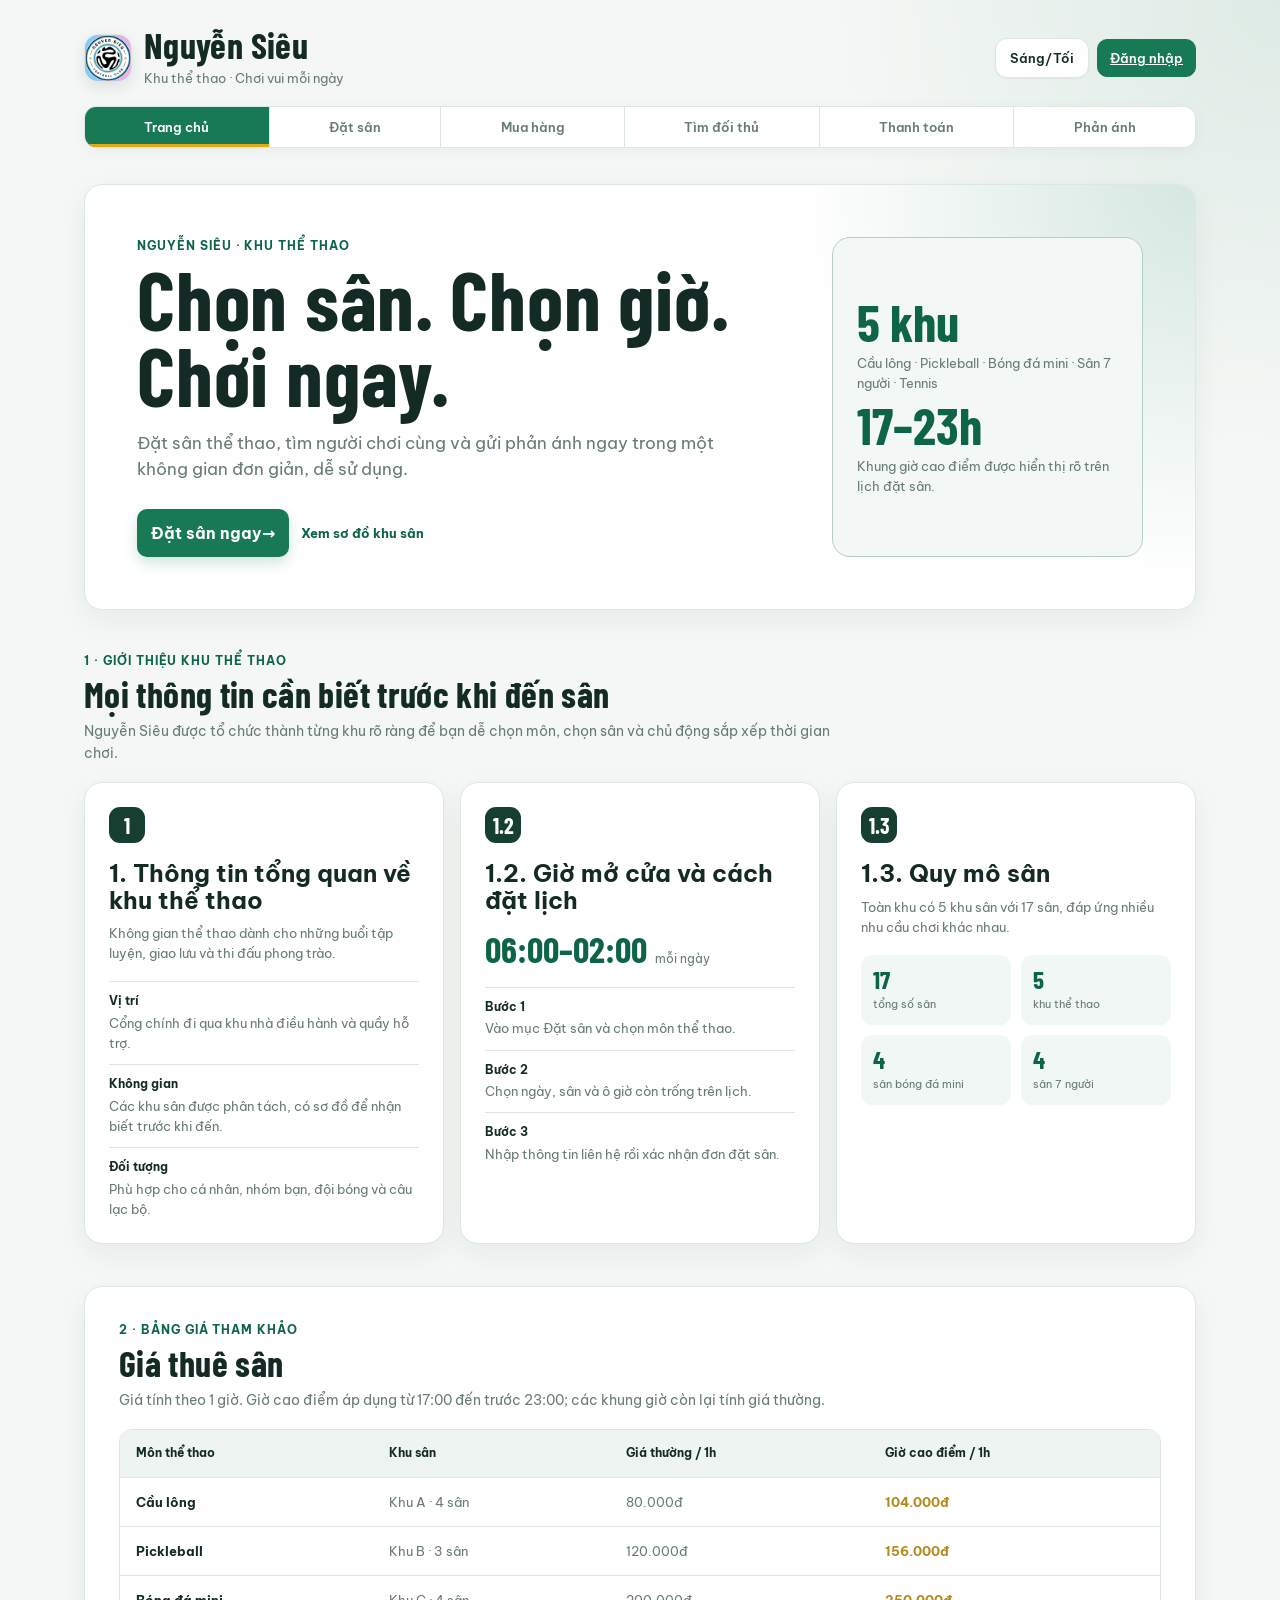
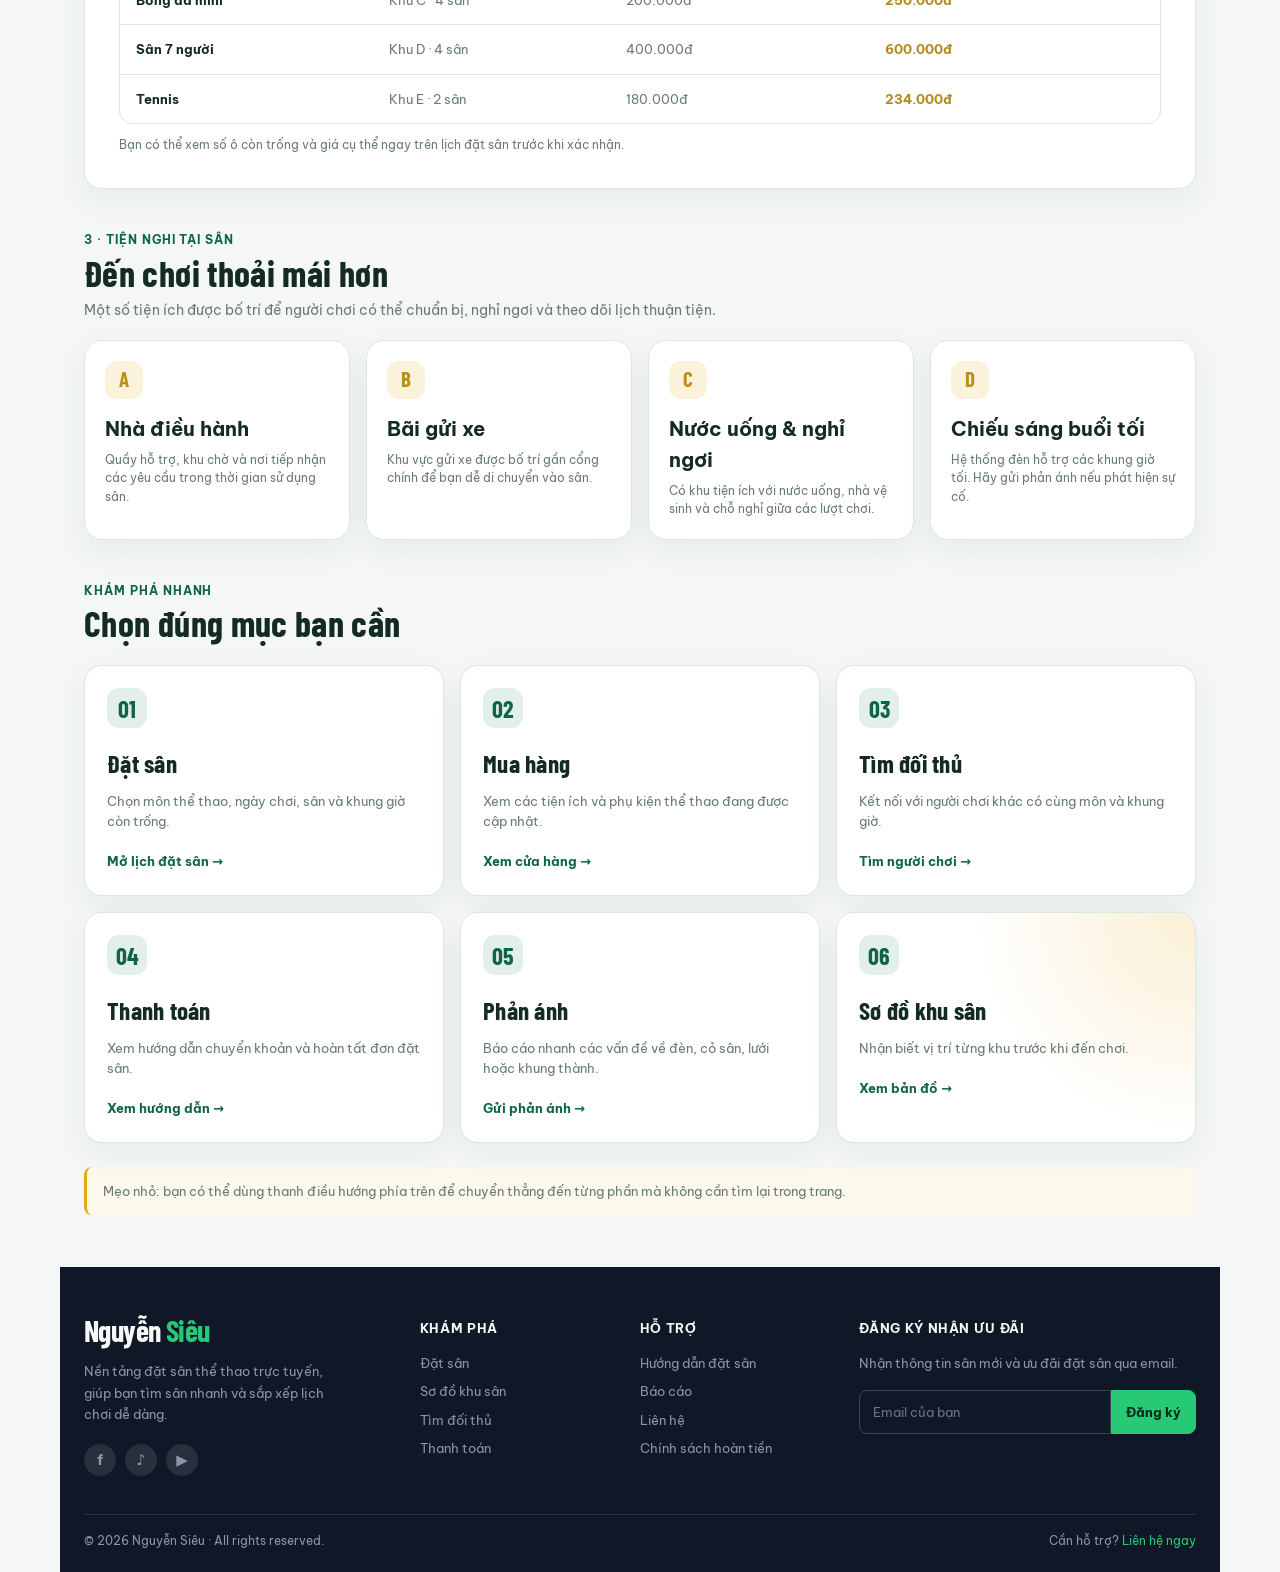
<file: index.html>
<!doctype html>
<html lang="vi">
<head>
  <meta charset="utf-8">
  <meta name="viewport" content="width=device-width, initial-scale=1">
  <title>Nguyễn Siêu · Trang chủ</title>
  <script>
    const destination = new URLSearchParams(window.location.search).has('auth')
      ? 'dat-san.html'
      : 'trang-chu.html';
    window.location.replace(`${destination}${window.location.search}${window.location.hash}`);
  </script>
</head>
<body>
  <p>Đang chuyển đến <a href="trang-chu.html">trang chủ</a>…</p>
</body>
</html>
</file>
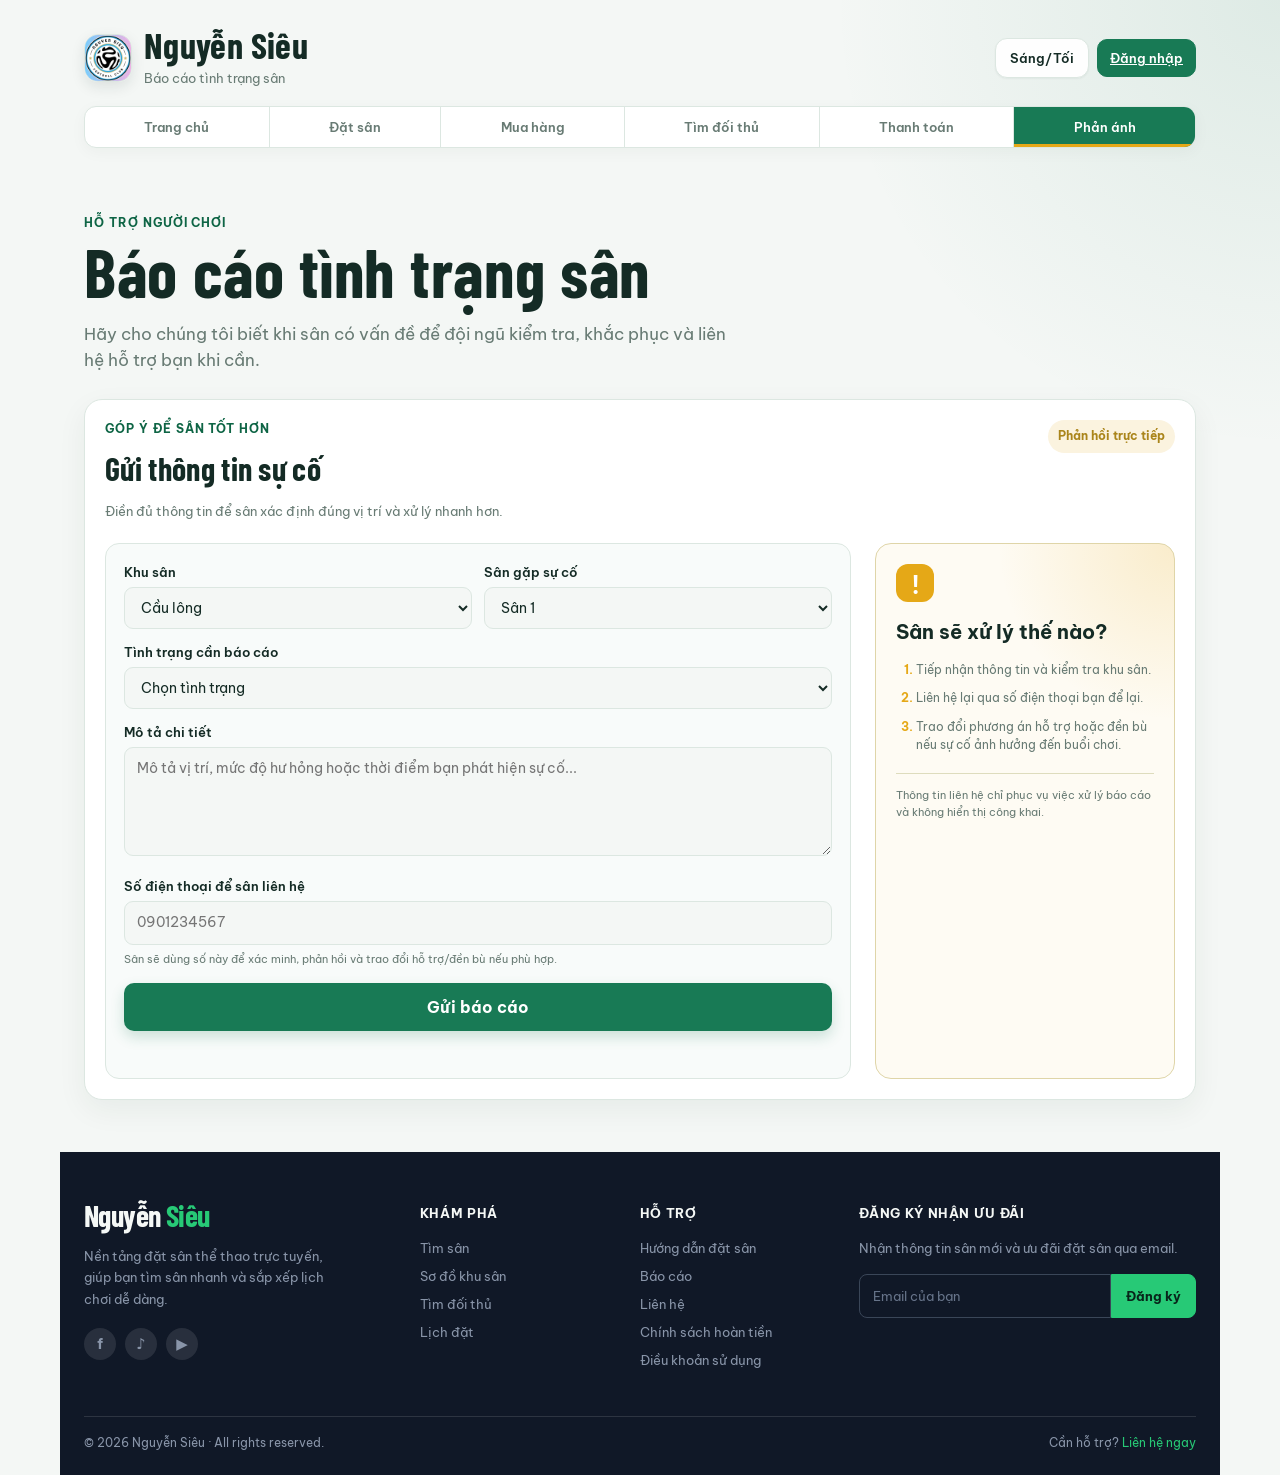
<file: bao-cao.html>
<!doctype html>
<html lang="vi">

<head>
  <meta charset="utf-8">
  <meta name="viewport" content="width=device-width, initial-scale=1, viewport-fit=cover">
  <title>Báo cáo tình trạng sân · Nguyễn Siêu</title>
  <link rel="preconnect" href="https://fonts.googleapis.com">
  <link
    href="https://fonts.googleapis.com/css2?family=Barlow+Condensed:wght@600;700&family=Be+Vietnam+Pro:wght@400;500;600&display=swap"
    rel="stylesheet">
  <link rel="stylesheet" href="style.css">
</head>

<body class="report-page">
  <div class="wrap" id="top">
    <header class="help-header">
      <a class="brand" href="trang-chu.html" aria-label="Trang chủ Nguyễn Siêu">
        <img
          class="site-logo"
          src="458473434_485744307585102_5914503607275514249_n.jpg"
          alt="Logo sân thể thao">
        <span>
          <h1>Nguyễn Siêu</h1>
          <p>Báo cáo tình trạng sân</p>
        </span>
      </a>

      <div class="header-actions">
        <button class="icon-btn" id="theme" type="button" aria-label="Đổi giao diện sáng/tối">Sáng/Tối</button>
        <div class="auth-actions" id="authActions">
          <a class="auth-btn primary" href="dat-san.html?auth=login">Đăng nhập</a>
        </div>
        <div class="user-area" id="userArea" hidden>
          <span class="user-name" id="userName"></span>
          <button class="auth-btn" type="button" data-logout>Đăng xuất</button>
        </div>
      </div>
    </header>

    <nav class="site-tabs" aria-label="Điều hướng chính">
      <a class="site-tab" href="trang-chu.html">Trang chủ</a>
      <a class="site-tab" href="dat-san.html">Đặt sân</a>
      <a class="site-tab" href="mua-hang.html">Mua hàng</a>
      <a class="site-tab" href="tim-doi-thu.html">Tìm đối thủ</a>
      <a class="site-tab" href="thanh-toan.html">Thanh toán</a>
      <a class="site-tab is-active" href="bao-cao.html" aria-current="page">Phản ánh</a>
    </nav>

    <main class="report-page-main">
      <section class="report-page-hero" aria-labelledby="reportPageTitle">
        <p class="eyebrow">Hỗ trợ người chơi</p>
        <h1 id="reportPageTitle">Báo cáo tình trạng sân</h1>
        <p>Hãy cho chúng tôi biết khi sân có vấn đề để đội ngũ kiểm tra, khắc phục và liên hệ hỗ trợ bạn khi cần.</p>
      </section>

      <section class="card report-section report-page-card" aria-labelledby="reportFormTitle">
        <div class="report-heading">
          <div>
            <p class="eyebrow">Góp ý để sân tốt hơn</p>
            <h2 id="reportFormTitle">Gửi thông tin sự cố</h2>
            <p class="report-intro">Điền đủ thông tin để sân xác định đúng vị trí và xử lý nhanh hơn.</p>
          </div>
          <span class="report-badge">Phản hồi trực tiếp</span>
        </div>

        <div class="report-layout">
          <form class="report-form" id="reportForm">
            <div class="report-form-grid">
              <div>
                <label for="reportSport">Khu sân</label>
                <select id="reportSport" required></select>
              </div>
              <div>
                <label for="reportCourt">Sân gặp sự cố</label>
                <select id="reportCourt" required></select>
              </div>
            </div>

            <label for="reportIssue">Tình trạng cần báo cáo</label>
            <select id="reportIssue" required>
              <option value="" selected disabled>Chọn tình trạng</option>
              <option value="Bóng đèn">Bóng đèn / hệ thống chiếu sáng</option>
              <option value="Cỏ sân">Cỏ sân / mặt sân</option>
              <option value="Lưới">Lưới sân</option>
              <option value="Khung thành">Khung thành</option>
              <option value="Khác">Vấn đề khác</option>
            </select>

            <label for="reportDescription">Mô tả chi tiết</label>
            <textarea id="reportDescription" rows="4" maxlength="500" minlength="10" required placeholder="Mô tả vị trí, mức độ hư hỏng hoặc thời điểm bạn phát hiện sự cố..."></textarea>

            <label for="reportPhone">Số điện thoại để sân liên hệ</label>
            <input id="reportPhone" type="tel" inputmode="tel" autocomplete="tel" placeholder="0901234567" required>
            <p class="report-phone-hint">Sân sẽ dùng số này để xác minh, phản hồi và trao đổi hỗ trợ/đền bù nếu phù hợp.</p>

            <button class="cta" type="submit">Gửi báo cáo</button>
            <p class="msg" id="reportMsg" aria-live="polite"></p>
          </form>

          <aside class="report-side">
            <div class="report-side-icon" aria-hidden="true">!</div>
            <h3>Sân sẽ xử lý thế nào?</h3>
            <ol>
              <li>Tiếp nhận thông tin và kiểm tra khu sân.</li>
              <li>Liên hệ lại qua số điện thoại bạn để lại.</li>
              <li>Trao đổi phương án hỗ trợ hoặc đền bù nếu sự cố ảnh hưởng đến buổi chơi.</li>
            </ol>
            <p class="report-privacy">Thông tin liên hệ chỉ phục vụ việc xử lý báo cáo và không hiển thị công khai.</p>
          </aside>
        </div>
      </section>
    </main>

    <footer class="site-footer" id="footer">
      <div class="footer-grid">
        <section class="footer-brand" aria-label="Giới thiệu Nguyễn Siêu">
          <a class="footer-logo" href="trang-chu.html">Nguyễn <span>Siêu</span></a>
          <p>Nền tảng đặt sân thể thao trực tuyến, giúp bạn tìm sân nhanh và sắp xếp lịch chơi dễ dàng.</p>
          <div class="footer-social" aria-label="Mạng xã hội">
            <a href="https://www.facebook.com/profile.php?id=100084486094092" aria-label="Facebook">f</a>
            <a href="https://www.tiktok.com/@thanhnguyenchannel" aria-label="TikTok">♪</a>
            <a href="https://www.youtube.com/@Thanh.Football.638" aria-label="YouTube">▶</a>
          </div>
        </section>

        <nav class="footer-links" aria-label="Khám phá">
          <h3>Khám phá</h3>
          <a href="dat-san.html#sports">Tìm sân</a>
          <a href="dat-san.html#venueMap">Sơ đồ khu sân</a>
          <a href="tim-doi-thu.html">Tìm đối thủ</a>
          <a href="dat-san.html#mine">Lịch đặt</a>
        </nav>

        <nav class="footer-links" aria-label="Hỗ trợ">
          <h3>Hỗ trợ</h3>
          <a href="huong-dan.html">Hướng dẫn đặt sân</a>
          <a href="bao-cao.html" aria-current="page">Báo cáo</a>
          <a href="dieu-khoan-chinh-sach.html#contact">Liên hệ</a>
          <a href="dieu-khoan-chinh-sach.html#refund-policy">Chính sách hoàn tiền</a>
          <a href="dieu-khoan-chinh-sach.html#terms">Điều khoản sử dụng</a>
        </nav>

        <section class="footer-newsletter" aria-label="Đăng ký nhận ưu đãi">
          <h3>Đăng ký nhận ưu đãi</h3>
          <p>Nhận thông tin sân mới và ưu đãi đặt sân qua email.</p>
          <form id="footerNewsletter">
            <label class="sr-only" for="newsletterEmail">Email nhận ưu đãi</label>
            <div class="newsletter-control">
              <input id="newsletterEmail" type="email" placeholder="Email của bạn" autocomplete="email" required>
              <button type="submit">Đăng ký</button>
            </div>
            <p class="footer-form-msg" id="newsletterMsg" aria-live="polite"></p>
          </form>
        </section>
      </div>

      <div class="footer-bottom">
        <span>© 2026 Nguyễn Siêu · All rights reserved.</span>
        <span>Cần hỗ trợ? <a href="dieu-khoan-chinh-sach.html#contact">Liên hệ ngay</a></span>
      </div>
    </footer>
  </div>

  <script src="site-pages.js"></script>
  <script src="report-page.js"></script>
</body>

</html>
</file>
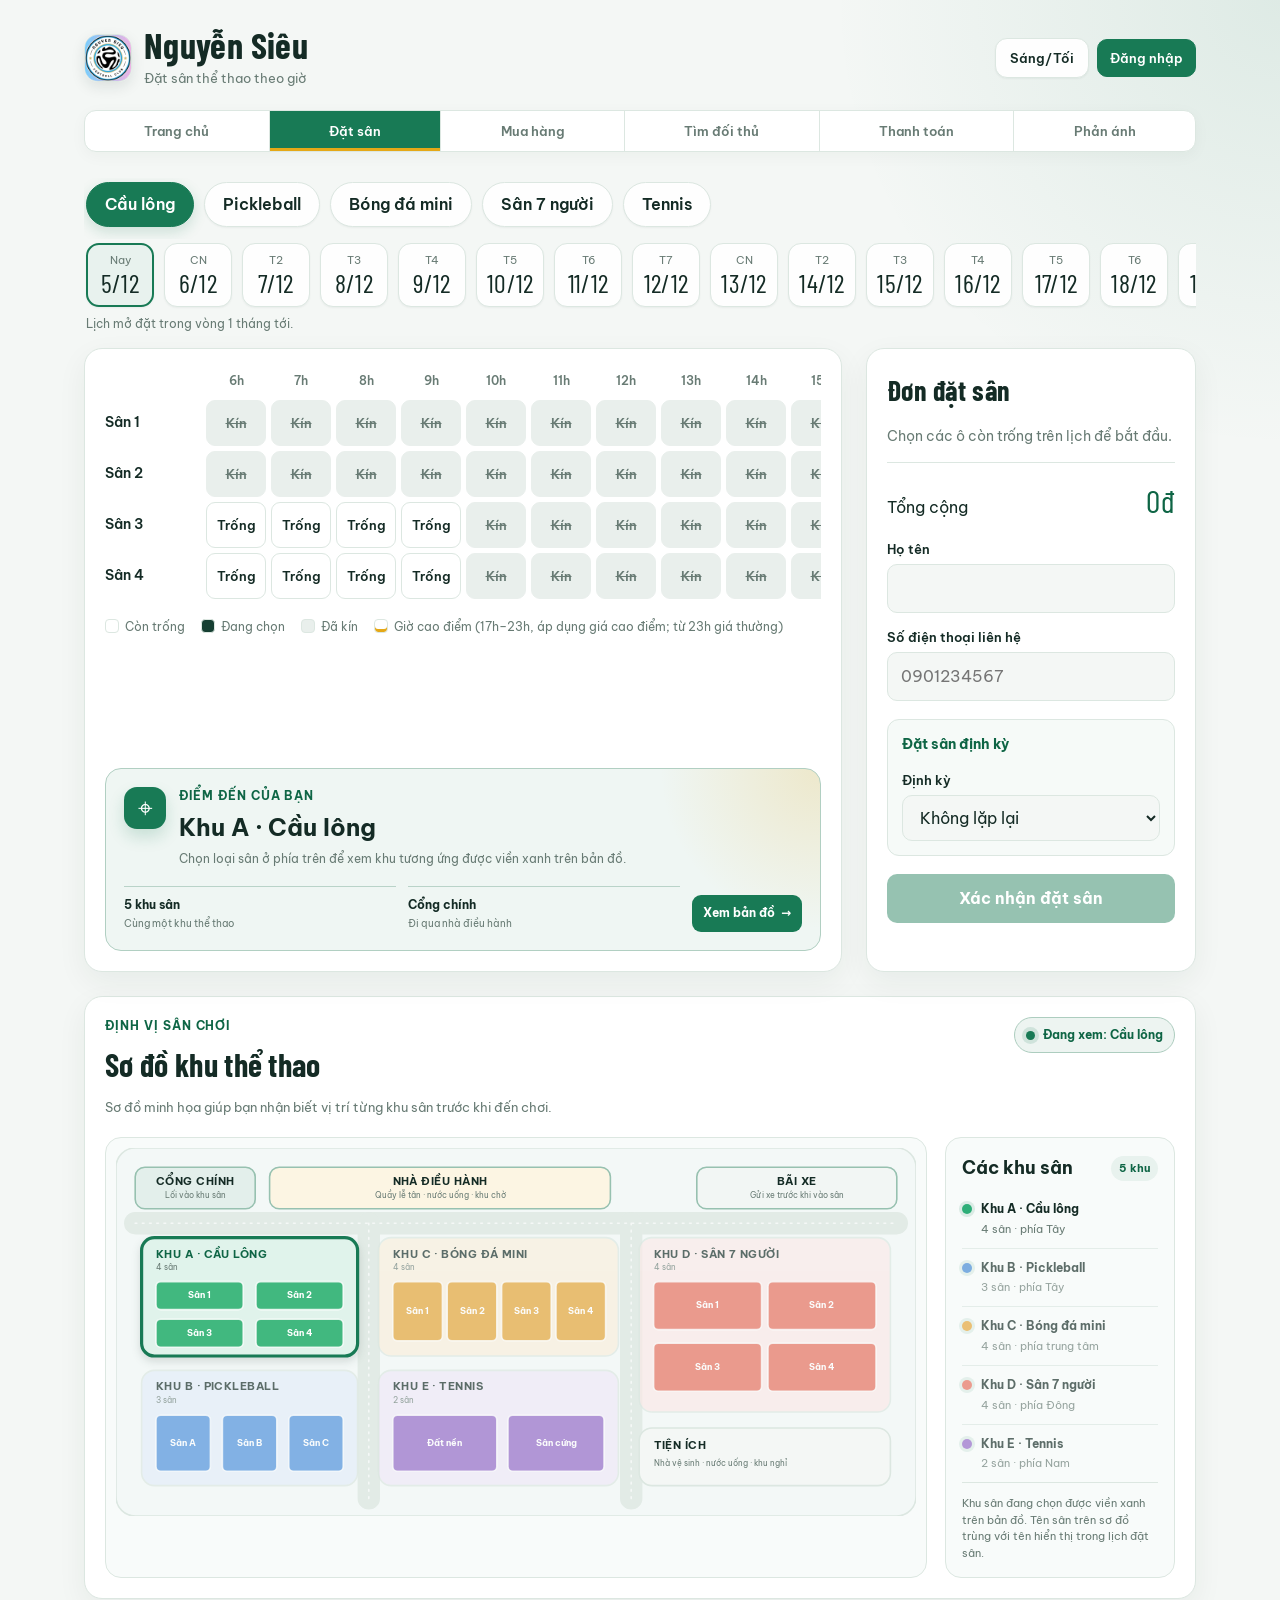
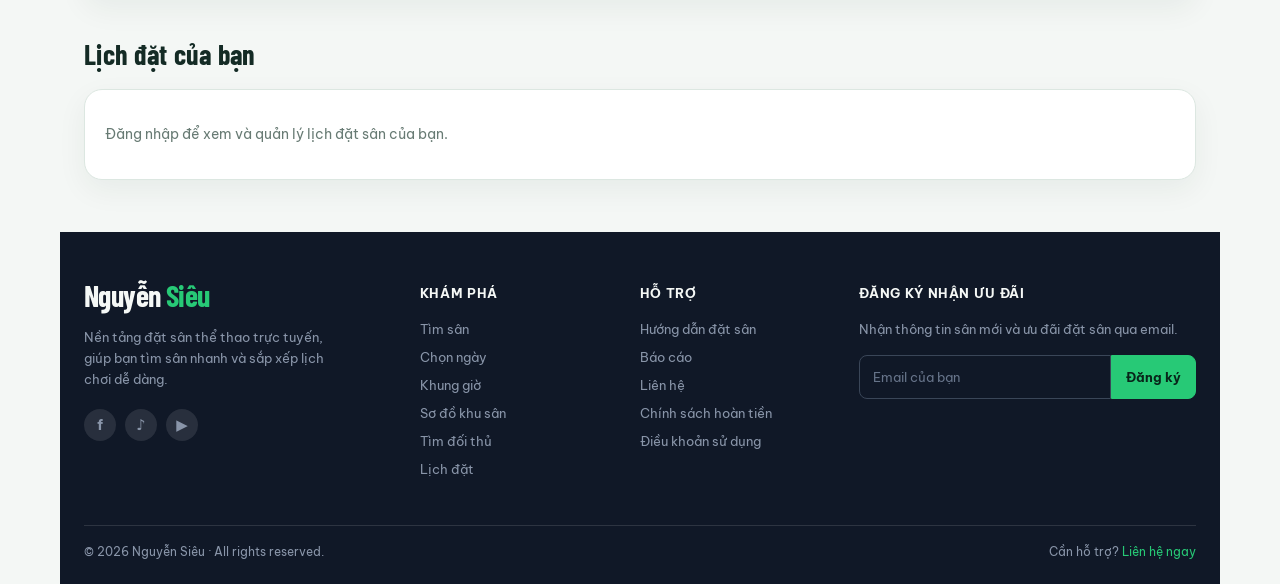
<file: dat-san.html>
<!doctype html>
<html lang="vi">

<head>
  <meta charset="utf-8">
  <meta name="viewport" content="width=device-width, initial-scale=1, viewport-fit=cover">
  <title>Đặt sân · Nguyễn Siêu</title>
  <link rel="preconnect" href="https://fonts.googleapis.com">
  <link
    href="https://fonts.googleapis.com/css2?family=Barlow+Condensed:wght@600;700&family=Be+Vietnam+Pro:wght@400;500;600&display=swap"
    rel="stylesheet">
  <link rel="stylesheet" href="style.css">
</head>

<body>
  <div class="wrap" id="top">
    <header>
      <div class="brand">
        <img
          class="site-logo"
          src="458473434_485744307585102_5914503607275514249_n.jpg"
          alt="Logo sân thể thao">
        <div>
          <h1>Nguyễn Siêu</h1>
          <p>Đặt sân thể thao theo giờ</p>
        </div>
      </div>

      <div class="header-actions">
        <button class="icon-btn" id="theme" aria-label="Đổi giao diện sáng/tối">Sáng/Tối</button>

        <div class="auth-actions" id="authActions">
          <button class="auth-btn primary" id="loginBtn">Đăng nhập</button>
        </div>

        <div class="user-area" id="userArea" hidden>
          <span class="user-name" id="userName"></span>
          <button class="auth-btn" id="logoutBtn">Đăng xuất</button>
        </div>
      </div>
    </header>

    <nav class="site-tabs" aria-label="Điều hướng chính">
      <a class="site-tab" href="trang-chu.html">Trang chủ</a>
      <a class="site-tab is-active" href="dat-san.html" aria-current="page">Đặt sân</a>
      <a class="site-tab" href="mua-hang.html">Mua hàng</a>
      <a class="site-tab" href="tim-doi-thu.html">Tìm đối thủ</a>
      <a class="site-tab" href="thanh-toan.html">Thanh toán</a>
      <a class="site-tab" href="bao-cao.html">Phản ánh</a>
    </nav>

    <div class="tabs" id="sports" role="group" aria-label="Chọn loại sân"></div>
    <div class="days" id="days" role="group" aria-label="Chọn ngày"></div>
    <p class="booking-window">Lịch mở đặt trong vòng 1 tháng tới.</p>

    <div class="main">
      <section class="card">
        <div class="scroll">
          <div class="grid" id="grid"></div>
        </div>

        <div class="legend">
          <span><i style="background:var(--surface)"></i>Còn trống</span>
          <span><i style="background:var(--sel)"></i>Đang chọn</span>
          <span><i style="background:var(--taken)"></i>Đã kín</span>
          <span><i style="background:var(--surface);box-shadow:inset 0 -3px var(--hot)"></i>Giờ cao điểm (17h–23h, áp dụng giá cao điểm; từ 23h giá thường)</span>
        </div>

        <div class="venue-quick-info">
          <div class="venue-quick-main">
            <div class="venue-quick-icon" aria-hidden="true">⌖</div>
            <div>
              <p class="eyebrow">Điểm đến của bạn</p>
              <h3 id="venueQuickTitle">Khu A · Cầu lông</h3>
              <p>Chọn loại sân ở phía trên để xem khu tương ứng được viền xanh trên bản đồ.</p>
            </div>
          </div>
          <div class="venue-quick-meta">
            <span><strong>5 khu sân</strong><small>Cùng một khu thể thao</small></span>
            <span><strong>Cổng chính</strong><small>Đi qua nhà điều hành</small></span>
            <a class="venue-quick-link" href="#venueMap">Xem bản đồ <span aria-hidden="true">→</span></a>
          </div>
        </div>
      </section>

      <aside class="card" aria-live="polite">
        <h2>Đơn đặt sân</h2>
        <div id="sum"></div>
        <div class="total">
          <span>Tổng cộng</span>
          <span class="num" id="total">0đ</span>
        </div>

        <label for="nm">Họ tên</label>
        <input id="nm" autocomplete="name">

        <label for="ph">Số điện thoại liên hệ</label>
        <input id="ph" inputmode="tel" autocomplete="tel" placeholder="0901234567">

        <div class="repeat-section">
          <p class="repeat-title">Đặt sân định kỳ</p>
          <label for="repeatCycle">Định kỳ</label>
          <select id="repeatCycle">
            <option value="none">Không lặp lại</option>
            <option value="week">Hàng tuần</option>
            <option value="month">Hàng tháng</option>
          </select>

          <div id="repeatFields" hidden>
            <label for="repeatStart">Ngày bắt đầu</label>
            <input id="repeatStart" type="date">

            <label for="repeatCount">Tổng số lượt đặt</label>
            <input id="repeatCount" type="number" min="2" max="52" value="4" inputmode="numeric">
            <p class="repeat-hint" id="repeatHint">Tính cả lượt đầu tiên.</p>
          </div>
        </div>

        <button class="cta" id="go">Xác nhận đặt sân</button>
        <p class="msg" id="msg"></p>
      </aside>
    </div>

    <section class="venue-map-card card" id="venueMap" aria-labelledby="venueMapTitle">
      <div class="venue-map-heading">
        <div>
          <p class="eyebrow">Định vị sân chơi</p>
          <h2 id="venueMapTitle">Sơ đồ khu thể thao</h2>
          <p class="venue-map-intro">Sơ đồ minh họa giúp bạn nhận biết vị trí từng khu sân trước khi đến chơi.</p>
        </div>
        <div class="venue-map-status" aria-live="polite">
          <span class="venue-map-status-dot"></span>
          <span id="venueMapCurrent">Đang xem: Cầu lông</span>
        </div>
      </div>

      <div class="venue-map-layout">
        <div class="venue-map-visual">
          <svg class="venue-map-svg" viewBox="0 0 1000 460" role="img" aria-labelledby="venueMapSvgTitle venueMapSvgDescription">
            <title id="venueMapSvgTitle">Sơ đồ các khu sân thể thao Nguyễn Siêu</title>
            <desc id="venueMapSvgDescription">Bản đồ gồm khu cầu lông, pickleball, bóng đá mini, sân 7 người, tennis, cổng chính, nhà điều hành và bãi xe.</desc>

            <rect class="map-ground" x="0" y="0" width="1000" height="460" rx="24"></rect>
            <path class="map-road" d="M24 94H976"></path>
            <path class="map-road" d="M316 94V438M644 94V438"></path>
            <path class="map-walkway" d="M24 94H976M316 94V438M644 94V438"></path>

            <g class="map-entrance">
              <rect x="24" y="24" width="150" height="52" rx="12"></rect>
              <text class="map-building-title" x="99" y="46" text-anchor="middle">CỔNG CHÍNH</text>
              <text class="map-building-subtitle" x="99" y="63" text-anchor="middle">Lối vào khu sân</text>
            </g>
            <g class="map-building">
              <rect x="192" y="24" width="426" height="52" rx="12"></rect>
              <text class="map-building-title" x="405" y="46" text-anchor="middle">NHÀ ĐIỀU HÀNH</text>
              <text class="map-building-subtitle" x="405" y="63" text-anchor="middle">Quầy lễ tân · nước uống · khu chờ</text>
            </g>
            <g class="map-parking">
              <rect x="726" y="24" width="250" height="52" rx="12"></rect>
              <text class="map-building-title" x="851" y="46" text-anchor="middle">BÃI XE</text>
              <text class="map-building-subtitle" x="851" y="63" text-anchor="middle">Gửi xe trước khi vào sân</text>
            </g>

            <g class="map-zone map-zone--cl" data-map-sport="cl" aria-label="Khu A, cầu lông">
              <rect class="map-zone-bg" x="32" y="112" width="270" height="148" rx="16"></rect>
              <text class="map-zone-title" x="50" y="137">KHU A · CẦU LÔNG</text>
              <text class="map-zone-subtitle" x="50" y="153">4 sân</text>
              <rect class="map-court" x="50" y="167" width="109" height="35" rx="6"></rect>
              <rect class="map-court" x="175" y="167" width="109" height="35" rx="6"></rect>
              <rect class="map-court" x="50" y="214" width="109" height="35" rx="6"></rect>
              <rect class="map-court" x="175" y="214" width="109" height="35" rx="6"></rect>
              <text class="map-court-label" x="104" y="185">Sân 1</text>
              <text class="map-court-label" x="229" y="185">Sân 2</text>
              <text class="map-court-label" x="104" y="232">Sân 3</text>
              <text class="map-court-label" x="229" y="232">Sân 4</text>
            </g>

            <g class="map-zone map-zone--pb" data-map-sport="pb" aria-label="Khu B, pickleball">
              <rect class="map-zone-bg" x="32" y="278" width="270" height="144" rx="16"></rect>
              <text class="map-zone-title" x="50" y="303">KHU B · PICKLEBALL</text>
              <text class="map-zone-subtitle" x="50" y="319">3 sân</text>
              <rect class="map-court" x="50" y="334" width="68" height="70" rx="6"></rect>
              <rect class="map-court" x="133" y="334" width="68" height="70" rx="6"></rect>
              <rect class="map-court" x="216" y="334" width="68" height="70" rx="6"></rect>
              <text class="map-court-label" x="84" y="369">Sân A</text>
              <text class="map-court-label" x="167" y="369">Sân B</text>
              <text class="map-court-label" x="250" y="369">Sân C</text>
            </g>

            <g class="map-zone map-zone--fb" data-map-sport="fb" aria-label="Khu C, bóng đá mini, 4 sân">
              <rect class="map-zone-bg" x="328" y="112" width="300" height="148" rx="16"></rect>
              <text class="map-zone-title" x="346" y="137">KHU C · BÓNG ĐÁ MINI</text>
              <text class="map-zone-subtitle" x="346" y="153">4 sân</text>
              <rect class="map-court" x="346" y="167" width="62" height="74" rx="6"></rect>
              <rect class="map-court" x="414" y="167" width="62" height="74" rx="6"></rect>
              <rect class="map-court" x="482" y="167" width="62" height="74" rx="6"></rect>
              <rect class="map-court" x="550" y="167" width="62" height="74" rx="6"></rect>
              <text class="map-court-label" x="377" y="204">Sân 1</text>
              <text class="map-court-label" x="445" y="204">Sân 2</text>
              <text class="map-court-label" x="513" y="204">Sân 3</text>
              <text class="map-court-label" x="581" y="204">Sân 4</text>
            </g>

            <g class="map-zone map-zone--fb7" data-map-sport="fb7" aria-label="Khu D, sân 7 người, 4 sân">
              <rect class="map-zone-bg" x="654" y="112" width="314" height="218" rx="16"></rect>
              <text class="map-zone-title" x="672" y="137">KHU D · SÂN 7 NGƯỜI</text>
              <text class="map-zone-subtitle" x="672" y="153">4 sân</text>
              <rect class="map-court" x="672" y="167" width="135" height="60" rx="6"></rect>
              <rect class="map-court" x="815" y="167" width="135" height="60" rx="6"></rect>
              <rect class="map-court" x="672" y="244" width="135" height="60" rx="6"></rect>
              <rect class="map-court" x="815" y="244" width="135" height="60" rx="6"></rect>
              <text class="map-court-label" x="739" y="197">Sân 1</text>
              <text class="map-court-label" x="882" y="197">Sân 2</text>
              <text class="map-court-label" x="739" y="274">Sân 3</text>
              <text class="map-court-label" x="882" y="274">Sân 4</text>
            </g>

            <g class="map-zone map-zone--tn" data-map-sport="tn" aria-label="Khu E, tennis">
              <rect class="map-zone-bg" x="328" y="278" width="300" height="144" rx="16"></rect>
              <text class="map-zone-title" x="346" y="303">KHU E · TENNIS</text>
              <text class="map-zone-subtitle" x="346" y="319">2 sân</text>
              <rect class="map-court" x="346" y="334" width="130" height="70" rx="6"></rect>
              <rect class="map-court" x="490" y="334" width="120" height="70" rx="6"></rect>
              <text class="map-court-label" x="411" y="369">Đất nền</text>
              <text class="map-court-label" x="550" y="369">Sân cứng</text>
            </g>

            <g class="map-facility">
              <rect x="654" y="350" width="314" height="72" rx="16"></rect>
              <text class="map-facility-title" x="672" y="376">TIỆN ÍCH</text>
              <text class="map-facility-subtitle" x="672" y="397">Nhà vệ sinh · nước uống · khu nghỉ</text>
            </g>
          </svg>
        </div>

        <aside class="venue-map-details" aria-label="Danh sách khu sân">
          <div class="venue-map-details-heading">
            <h3>Các khu sân</h3>
            <span>5 khu</span>
          </div>
          <div class="venue-map-places">
            <div class="venue-map-place venue-map-place--cl" data-map-sport="cl">
              <span class="venue-map-place-dot"></span>
              <div><strong>Khu A · Cầu lông</strong><small>4 sân · phía Tây</small></div>
            </div>
            <div class="venue-map-place venue-map-place--pb" data-map-sport="pb">
              <span class="venue-map-place-dot"></span>
              <div><strong>Khu B · Pickleball</strong><small>3 sân · phía Tây</small></div>
            </div>
            <div class="venue-map-place venue-map-place--fb" data-map-sport="fb">
              <span class="venue-map-place-dot"></span>
              <div><strong>Khu C · Bóng đá mini</strong><small>4 sân · phía trung tâm</small></div>
            </div>
            <div class="venue-map-place venue-map-place--fb7" data-map-sport="fb7">
              <span class="venue-map-place-dot"></span>
              <div><strong>Khu D · Sân 7 người</strong><small>4 sân · phía Đông</small></div>
            </div>
            <div class="venue-map-place venue-map-place--tn" data-map-sport="tn">
              <span class="venue-map-place-dot"></span>
              <div><strong>Khu E · Tennis</strong><small>2 sân · phía Nam</small></div>
            </div>
          </div>
          <p class="venue-map-note">Khu sân đang chọn được viền xanh trên bản đồ. Tên sân trên sơ đồ trùng với tên hiển thị trong lịch đặt sân.</p>
        </aside>
      </div>
    </section>

    <h2 class="sec">Lịch đặt của bạn</h2>
    <section class="card" id="mine"></section>

    <footer class="site-footer" id="footer">
      <div class="footer-grid">
        <section class="footer-brand" aria-label="Giới thiệu Nguyễn Siêu">
          <a class="footer-logo" href="#top">Nguyễn <span>Siêu</span></a>
          <p>Nền tảng đặt sân thể thao trực tuyến, giúp bạn tìm sân nhanh và sắp xếp lịch chơi dễ dàng.</p>
          <div class="footer-social" aria-label="Mạng xã hội">
            <a href="https://www.facebook.com/profile.php?id=100084486094092" aria-label="Facebook">f</a>
            <a href="https://www.tiktok.com/@thanhnguyenchannel" aria-label="TikTok">♪</a>
            <a href="https://www.youtube.com/@Thanh.Football.638" aria-label="YouTube">▶</a>
          </div>
        </section>

        <nav class="footer-links" aria-label="Khám phá">
          <h3>Khám phá</h3>
          <a href="#sports">Tìm sân</a>
          <a href="#days">Chọn ngày</a>
          <a href="#grid">Khung giờ</a>
          <a href="#venueMap">Sơ đồ khu sân</a>
          <a href="tim-doi-thu.html">Tìm đối thủ</a>
          <a href="#mine">Lịch đặt</a>
        </nav>

        <nav class="footer-links" aria-label="Hỗ trợ">
          <h3>Hỗ trợ</h3>
          <a href="huong-dan.html">Hướng dẫn đặt sân</a>
          <a href="bao-cao.html">Báo cáo</a>
          <a href="#contactModal" data-open-contact>Liên hệ</a>
          <a href="dieu-khoan-chinh-sach.html#refund-policy">Chính sách hoàn tiền</a>
          <a href="dieu-khoan-chinh-sach.html#terms">Điều khoản sử dụng</a>
        </nav>

        <section class="footer-newsletter" aria-label="Đăng ký nhận ưu đãi">
          <h3>Đăng ký nhận ưu đãi</h3>
          <p>Nhận thông tin sân mới và ưu đãi đặt sân qua email.</p>
          <form id="footerNewsletter">
            <label class="sr-only" for="newsletterEmail">Email nhận ưu đãi</label>
            <div class="newsletter-control">
              <input id="newsletterEmail" type="email" placeholder="Email của bạn" autocomplete="email" required>
              <button type="submit">Đăng ký</button>
            </div>
            <p class="footer-form-msg" id="newsletterMsg" aria-live="polite"></p>
          </form>
        </section>
      </div>

      <div class="footer-bottom">
        <span>© 2026 Nguyễn Siêu · All rights reserved.</span>
        <span>Cần hỗ trợ? <a href="#contactModal" data-open-contact>Liên hệ ngay</a></span>
      </div>
    </footer>
  </div>

  <div class="auth-modal" id="authModal" hidden>
    <div class="auth-backdrop" data-close-auth></div>
    <section class="auth-dialog" role="dialog" aria-modal="true" aria-labelledby="authTitle">
      <button class="auth-close" id="authClose" aria-label="Đóng cửa sổ">×</button>
      <p class="eyebrow">Tài khoản Nguyễn Siêu</p>
      <h2 id="authTitle">Đăng nhập</h2>
      <p class="auth-hint" id="authHint">Đăng nhập để xác nhận và quản lý lịch đặt sân.</p>

      <form id="authForm">
        <div id="authNameGroup" hidden>
          <label for="authName">Họ tên</label>
          <input id="authName" autocomplete="name">
        </div>

        <label for="authContact">Email hoặc số điện thoại</label>
        <input
          id="authContact"
          autocomplete="username"
          placeholder="email@example.com hoặc 0901234567"
          required>

        <label for="authPassword">Mật khẩu</label>
        <input id="authPassword" type="password" autocomplete="current-password" required>

        <div id="authConfirmGroup" hidden>
          <label for="authPasswordConfirm">Nhập lại mật khẩu</label>
          <input id="authPasswordConfirm" type="password" autocomplete="new-password">
        </div>

        <button class="cta" id="authSubmit" type="submit">Đăng nhập</button>
        <p class="msg" id="authMsg"></p>
      </form>

      <p class="auth-switch" id="authSwitchText">
        Chưa có tài khoản?
        <button type="button" id="authSwitch">Đăng ký ngay</button>
      </p>
    </section>
  </div>

  <div class="auth-modal" id="contactModal" hidden>
    <div class="auth-backdrop" data-close-contact></div>
    <section class="auth-dialog contact-dialog" role="dialog" aria-modal="true" aria-labelledby="contactTitle">
      <button class="auth-close" id="contactClose" aria-label="Đóng cửa sổ liên hệ">×</button>
      <p class="eyebrow">Liên hệ hỗ trợ</p>
      <h2 id="contactTitle">Chọn cách liên hệ</h2>
      <p class="auth-hint">Vui lòng chọn một trong các cách dưới đây để được hỗ trợ nhanh nhất.</p>

      <div class="contact-options">
        <div class="contact-option">
          <span class="contact-number">1</span>
          <div class="contact-copy">
            <strong>Liên hệ trực tiếp qua số điện thoại</strong>
            <div class="contact-details">
              <a href="tel:0985544713">0985 544 713</a>
              <span>hoặc</span>
              <a href="tel:0346843598">0346 843 598</a>
            </div>
          </div>
        </div>

        <a class="contact-option" href="https://zalo.me/0985544713" target="_blank" rel="noopener">
          <span class="contact-number">2</span>
          <span class="contact-copy">
            <strong>Liên hệ qua Zalo</strong>
            <span>0985 544 713</span>
          </span>
          <span class="contact-arrow" aria-hidden="true">↗</span>
        </a>

        <a class="contact-option" href="mailto:sanbongnguyensieu@gmail.com">
          <span class="contact-number">3</span>
          <span class="contact-copy">
            <strong>Liên hệ qua email</strong>
            <span>sanbongnguyensieu@gmail.com</span>
          </span>
          <span class="contact-arrow" aria-hidden="true">↗</span>
        </a>
      </div>
    </section>
  </div>

  <div class="payment-modal" id="paymentModal" hidden>
    <div class="payment-backdrop" data-close-payment></div>
    <section class="payment-dialog" role="dialog" aria-modal="true" aria-labelledby="paymentTitle">
      <button class="auth-close" id="paymentClose" aria-label="Đóng cửa sổ thanh toán">×</button>
      <p class="eyebrow">Thanh toán đặt sân</p>
      <h2 id="paymentTitle">Quét mã để thanh toán</h2>
      <p class="auth-hint">Mở ứng dụng ngân hàng, quét mã QR bên dưới và kiểm tra đúng số tiền trước khi chuyển.</p>

      <div class="payment-summary">
        <div>
          <span>Mã đơn</span>
          <strong id="paymentOrderId"></strong>
        </div>
        <div>
          <span>Số tiền</span>
          <strong id="paymentAmount" class="payment-amount"></strong>
        </div>
        <div>
          <span>Lịch đặt</span>
          <strong id="paymentSchedule"></strong>
        </div>
      </div>

      <div class="payment-qr">
        <img id="paymentQr" alt="Mã QR thanh toán VietQR">
      </div>

      <div class="payment-bank">
        <div><span>Ngân hàng</span><strong>Techcombank</strong></div>
        <div><span>Số tài khoản</span><strong>1122777163</strong></div>
        <div><span>Nội dung chuyển khoản</span><strong id="paymentContent"></strong></div>
      </div>

      <button class="copy-payment" id="copyPaymentInfo" type="button">Sao chép thông tin chuyển khoản</button>
      <p class="payment-note">Bản demo chưa tự động đối soát giao dịch. Sau khi chuyển khoản, bạn có thể bấm nút bên dưới để đánh dấu đã thanh toán.</p>
      <button class="cta" id="paymentDone" type="button">Tôi đã chuyển khoản</button>
      <p class="msg" id="paymentMsg"></p>
    </section>
  </div>

  <script src="script.js"></script>
</body>

</html>
</file>
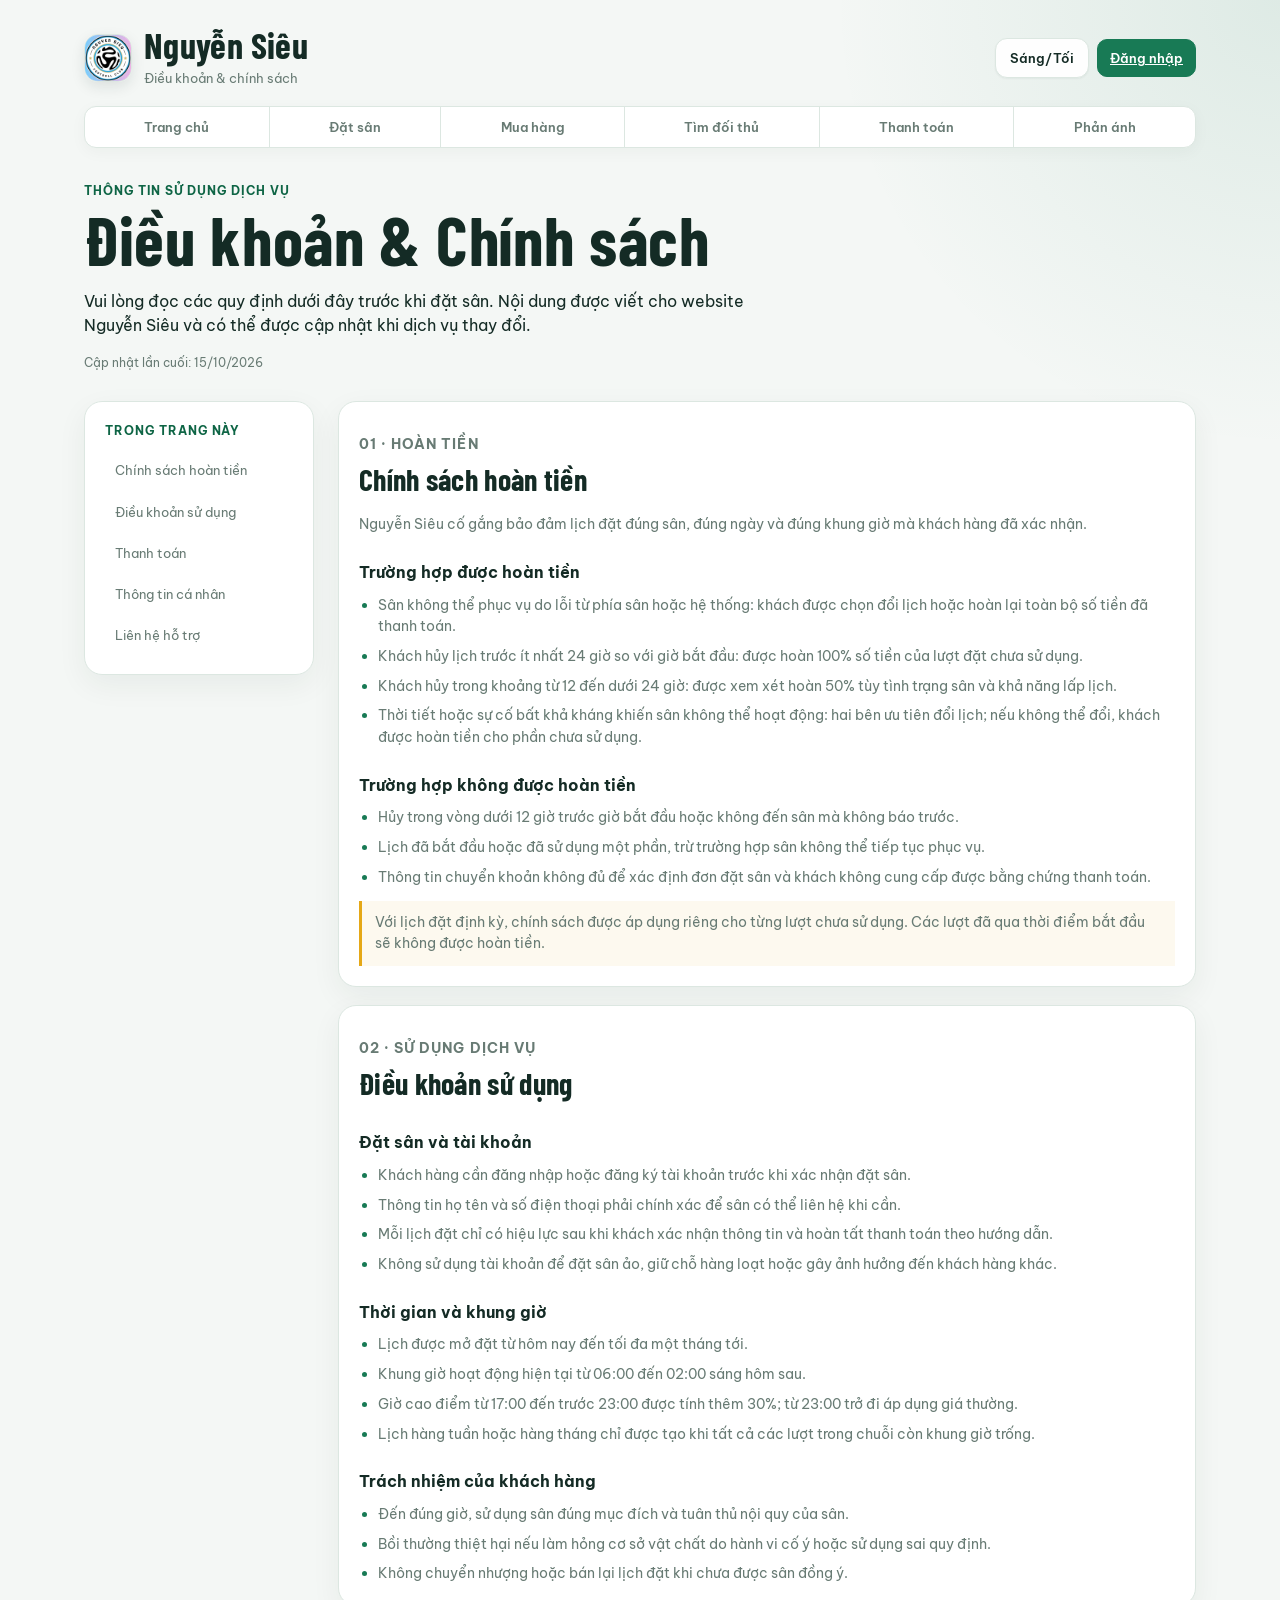
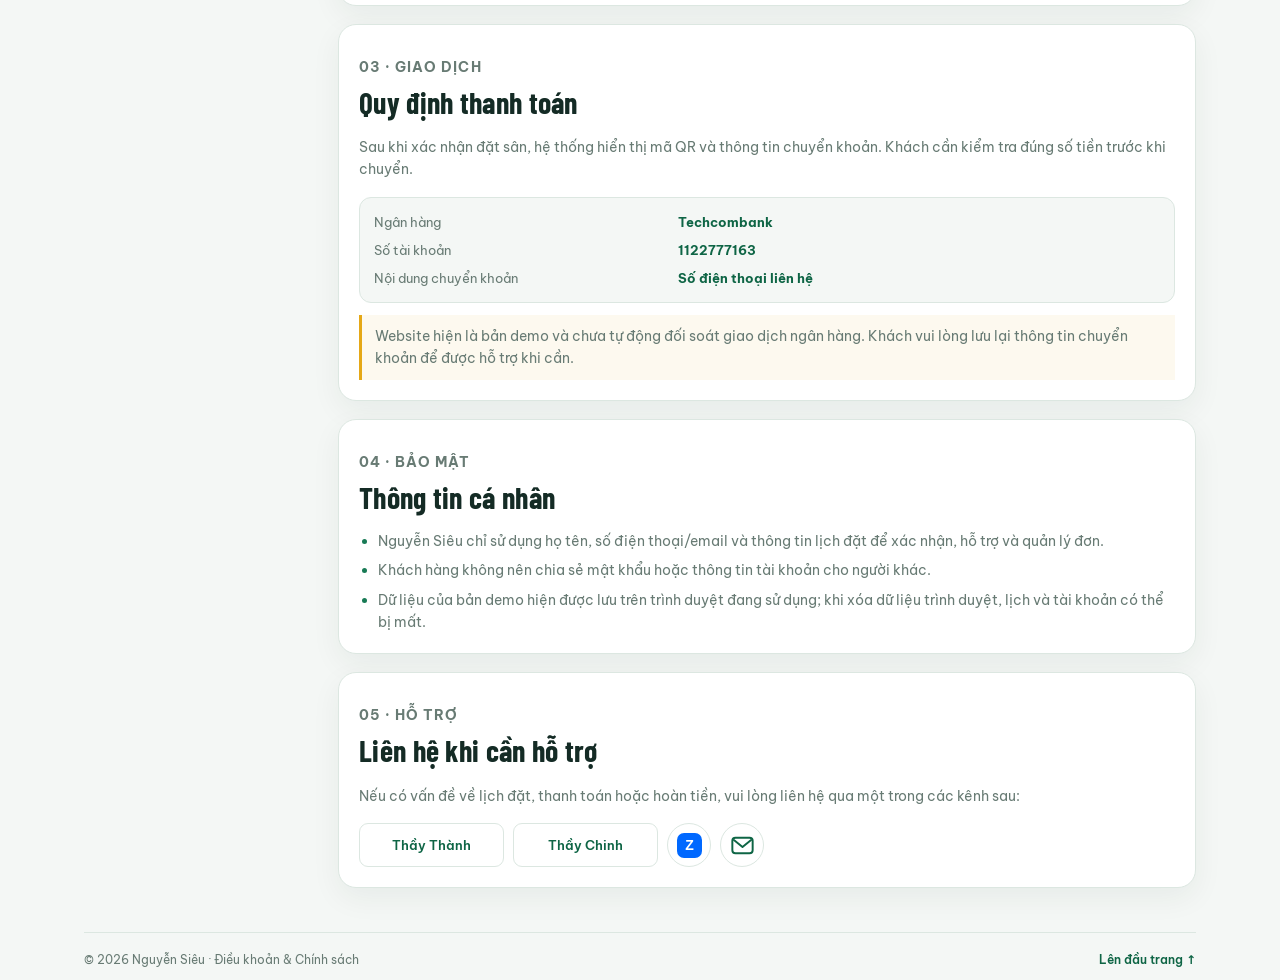
<file: dieu-khoan-chinh-sach.html>
<!doctype html>
<html lang="vi">

<head>
  <meta charset="utf-8">
  <meta name="viewport" content="width=device-width, initial-scale=1, viewport-fit=cover">
  <title>Điều khoản &amp; Chính sách · Nguyễn Siêu</title>
  <link rel="preconnect" href="https://fonts.googleapis.com">
  <link
    href="https://fonts.googleapis.com/css2?family=Barlow+Condensed:wght@600;700&family=Be+Vietnam+Pro:wght@400;500;600&display=swap"
    rel="stylesheet">
  <link rel="stylesheet" href="style.css">
</head>

<body class="help-page legal-page">
  <div class="wrap" id="top">
    <header class="help-header">
      <div class="brand">
        <img
          class="site-logo"
          src="458473434_485744307585102_5914503607275514249_n.jpg"
          alt="Logo sân thể thao">
        <div>
          <h1>Nguyễn Siêu</h1>
          <p>Điều khoản &amp; chính sách</p>
        </div>
      </div>

      <div class="header-actions">
        <button class="icon-btn" id="theme" type="button" aria-label="Đổi giao diện sáng/tối">Sáng/Tối</button>
        <div class="auth-actions" id="authActions">
          <a class="auth-btn primary" href="dat-san.html?auth=login">Đăng nhập</a>
        </div>
        <div class="user-area" id="userArea" hidden>
          <span class="user-name" id="userName"></span>
          <button class="auth-btn" type="button" data-logout>Đăng xuất</button>
        </div>
      </div>
    </header>

    <nav class="site-tabs" aria-label="Điều hướng chính">
      <a class="site-tab" href="trang-chu.html">Trang chủ</a>
      <a class="site-tab" href="dat-san.html">Đặt sân</a>
      <a class="site-tab" href="mua-hang.html">Mua hàng</a>
      <a class="site-tab" href="tim-doi-thu.html">Tìm đối thủ</a>
      <a class="site-tab" href="thanh-toan.html">Thanh toán</a>
      <a class="site-tab" href="bao-cao.html">Phản ánh</a>
    </nav>

    <main>
      <section class="help-hero" aria-labelledby="legalTitle">
        <p class="eyebrow">Thông tin sử dụng dịch vụ</p>
        <h1 id="legalTitle">Điều khoản &amp; Chính sách</h1>
        <p>Vui lòng đọc các quy định dưới đây trước khi đặt sân. Nội dung được viết cho website Nguyễn Siêu và có thể được cập nhật khi dịch vụ thay đổi.</p>
        <p class="legal-updated">Cập nhật lần cuối: 15/10/2026</p>
      </section>

      <div class="legal-layout">
        <nav class="card legal-nav" aria-label="Mục lục điều khoản">
          <p class="eyebrow">Trong trang này</p>
          <a href="#refund-policy">Chính sách hoàn tiền</a>
          <a href="#terms">Điều khoản sử dụng</a>
          <a href="#payment">Thanh toán</a>
          <a href="#privacy">Thông tin cá nhân</a>
          <a href="#contact">Liên hệ hỗ trợ</a>
        </nav>

        <div class="legal-content">
          <article class="card legal-card" id="refund-policy">
            <p class="eyebrow">01 · Hoàn tiền</p>
            <h2>Chính sách hoàn tiền</h2>
            <p>Nguyễn Siêu cố gắng bảo đảm lịch đặt đúng sân, đúng ngày và đúng khung giờ mà khách hàng đã xác nhận.</p>

            <h3>Trường hợp được hoàn tiền</h3>
            <ul>
              <li>Sân không thể phục vụ do lỗi từ phía sân hoặc hệ thống: khách được chọn đổi lịch hoặc hoàn lại toàn bộ số tiền đã thanh toán.</li>
              <li>Khách hủy lịch trước ít nhất 24 giờ so với giờ bắt đầu: được hoàn 100% số tiền của lượt đặt chưa sử dụng.</li>
              <li>Khách hủy trong khoảng từ 12 đến dưới 24 giờ: được xem xét hoàn 50% tùy tình trạng sân và khả năng lấp lịch.</li>
              <li>Thời tiết hoặc sự cố bất khả kháng khiến sân không thể hoạt động: hai bên ưu tiên đổi lịch; nếu không thể đổi, khách được hoàn tiền cho phần chưa sử dụng.</li>
            </ul>

            <h3>Trường hợp không được hoàn tiền</h3>
            <ul>
              <li>Hủy trong vòng dưới 12 giờ trước giờ bắt đầu hoặc không đến sân mà không báo trước.</li>
              <li>Lịch đã bắt đầu hoặc đã sử dụng một phần, trừ trường hợp sân không thể tiếp tục phục vụ.</li>
              <li>Thông tin chuyển khoản không đủ để xác định đơn đặt sân và khách không cung cấp được bằng chứng thanh toán.</li>
            </ul>

            <p class="legal-note">Với lịch đặt định kỳ, chính sách được áp dụng riêng cho từng lượt chưa sử dụng. Các lượt đã qua thời điểm bắt đầu sẽ không được hoàn tiền.</p>
          </article>

          <article class="card legal-card" id="terms">
            <p class="eyebrow">02 · Sử dụng dịch vụ</p>
            <h2>Điều khoản sử dụng</h2>

            <h3>Đặt sân và tài khoản</h3>
            <ul>
              <li>Khách hàng cần đăng nhập hoặc đăng ký tài khoản trước khi xác nhận đặt sân.</li>
              <li>Thông tin họ tên và số điện thoại phải chính xác để sân có thể liên hệ khi cần.</li>
              <li>Mỗi lịch đặt chỉ có hiệu lực sau khi khách xác nhận thông tin và hoàn tất thanh toán theo hướng dẫn.</li>
              <li>Không sử dụng tài khoản để đặt sân ảo, giữ chỗ hàng loạt hoặc gây ảnh hưởng đến khách hàng khác.</li>
            </ul>

            <h3>Thời gian và khung giờ</h3>
            <ul>
              <li>Lịch được mở đặt từ hôm nay đến tối đa một tháng tới.</li>
              <li>Khung giờ hoạt động hiện tại từ 06:00 đến 02:00 sáng hôm sau.</li>
              <li>Giờ cao điểm từ 17:00 đến trước 23:00 được tính thêm 30%; từ 23:00 trở đi áp dụng giá thường.</li>
              <li>Lịch hàng tuần hoặc hàng tháng chỉ được tạo khi tất cả các lượt trong chuỗi còn khung giờ trống.</li>
            </ul>

            <h3>Trách nhiệm của khách hàng</h3>
            <ul>
              <li>Đến đúng giờ, sử dụng sân đúng mục đích và tuân thủ nội quy của sân.</li>
              <li>Bồi thường thiệt hại nếu làm hỏng cơ sở vật chất do hành vi cố ý hoặc sử dụng sai quy định.</li>
              <li>Không chuyển nhượng hoặc bán lại lịch đặt khi chưa được sân đồng ý.</li>
            </ul>
          </article>

          <article class="card legal-card" id="payment">
            <p class="eyebrow">03 · Giao dịch</p>
            <h2>Quy định thanh toán</h2>
            <p>Sau khi xác nhận đặt sân, hệ thống hiển thị mã QR và thông tin chuyển khoản. Khách cần kiểm tra đúng số tiền trước khi chuyển.</p>
            <div class="legal-payment">
              <span>Ngân hàng</span><strong>Techcombank</strong>
              <span>Số tài khoản</span><strong>1122777163</strong>
              <span>Nội dung chuyển khoản</span><strong>Số điện thoại liên hệ</strong>
            </div>
            <p class="legal-note">Website hiện là bản demo và chưa tự động đối soát giao dịch ngân hàng. Khách vui lòng lưu lại thông tin chuyển khoản để được hỗ trợ khi cần.</p>
          </article>

          <article class="card legal-card" id="privacy">
            <p class="eyebrow">04 · Bảo mật</p>
            <h2>Thông tin cá nhân</h2>
            <ul>
              <li>Nguyễn Siêu chỉ sử dụng họ tên, số điện thoại/email và thông tin lịch đặt để xác nhận, hỗ trợ và quản lý đơn.</li>
              <li>Khách hàng không nên chia sẻ mật khẩu hoặc thông tin tài khoản cho người khác.</li>
              <li>Dữ liệu của bản demo hiện được lưu trên trình duyệt đang sử dụng; khi xóa dữ liệu trình duyệt, lịch và tài khoản có thể bị mất.</li>
            </ul>
          </article>

          <article class="card legal-card" id="contact">
            <p class="eyebrow">05 · Hỗ trợ</p>
            <h2>Liên hệ khi cần hỗ trợ</h2>
            <p>Nếu có vấn đề về lịch đặt, thanh toán hoặc hoàn tiền, vui lòng liên hệ qua một trong các kênh sau:</p>
            <div class="legal-contact">
              <button
                class="contact-person-button"
                type="button"
                data-phone-name="Thầy Thành"
                data-phone-number="0985544713"
                data-phone-display="0985 544 713">
                Thầy Thành
              </button>
              <button
                class="contact-person-button"
                type="button"
                data-phone-name="Thầy Chinh"
                data-phone-number="0346843598"
                data-phone-display="0346 843 598">
                Thầy Chinh
              </button>
              <a
                class="legal-contact-icon"
                href="https://zalo.me/0985544713"
                target="_blank"
                rel="noopener"
                aria-label="Liên hệ qua Zalo">
                <svg viewBox="0 0 32 32" aria-hidden="true" focusable="false">
                  <rect width="32" height="32" rx="9" fill="#0068ff"></rect>
                  <text x="16" y="22" text-anchor="middle" fill="#ffffff">Z</text>
                </svg>
              </a>
              <a
                class="legal-contact-icon"
                href="mailto:sanbongnguyensieu@gmail.com"
                aria-label="Gửi email đến sanbongnguyensieu@gmail.com">
                <svg viewBox="0 0 32 32" aria-hidden="true" focusable="false">
                  <rect x="3" y="6" width="26" height="20" rx="4" fill="none" stroke="currentColor" stroke-width="2.5"></rect>
                  <path d="m5 9 11 9 11-9" fill="none" stroke="currentColor" stroke-width="2.5" stroke-linecap="round" stroke-linejoin="round"></path>
                </svg>
              </a>
            </div>
          </article>
        </div>
      </div>
    </main>

    <div class="auth-modal" id="phoneModal" hidden>
      <div class="auth-backdrop" data-close-phone></div>
      <section class="auth-dialog phone-dialog" role="dialog" aria-modal="true" aria-labelledby="phoneModalTitle">
        <button class="auth-close" id="phoneModalClose" aria-label="Đóng thông tin liên hệ">×</button>
        <p class="eyebrow">Liên hệ trực tiếp</p>
        <h2 id="phoneModalTitle">Thầy Thành</h2>
        <p class="auth-hint">Bấm vào số điện thoại bên dưới để gọi.</p>
        <a class="phone-number-link" id="phoneModalLink" href="tel:0985544713">0985 544 713</a>
      </section>
    </div>

    <footer class="help-footer">
      <span>© 2026 Nguyễn Siêu · Điều khoản &amp; Chính sách</span>
      <a href="#top">Lên đầu trang ↑</a>
    </footer>
  </div>

  <script>
    (() => {
      const modal = document.getElementById('phoneModal');
      const modalTitle = document.getElementById('phoneModalTitle');
      const modalLink = document.getElementById('phoneModalLink');
      const closeButton = document.getElementById('phoneModalClose');

      const closePhoneModal = () => {
        modal.hidden = true;
        document.body.classList.remove('modal-open');
      };

      document.querySelectorAll('[data-phone-name]').forEach(button => {
        button.addEventListener('click', () => {
          modalTitle.textContent = button.dataset.phoneName;
          modalLink.textContent = button.dataset.phoneDisplay;
          modalLink.href = `tel:${button.dataset.phoneNumber}`;
          modal.hidden = false;
          document.body.classList.add('modal-open');
          closeButton.focus();
        });
      });

      closeButton.addEventListener('click', closePhoneModal);
      document.querySelector('[data-close-phone]').addEventListener('click', closePhoneModal);
      document.addEventListener('keydown', event => {
        if (event.key === 'Escape' && !modal.hidden) closePhoneModal();
      });
    })();
  </script>
  <script src="site-pages.js"></script>
</body>

</html>
</file>
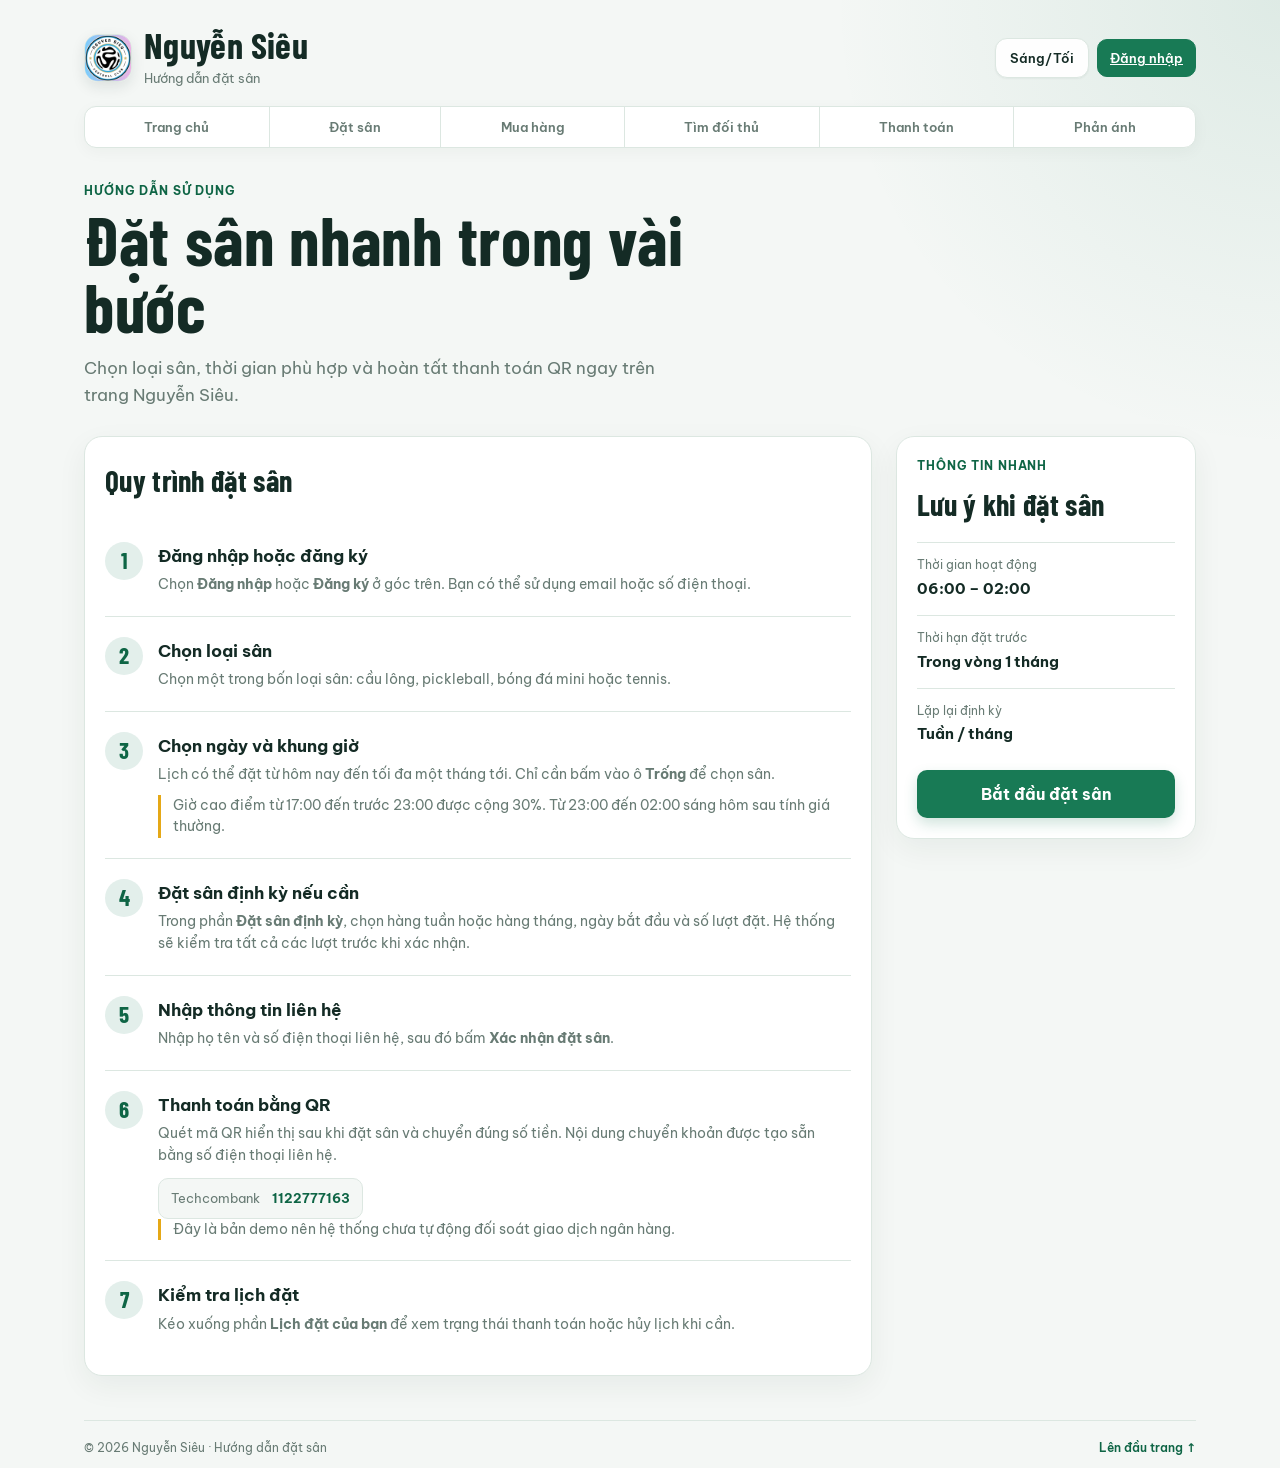
<file: huong-dan.html>
<!doctype html>
<html lang="vi">

<head>
  <meta charset="utf-8">
  <meta name="viewport" content="width=device-width, initial-scale=1, viewport-fit=cover">
  <title>Hướng dẫn đặt sân · Nguyễn Siêu</title>
  <link rel="preconnect" href="https://fonts.googleapis.com">
  <link
    href="https://fonts.googleapis.com/css2?family=Barlow+Condensed:wght@600;700&family=Be+Vietnam+Pro:wght@400;500;600&display=swap"
    rel="stylesheet">
  <link rel="stylesheet" href="style.css">
</head>

<body class="help-page">
  <div class="wrap" id="top">
    <header class="help-header">
      <div class="brand">
        <img
          class="site-logo"
          src="458473434_485744307585102_5914503607275514249_n.jpg"
          alt="Logo sân thể thao">
        <div>
          <h1>Nguyễn Siêu</h1>
          <p>Hướng dẫn đặt sân</p>
        </div>
      </div>

      <div class="header-actions">
        <button class="icon-btn" id="theme" type="button" aria-label="Đổi giao diện sáng/tối">Sáng/Tối</button>
        <div class="auth-actions" id="authActions">
          <a class="auth-btn primary" href="dat-san.html?auth=login">Đăng nhập</a>
        </div>
        <div class="user-area" id="userArea" hidden>
          <span class="user-name" id="userName"></span>
          <button class="auth-btn" type="button" data-logout>Đăng xuất</button>
        </div>
      </div>
    </header>

    <nav class="site-tabs" aria-label="Điều hướng chính">
      <a class="site-tab" href="trang-chu.html">Trang chủ</a>
      <a class="site-tab" href="dat-san.html">Đặt sân</a>
      <a class="site-tab" href="mua-hang.html">Mua hàng</a>
      <a class="site-tab" href="tim-doi-thu.html">Tìm đối thủ</a>
      <a class="site-tab" href="thanh-toan.html">Thanh toán</a>
      <a class="site-tab" href="bao-cao.html">Phản ánh</a>
    </nav>

    <main>
      <section class="help-hero" aria-labelledby="helpTitle">
        <p class="eyebrow">Hướng dẫn sử dụng</p>
        <h1 id="helpTitle">Đặt sân nhanh trong vài bước</h1>
        <p>Chọn loại sân, thời gian phù hợp và hoàn tất thanh toán QR ngay trên trang Nguyễn Siêu.</p>
      </section>

      <div class="help-layout">
        <section class="card help-card" aria-labelledby="stepsTitle">
          <h2 id="stepsTitle">Quy trình đặt sân</h2>

          <ol class="help-steps">
            <li class="help-step">
              <span class="step-number">1</span>
              <div>
                <h3>Đăng nhập hoặc đăng ký</h3>
                <p>Chọn <strong>Đăng nhập</strong> hoặc <strong>Đăng ký</strong> ở góc trên. Bạn có thể sử dụng email hoặc số điện thoại.</p>
              </div>
            </li>

            <li class="help-step">
              <span class="step-number">2</span>
              <div>
                <h3>Chọn loại sân</h3>
                <p>Chọn một trong bốn loại sân: cầu lông, pickleball, bóng đá mini hoặc tennis.</p>
              </div>
            </li>

            <li class="help-step">
              <span class="step-number">3</span>
              <div>
                <h3>Chọn ngày và khung giờ</h3>
                <p>Lịch có thể đặt từ hôm nay đến tối đa một tháng tới. Chỉ cần bấm vào ô <strong>Trống</strong> để chọn sân.</p>
                <p class="help-note">Giờ cao điểm từ 17:00 đến trước 23:00 được cộng 30%. Từ 23:00 đến 02:00 sáng hôm sau tính giá thường.</p>
              </div>
            </li>

            <li class="help-step">
              <span class="step-number">4</span>
              <div>
                <h3>Đặt sân định kỳ nếu cần</h3>
                <p>Trong phần <strong>Đặt sân định kỳ</strong>, chọn hàng tuần hoặc hàng tháng, ngày bắt đầu và số lượt đặt. Hệ thống sẽ kiểm tra tất cả các lượt trước khi xác nhận.</p>
              </div>
            </li>

            <li class="help-step">
              <span class="step-number">5</span>
              <div>
                <h3>Nhập thông tin liên hệ</h3>
                <p>Nhập họ tên và số điện thoại liên hệ, sau đó bấm <strong>Xác nhận đặt sân</strong>.</p>
              </div>
            </li>

            <li class="help-step">
              <span class="step-number">6</span>
              <div>
                <h3>Thanh toán bằng QR</h3>
                <p>Quét mã QR hiển thị sau khi đặt sân và chuyển đúng số tiền. Nội dung chuyển khoản được tạo sẵn bằng số điện thoại liên hệ.</p>
                <div class="help-payment">
                  <span>Techcombank</span>
                  <strong>1122777163</strong>
                </div>
                <p class="help-note">Đây là bản demo nên hệ thống chưa tự động đối soát giao dịch ngân hàng.</p>
              </div>
            </li>

            <li class="help-step">
              <span class="step-number">7</span>
              <div>
                <h3>Kiểm tra lịch đặt</h3>
                <p>Kéo xuống phần <strong>Lịch đặt của bạn</strong> để xem trạng thái thanh toán hoặc hủy lịch khi cần.</p>
              </div>
            </li>
          </ol>
        </section>

        <aside class="card help-aside">
          <p class="eyebrow">Thông tin nhanh</p>
          <h2>Lưu ý khi đặt sân</h2>

          <div class="help-fact">
            <span>Thời gian hoạt động</span>
            <strong>06:00 – 02:00</strong>
          </div>
          <div class="help-fact">
            <span>Thời hạn đặt trước</span>
            <strong>Trong vòng 1 tháng</strong>
          </div>
          <div class="help-fact">
            <span>Lặp lại định kỳ</span>
            <strong>Tuần / tháng</strong>
          </div>

          <a class="cta help-cta" href="dat-san.html">Bắt đầu đặt sân</a>
        </aside>
      </div>
    </main>

    <footer class="help-footer">
      <span>© 2026 Nguyễn Siêu · Hướng dẫn đặt sân</span>
      <a href="#top">Lên đầu trang ↑</a>
    </footer>
  </div>
  <script src="site-pages.js"></script>
</body>

</html>
</file>
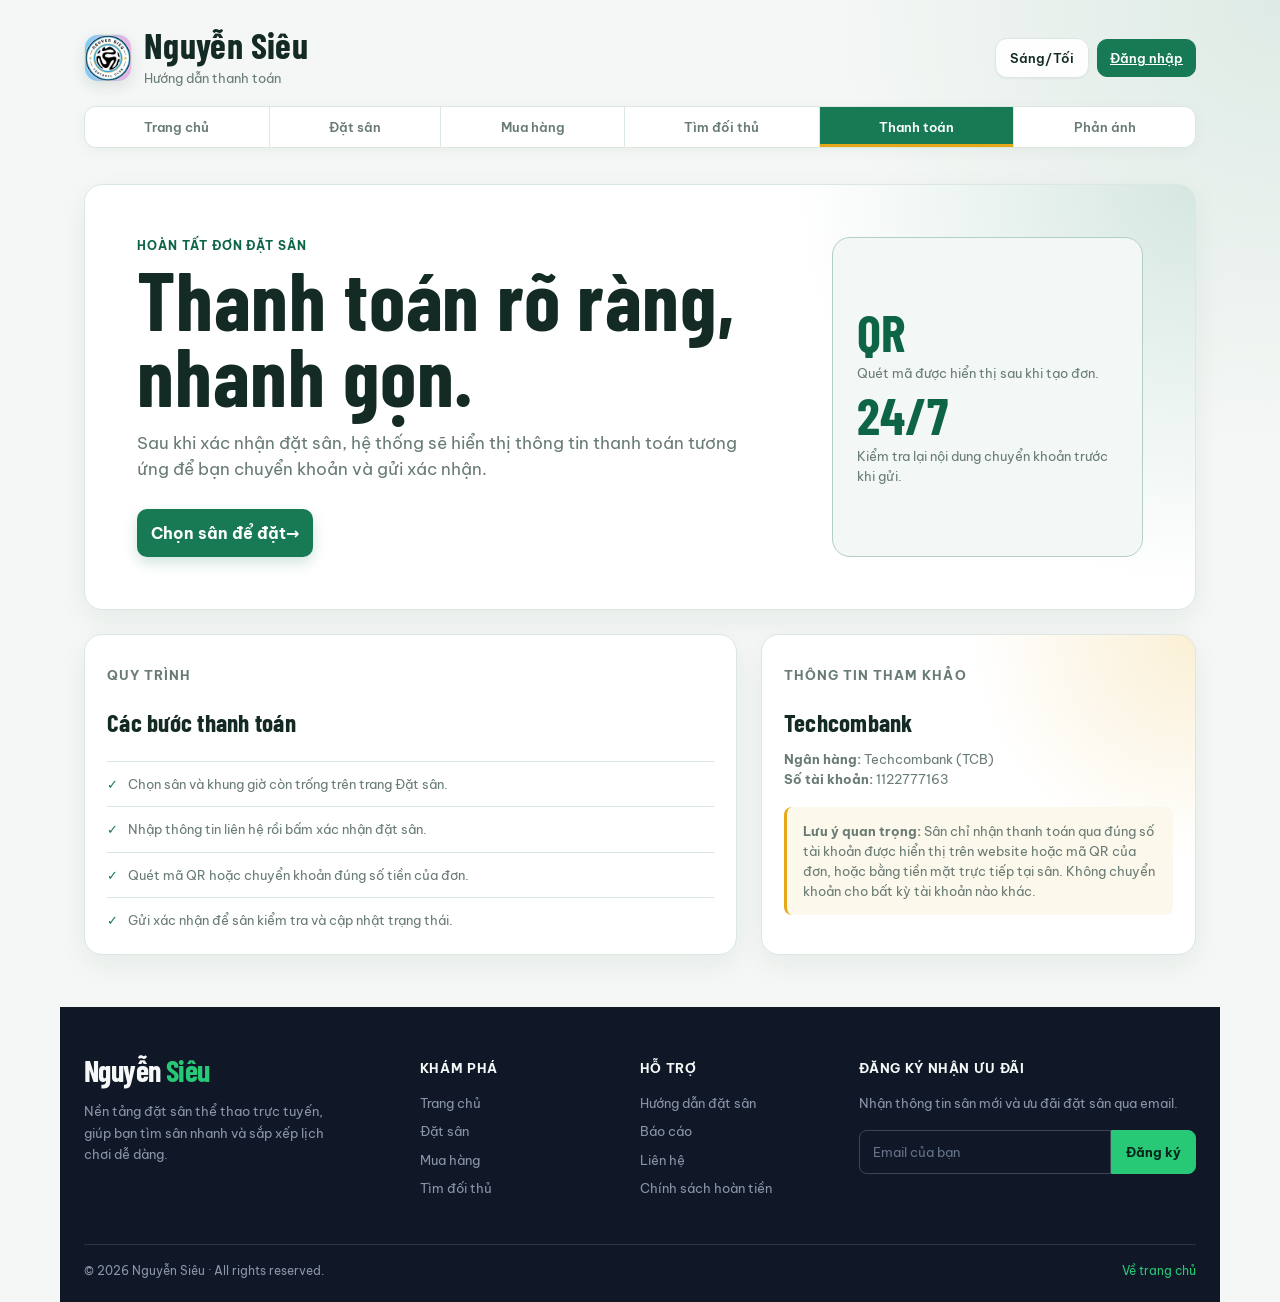
<file: thanh-toan.html>
<!doctype html>
<html lang="vi">

<head>
  <meta charset="utf-8">
  <meta name="viewport" content="width=device-width, initial-scale=1, viewport-fit=cover">
  <title>Thanh toán · Nguyễn Siêu</title>
  <link rel="preconnect" href="https://fonts.googleapis.com">
  <link
    href="https://fonts.googleapis.com/css2?family=Barlow+Condensed:wght@600;700&family=Be+Vietnam+Pro:wght@400;500;600&display=swap"
    rel="stylesheet">
  <link rel="stylesheet" href="style.css">
</head>

<body class="portal-page">
  <div class="wrap" id="top">
    <header class="help-header">
      <a class="brand" href="trang-chu.html" aria-label="Trang chủ Nguyễn Siêu">
        <img class="site-logo" src="458473434_485744307585102_5914503607275514249_n.jpg" alt="Logo sân thể thao">
        <span><h1>Nguyễn Siêu</h1><p>Hướng dẫn thanh toán</p></span>
      </a>
      <div class="header-actions">
        <button class="icon-btn" id="theme" type="button" aria-label="Đổi giao diện sáng/tối">Sáng/Tối</button>
        <div class="auth-actions" id="authActions">
          <a class="auth-btn primary" href="dat-san.html?auth=login">Đăng nhập</a>
        </div>
        <div class="user-area" id="userArea" hidden>
          <span class="user-name" id="userName"></span>
          <button class="auth-btn" type="button" data-logout>Đăng xuất</button>
        </div>
      </div>
    </header>
    <nav class="site-tabs" aria-label="Điều hướng chính">
      <a class="site-tab" href="trang-chu.html">Trang chủ</a>
      <a class="site-tab" href="dat-san.html">Đặt sân</a>
      <a class="site-tab" href="mua-hang.html">Mua hàng</a>
      <a class="site-tab" href="tim-doi-thu.html">Tìm đối thủ</a>
      <a class="site-tab is-active" href="thanh-toan.html" aria-current="page">Thanh toán</a>
      <a class="site-tab" href="bao-cao.html">Phản ánh</a>
    </nav>

    <main class="portal-main">
      <section class="portal-hero card" aria-labelledby="paymentPageTitle">
        <div>
          <p class="eyebrow">Hoàn tất đơn đặt sân</p>
          <h1 id="paymentPageTitle">Thanh toán rõ ràng, nhanh gọn.</h1>
          <p class="portal-hero-intro">Sau khi xác nhận đặt sân, hệ thống sẽ hiển thị thông tin thanh toán tương ứng để bạn chuyển khoản và gửi xác nhận.</p>
          <div class="portal-actions">
            <a class="cta" href="dat-san.html">Chọn sân để đặt <span aria-hidden="true">→</span></a>
          </div>
        </div>
        <div class="portal-hero-stat">
          <strong>QR</strong>
          <span>Quét mã được hiển thị sau khi tạo đơn.</span>
          <strong>24/7</strong>
          <span>Kiểm tra lại nội dung chuyển khoản trước khi gửi.</span>
        </div>
      </section>

      <div class="portal-feature-grid">
        <section class="card portal-card" aria-labelledby="paymentStepsTitle">
          <p class="eyebrow">Quy trình</p>
          <h2 id="paymentStepsTitle">Các bước thanh toán</h2>
          <ul class="portal-list">
            <li>Chọn sân và khung giờ còn trống trên trang Đặt sân.</li>
            <li>Nhập thông tin liên hệ rồi bấm xác nhận đặt sân.</li>
            <li>Quét mã QR hoặc chuyển khoản đúng số tiền của đơn.</li>
            <li>Gửi xác nhận để sân kiểm tra và cập nhật trạng thái.</li>
          </ul>
        </section>
        <aside class="card portal-card portal-card--accent" aria-labelledby="paymentInfoTitle">
          <p class="eyebrow">Thông tin tham khảo</p>
          <h2 id="paymentInfoTitle">Techcombank</h2>
          <p><strong>Ngân hàng:</strong> Techcombank (TCB)<br><strong>Số tài khoản:</strong> 1122777163</p>
          <p class="portal-note"><strong>Lưu ý quan trọng:</strong> Sân chỉ nhận thanh toán qua đúng số tài khoản được hiển thị trên website hoặc mã QR của đơn, hoặc bằng tiền mặt trực tiếp tại sân. Không chuyển khoản cho bất kỳ tài khoản nào khác.</p>
        </aside>
      </div>
    </main>

    <footer class="site-footer" id="footer">
      <div class="footer-grid">
        <section class="footer-brand" aria-label="Giới thiệu Nguyễn Siêu">
          <a class="footer-logo" href="trang-chu.html">Nguyễn <span>Siêu</span></a>
          <p>Nền tảng đặt sân thể thao trực tuyến, giúp bạn tìm sân nhanh và sắp xếp lịch chơi dễ dàng.</p>
        </section>
        <nav class="footer-links" aria-label="Khám phá">
          <h3>Khám phá</h3>
          <a href="trang-chu.html">Trang chủ</a>
          <a href="dat-san.html">Đặt sân</a>
          <a href="mua-hang.html">Mua hàng</a>
          <a href="tim-doi-thu.html">Tìm đối thủ</a>
        </nav>
        <nav class="footer-links" aria-label="Hỗ trợ">
          <h3>Hỗ trợ</h3>
          <a href="huong-dan.html">Hướng dẫn đặt sân</a>
          <a href="bao-cao.html">Báo cáo</a>
          <a href="dieu-khoan-chinh-sach.html#contact">Liên hệ</a>
          <a href="dieu-khoan-chinh-sach.html#refund-policy">Chính sách hoàn tiền</a>
        </nav>
        <section class="footer-newsletter" aria-label="Đăng ký nhận ưu đãi">
          <h3>Đăng ký nhận ưu đãi</h3>
          <p>Nhận thông tin sân mới và ưu đãi đặt sân qua email.</p>
          <form id="footerNewsletter">
            <label class="sr-only" for="newsletterEmail">Email nhận ưu đãi</label>
            <div class="newsletter-control"><input id="newsletterEmail" type="email" placeholder="Email của bạn" required><button type="submit">Đăng ký</button></div>
            <p class="footer-form-msg" id="newsletterMsg" aria-live="polite"></p>
          </form>
        </section>
      </div>
      <div class="footer-bottom"><span>© 2026 Nguyễn Siêu · All rights reserved.</span><span><a href="trang-chu.html">Về trang chủ</a></span></div>
    </footer>
  </div>
  <script src="site-pages.js"></script>
</body>

</html>
</file>
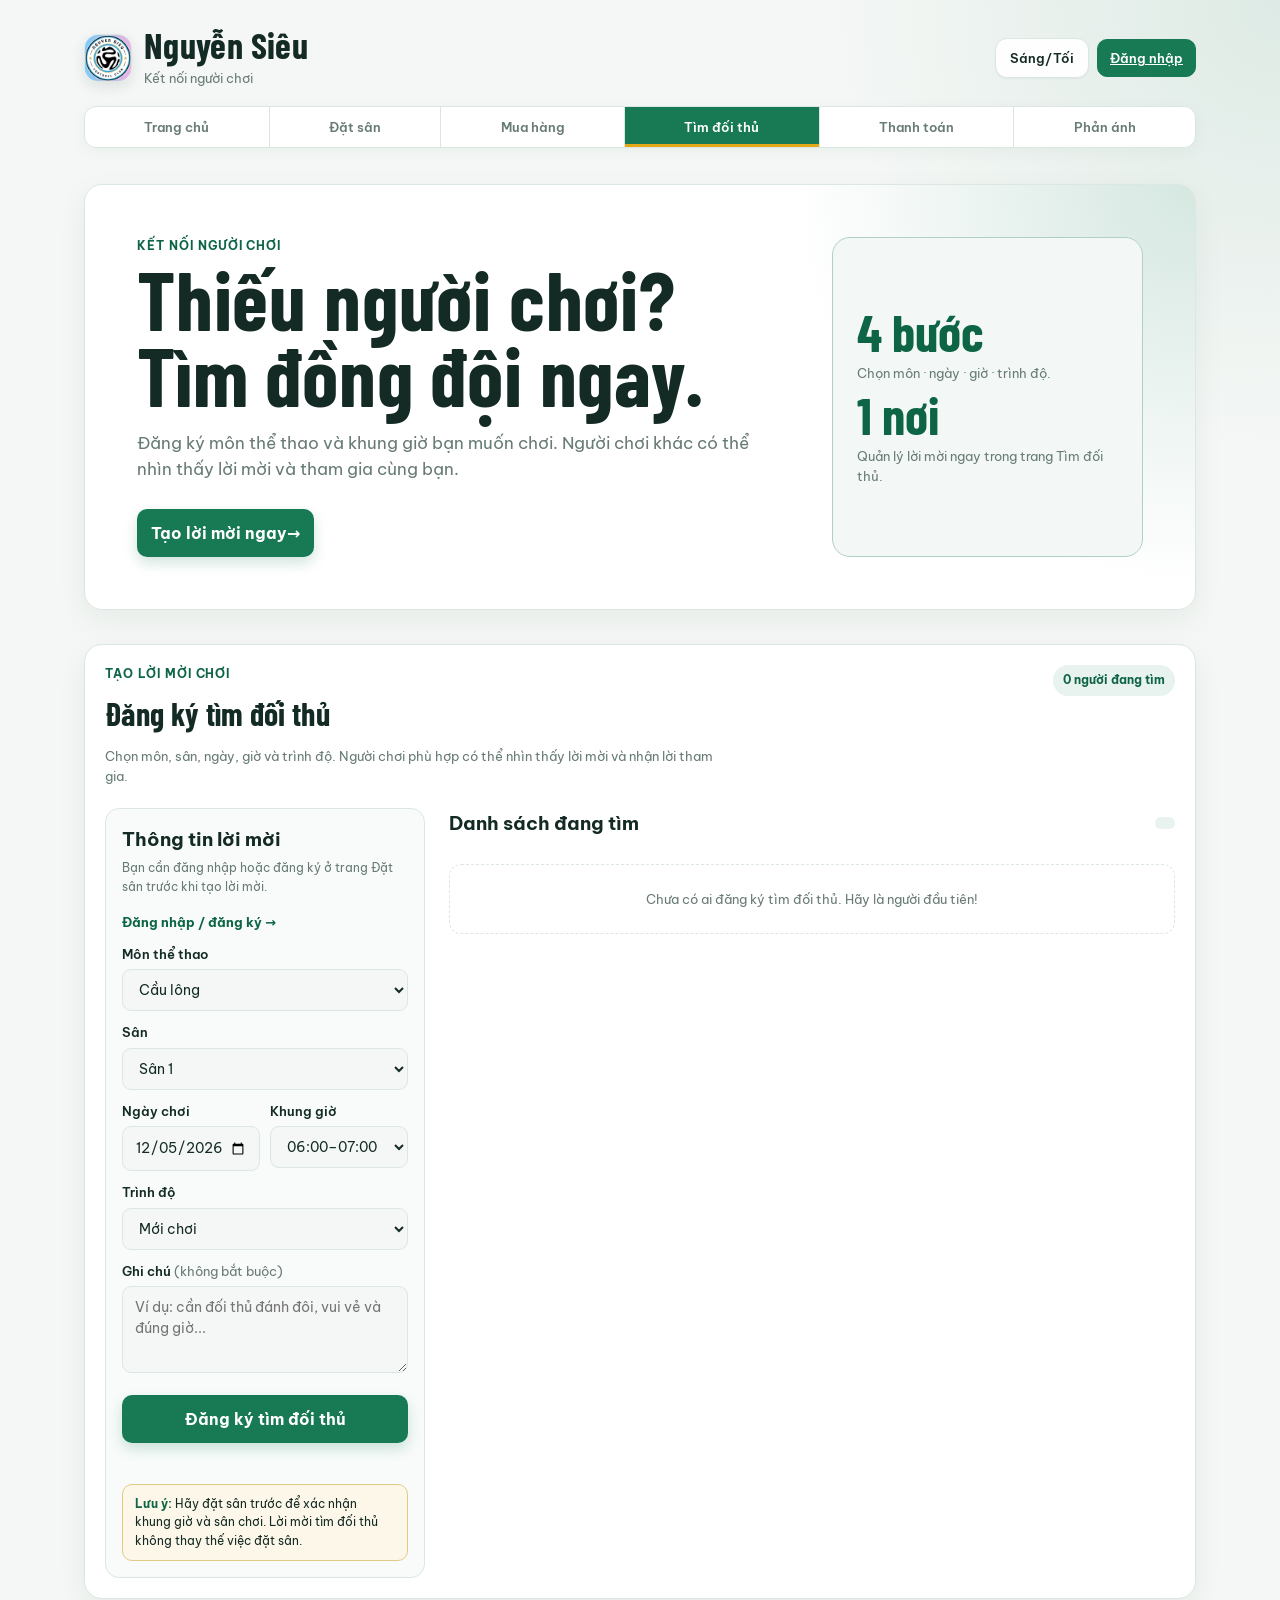
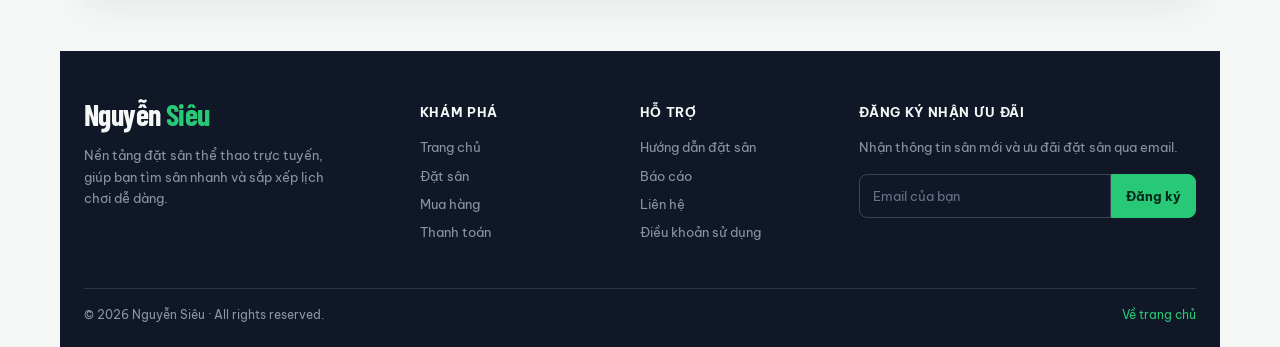
<file: tim-doi-thu.html>
<!doctype html>
<html lang="vi">

<head>
  <meta charset="utf-8">
  <meta name="viewport" content="width=device-width, initial-scale=1, viewport-fit=cover">
  <title>Tìm đối thủ · Nguyễn Siêu</title>
  <link rel="preconnect" href="https://fonts.googleapis.com">
  <link
    href="https://fonts.googleapis.com/css2?family=Barlow+Condensed:wght@600;700&family=Be+Vietnam+Pro:wght@400;500;600&display=swap"
    rel="stylesheet">
  <link rel="stylesheet" href="style.css">
</head>

<body class="portal-page">
  <div class="wrap" id="top">
    <header class="help-header">
      <a class="brand" href="trang-chu.html" aria-label="Trang chủ Nguyễn Siêu">
        <img class="site-logo" src="458473434_485744307585102_5914503607275514249_n.jpg" alt="Logo sân thể thao">
        <span><h1>Nguyễn Siêu</h1><p>Kết nối người chơi</p></span>
      </a>
      <div class="header-actions">
        <button class="icon-btn" id="theme" type="button" aria-label="Đổi giao diện sáng/tối">Sáng/Tối</button>
        <div class="auth-actions" id="authActions">
          <a class="auth-btn primary" href="dat-san.html?auth=login">Đăng nhập</a>
        </div>
        <div class="user-area" id="userArea" hidden>
          <span class="user-name" id="userName"></span>
          <button class="auth-btn" type="button" data-logout>Đăng xuất</button>
        </div>
      </div>
    </header>
    <nav class="site-tabs" aria-label="Điều hướng chính">
      <a class="site-tab" href="trang-chu.html">Trang chủ</a>
      <a class="site-tab" href="dat-san.html">Đặt sân</a>
      <a class="site-tab" href="mua-hang.html">Mua hàng</a>
      <a class="site-tab is-active" href="tim-doi-thu.html" aria-current="page">Tìm đối thủ</a>
      <a class="site-tab" href="thanh-toan.html">Thanh toán</a>
      <a class="site-tab" href="bao-cao.html">Phản ánh</a>
    </nav>

    <main class="portal-main">
      <section class="portal-hero card" aria-labelledby="opponentPageTitle">
        <div>
          <p class="eyebrow">Kết nối người chơi</p>
          <h1 id="opponentPageTitle">Thiếu người chơi? Tìm đồng đội ngay.</h1>
          <p class="portal-hero-intro">Đăng ký môn thể thao và khung giờ bạn muốn chơi. Người chơi khác có thể nhìn thấy lời mời và tham gia cùng bạn.</p>
          <div class="portal-actions">
            <a class="cta" href="#opponentForm">Tạo lời mời ngay <span aria-hidden="true">→</span></a>
          </div>
        </div>
        <div class="portal-hero-stat">
          <strong>4 bước</strong>
          <span>Chọn môn · ngày · giờ · trình độ.</span>
          <strong>1 nơi</strong>
          <span>Quản lý lời mời ngay trong trang Tìm đối thủ.</span>
        </div>
      </section>

      <section class="card opponent-section" aria-labelledby="opponentTitle">
        <div class="opponent-heading">
          <div>
            <p class="eyebrow">Tạo lời mời chơi</p>
            <h2 id="opponentTitle">Đăng ký tìm đối thủ</h2>
            <p class="opponent-intro">Chọn môn, sân, ngày, giờ và trình độ. Người chơi phù hợp có thể nhìn thấy lời mời và nhận lời tham gia.</p>
          </div>
          <span class="opponent-count" id="opponentCount">0 người đang tìm</span>
        </div>

        <div class="opponent-layout">
          <form class="opponent-form" id="opponentForm">
            <h3>Thông tin lời mời</h3>
            <div id="opponentAuthPrompt">
              <p class="opponent-form-hint">Bạn cần đăng nhập hoặc đăng ký ở trang Đặt sân trước khi tạo lời mời.</p>
              <a class="portal-card-link" href="dat-san.html?auth=login">Đăng nhập / đăng ký →</a>
            </div>

            <label for="opponentSport">Môn thể thao</label>
            <select id="opponentSport" required></select>

            <label for="opponentCourt">Sân</label>
            <select id="opponentCourt" required></select>

            <div class="opponent-form-row">
              <div>
                <label for="opponentDate">Ngày chơi</label>
                <input id="opponentDate" type="date" required>
              </div>
              <div>
                <label for="opponentTime">Khung giờ</label>
                <select id="opponentTime" required></select>
              </div>
            </div>

            <label for="opponentLevel">Trình độ</label>
            <select id="opponentLevel" required>
              <option value="beginner">Mới chơi</option>
              <option value="basic">Cơ bản</option>
              <option value="intermediate">Trung bình</option>
              <option value="advanced">Nâng cao</option>
            </select>

            <label for="opponentNote">Ghi chú <span class="optional-label">(không bắt buộc)</span></label>
            <textarea id="opponentNote" maxlength="160" rows="3" placeholder="Ví dụ: cần đối thủ đánh đôi, vui vẻ và đúng giờ..."></textarea>

            <button class="cta" type="submit">Đăng ký tìm đối thủ</button>
            <p class="msg" id="opponentMsg" aria-live="polite"></p>
            <p class="opponent-booking-notice" role="note"><strong>Lưu ý:</strong> Hãy đặt sân trước để xác nhận khung giờ và sân chơi. Lời mời tìm đối thủ không thay thế việc đặt sân.</p>
          </form>

          <div class="opponent-results">
            <div class="opponent-list-heading">
              <h3>Danh sách đang tìm</h3>
              <span id="opponentListStatus"></span>
            </div>
            <div class="opponent-list" id="opponentList" aria-live="polite"></div>
          </div>
        </div>
      </section>
    </main>

    <footer class="site-footer" id="footer">
      <div class="footer-grid">
        <section class="footer-brand" aria-label="Giới thiệu Nguyễn Siêu">
          <a class="footer-logo" href="trang-chu.html">Nguyễn <span>Siêu</span></a>
          <p>Nền tảng đặt sân thể thao trực tuyến, giúp bạn tìm sân nhanh và sắp xếp lịch chơi dễ dàng.</p>
        </section>
        <nav class="footer-links" aria-label="Khám phá">
          <h3>Khám phá</h3>
          <a href="trang-chu.html">Trang chủ</a>
          <a href="dat-san.html">Đặt sân</a>
          <a href="mua-hang.html">Mua hàng</a>
          <a href="thanh-toan.html">Thanh toán</a>
        </nav>
        <nav class="footer-links" aria-label="Hỗ trợ">
          <h3>Hỗ trợ</h3>
          <a href="huong-dan.html">Hướng dẫn đặt sân</a>
          <a href="bao-cao.html">Báo cáo</a>
          <a href="dieu-khoan-chinh-sach.html#contact">Liên hệ</a>
          <a href="dieu-khoan-chinh-sach.html#terms">Điều khoản sử dụng</a>
        </nav>
        <section class="footer-newsletter" aria-label="Đăng ký nhận ưu đãi">
          <h3>Đăng ký nhận ưu đãi</h3>
          <p>Nhận thông tin sân mới và ưu đãi đặt sân qua email.</p>
          <form id="footerNewsletter">
            <label class="sr-only" for="newsletterEmail">Email nhận ưu đãi</label>
            <div class="newsletter-control"><input id="newsletterEmail" type="email" placeholder="Email của bạn" required><button type="submit">Đăng ký</button></div>
            <p class="footer-form-msg" id="newsletterMsg" aria-live="polite"></p>
          </form>
        </section>
      </div>
      <div class="footer-bottom"><span>© 2026 Nguyễn Siêu · All rights reserved.</span><span><a href="trang-chu.html">Về trang chủ</a></span></div>
    </footer>
  </div>
  <script src="site-pages.js"></script>
  <script src="opponent-page.js"></script>
</body>

</html>
</file>
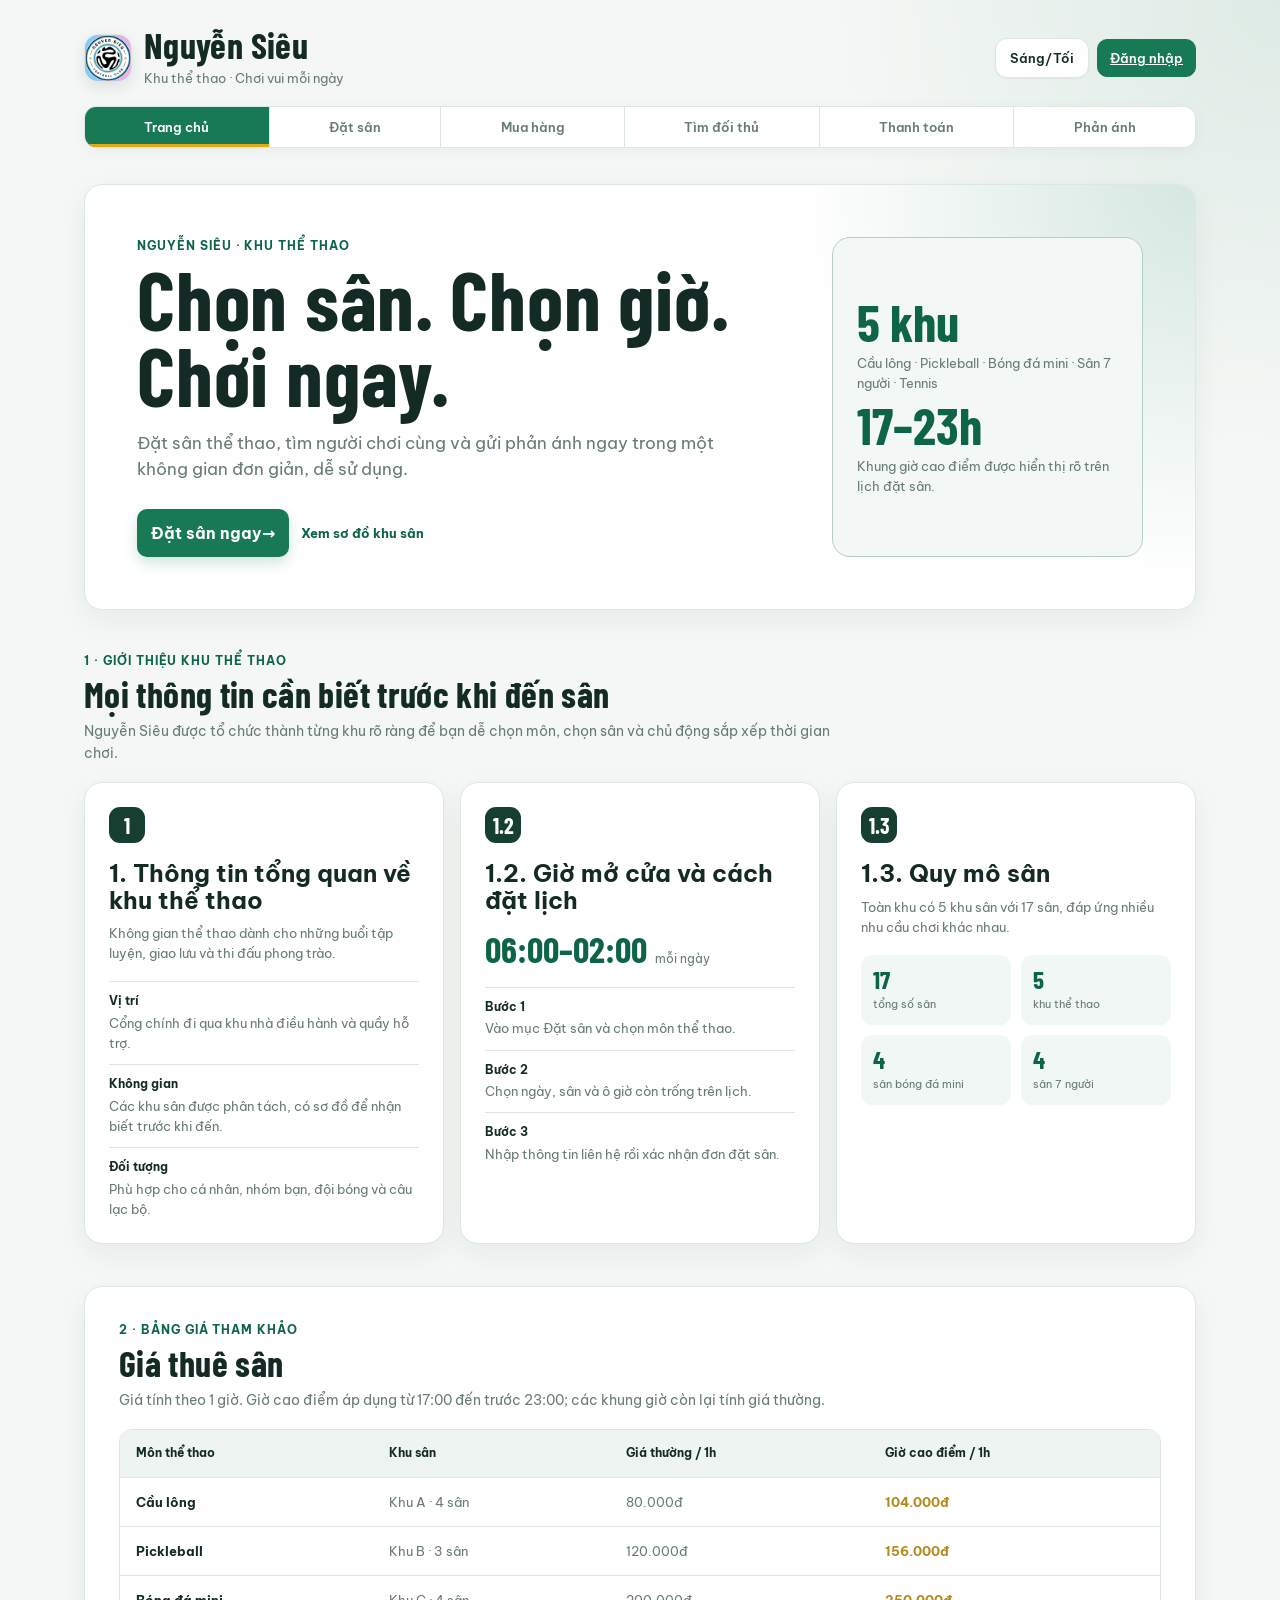
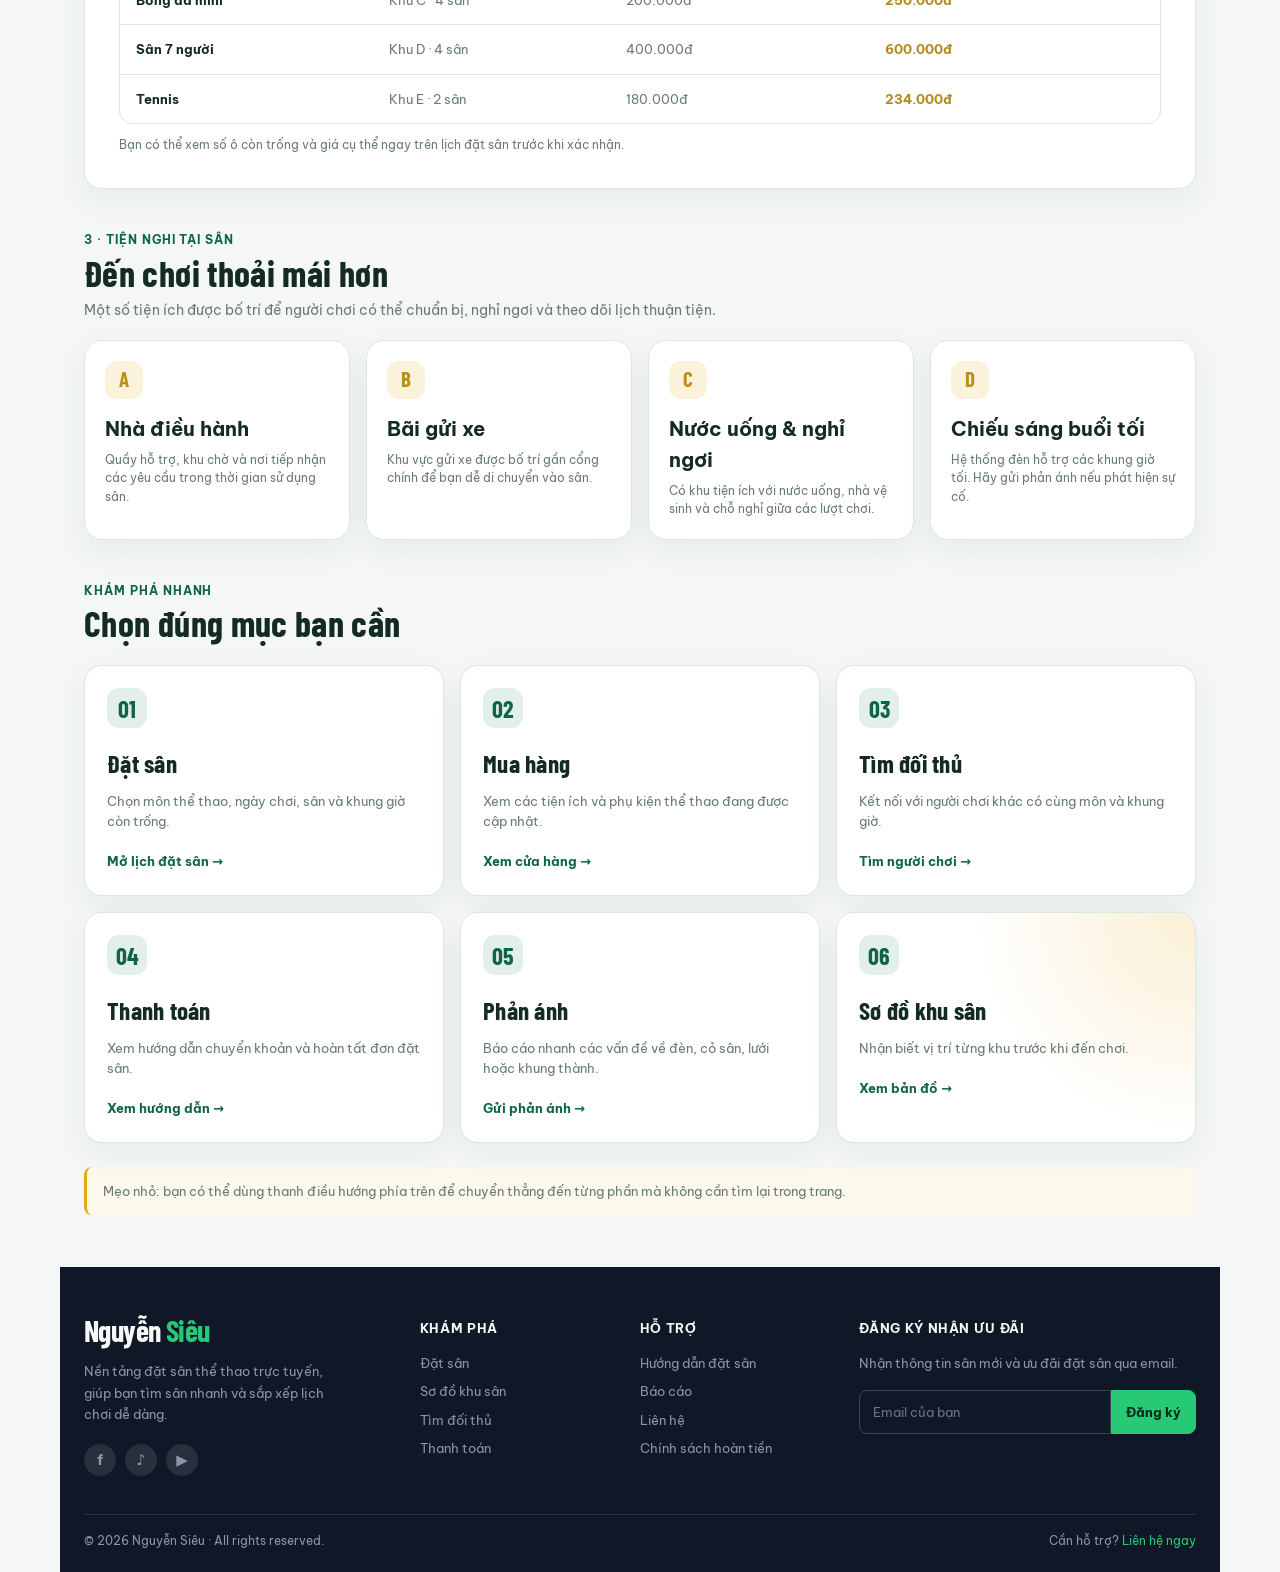
<file: trang-chu.html>
<!doctype html>
<html lang="vi">

<head>
  <meta charset="utf-8">
  <meta name="viewport" content="width=device-width, initial-scale=1, viewport-fit=cover">
  <title>Trang chủ · Nguyễn Siêu</title>
  <link rel="preconnect" href="https://fonts.googleapis.com">
  <link
    href="https://fonts.googleapis.com/css2?family=Barlow+Condensed:wght@600;700&family=Be+Vietnam+Pro:wght@400;500;600&display=swap"
    rel="stylesheet">
  <link rel="stylesheet" href="style.css">
</head>

<body class="portal-page">
  <div class="wrap" id="top">
    <header class="help-header">
      <a class="brand" href="trang-chu.html" aria-label="Trang chủ Nguyễn Siêu">
        <img class="site-logo" src="458473434_485744307585102_5914503607275514249_n.jpg" alt="Logo sân thể thao">
        <span>
          <h1>Nguyễn Siêu</h1>
          <p>Khu thể thao · Chơi vui mỗi ngày</p>
        </span>
      </a>
      <div class="header-actions">
        <button class="icon-btn" id="theme" type="button" aria-label="Đổi giao diện sáng/tối">Sáng/Tối</button>
        <div class="auth-actions" id="authActions">
          <a class="auth-btn primary" href="dat-san.html?auth=login">Đăng nhập</a>
        </div>
        <div class="user-area" id="userArea" hidden>
          <span class="user-name" id="userName"></span>
          <button class="auth-btn" type="button" data-logout>Đăng xuất</button>
        </div>
      </div>
    </header>

    <nav class="site-tabs" aria-label="Điều hướng chính">
      <a class="site-tab is-active" href="trang-chu.html" aria-current="page">Trang chủ</a>
      <a class="site-tab" href="dat-san.html">Đặt sân</a>
      <a class="site-tab" href="mua-hang.html">Mua hàng</a>
      <a class="site-tab" href="tim-doi-thu.html">Tìm đối thủ</a>
      <a class="site-tab" href="thanh-toan.html">Thanh toán</a>
      <a class="site-tab" href="bao-cao.html">Phản ánh</a>
    </nav>

    <main class="portal-main">
      <section class="portal-hero card" aria-labelledby="homeTitle">
        <div>
          <p class="eyebrow">Nguyễn Siêu · Khu thể thao</p>
          <h1 id="homeTitle">Chọn sân. Chọn giờ. Chơi ngay.</h1>
          <p class="portal-hero-intro">Đặt sân thể thao, tìm người chơi cùng và gửi phản ánh ngay trong một không gian đơn giản, dễ sử dụng.</p>
          <div class="portal-actions">
            <a class="cta" href="dat-san.html">Đặt sân ngay <span aria-hidden="true">→</span></a>
            <a class="portal-secondary-link" href="dat-san.html#venueMap">Xem sơ đồ khu sân</a>
          </div>
        </div>
        <div class="portal-hero-stat">
          <strong>5 khu</strong>
          <span>Cầu lông · Pickleball · Bóng đá mini · Sân 7 người · Tennis</span>
          <strong>17–23h</strong>
          <span>Khung giờ cao điểm được hiển thị rõ trên lịch đặt sân.</span>
        </div>
      </section>

      <section class="home-section" aria-labelledby="overviewTitle">
        <div class="home-section-heading">
          <p class="eyebrow">1 · Giới thiệu khu thể thao</p>
          <h2 id="overviewTitle">Mọi thông tin cần biết trước khi đến sân</h2>
          <p>Nguyễn Siêu được tổ chức thành từng khu rõ ràng để bạn dễ chọn môn, chọn sân và chủ động sắp xếp thời gian chơi.</p>
        </div>

        <div class="home-overview-grid">
          <article class="card home-info-card">
            <div class="home-info-number">1</div>
            <h3>1. Thông tin tổng quan về khu thể thao</h3>
            <p>Không gian thể thao dành cho những buổi tập luyện, giao lưu và thi đấu phong trào.</p>
            <ul class="home-info-list">
              <li><strong>Vị trí</strong><span>Cổng chính đi qua khu nhà điều hành và quầy hỗ trợ.</span></li>
              <li><strong>Không gian</strong><span>Các khu sân được phân tách, có sơ đồ để nhận biết trước khi đến.</span></li>
              <li><strong>Đối tượng</strong><span>Phù hợp cho cá nhân, nhóm bạn, đội bóng và câu lạc bộ.</span></li>
            </ul>
          </article>

          <article class="card home-info-card">
            <div class="home-info-number">1.2</div>
            <h3>1.2. Giờ mở cửa và cách đặt lịch</h3>
            <div class="home-hours"><strong>06:00–02:00</strong><span>mỗi ngày</span></div>
            <ul class="home-info-list">
              <li><strong>Bước 1</strong><span>Vào mục Đặt sân và chọn môn thể thao.</span></li>
              <li><strong>Bước 2</strong><span>Chọn ngày, sân và ô giờ còn trống trên lịch.</span></li>
              <li><strong>Bước 3</strong><span>Nhập thông tin liên hệ rồi xác nhận đơn đặt sân.</span></li>
            </ul>
          </article>

          <article class="card home-info-card">
            <div class="home-info-number">1.3</div>
            <h3>1.3. Quy mô sân</h3>
            <p>Toàn khu có 5 khu sân với 17 sân, đáp ứng nhiều nhu cầu chơi khác nhau.</p>
            <div class="home-stat-grid">
              <div class="home-stat"><strong>17</strong><span>tổng số sân</span></div>
              <div class="home-stat"><strong>5</strong><span>khu thể thao</span></div>
              <div class="home-stat"><strong>4</strong><span>sân bóng đá mini</span></div>
              <div class="home-stat"><strong>4</strong><span>sân 7 người</span></div>
            </div>
          </article>
        </div>
      </section>

      <section class="home-price-section card" aria-labelledby="priceTitle">
        <div class="home-section-heading">
          <p class="eyebrow">2 · Bảng giá tham khảo</p>
          <h2 id="priceTitle">Giá thuê sân</h2>
          <p>Giá tính theo 1 giờ. Giờ cao điểm áp dụng từ 17:00 đến trước 23:00; các khung giờ còn lại tính giá thường.</p>
        </div>
        <div class="price-table-wrap">
          <table class="price-table">
            <thead>
              <tr>
                <th>Môn thể thao</th>
                <th>Khu sân</th>
                <th>Giá thường / 1h</th>
                <th>Giờ cao điểm / 1h</th>
              </tr>
            </thead>
            <tbody>
              <tr><td><strong>Cầu lông</strong></td><td>Khu A · 4 sân</td><td>80.000đ</td><td class="peak-price">104.000đ</td></tr>
              <tr><td><strong>Pickleball</strong></td><td>Khu B · 3 sân</td><td>120.000đ</td><td class="peak-price">156.000đ</td></tr>
              <tr><td><strong>Bóng đá mini</strong></td><td>Khu C · 4 sân</td><td>200.000đ</td><td class="peak-price">250.000đ</td></tr>
              <tr><td><strong>Sân 7 người</strong></td><td>Khu D · 4 sân</td><td>400.000đ</td><td class="peak-price">600.000đ</td></tr>
              <tr><td><strong>Tennis</strong></td><td>Khu E · 2 sân</td><td>180.000đ</td><td class="peak-price">234.000đ</td></tr>
            </tbody>
          </table>
        </div>
        <p class="price-note">Bạn có thể xem số ô còn trống và giá cụ thể ngay trên lịch đặt sân trước khi xác nhận.</p>
      </section>

      <section class="home-section" aria-labelledby="amenitiesTitle">
        <div class="home-section-heading">
          <p class="eyebrow">3 · Tiện nghi tại sân</p>
          <h2 id="amenitiesTitle">Đến chơi thoải mái hơn</h2>
          <p>Một số tiện ích được bố trí để người chơi có thể chuẩn bị, nghỉ ngơi và theo dõi lịch thuận tiện.</p>
        </div>
        <div class="amenities-grid">
          <article class="card amenity-card">
            <div class="amenity-icon" aria-hidden="true">A</div>
            <h3>Nhà điều hành</h3>
            <p>Quầy hỗ trợ, khu chờ và nơi tiếp nhận các yêu cầu trong thời gian sử dụng sân.</p>
          </article>
          <article class="card amenity-card">
            <div class="amenity-icon" aria-hidden="true">B</div>
            <h3>Bãi gửi xe</h3>
            <p>Khu vực gửi xe được bố trí gần cổng chính để bạn dễ di chuyển vào sân.</p>
          </article>
          <article class="card amenity-card">
            <div class="amenity-icon" aria-hidden="true">C</div>
            <h3>Nước uống &amp; nghỉ ngơi</h3>
            <p>Có khu tiện ích với nước uống, nhà vệ sinh và chỗ nghỉ giữa các lượt chơi.</p>
          </article>
          <article class="card amenity-card">
            <div class="amenity-icon" aria-hidden="true">D</div>
            <h3>Chiếu sáng buổi tối</h3>
            <p>Hệ thống đèn hỗ trợ các khung giờ tối. Hãy gửi phản ánh nếu phát hiện sự cố.</p>
          </article>
        </div>
      </section>

      <section class="home-section" aria-labelledby="exploreTitle">
        <div class="home-section-heading">
          <p class="eyebrow">Khám phá nhanh</p>
          <h2 id="exploreTitle">Chọn đúng mục bạn cần</h2>
        </div>

      <section class="portal-grid" aria-label="Các tiện ích chính">
        <article class="card portal-card">
          <div class="portal-card-icon" aria-hidden="true">01</div>
          <h2>Đặt sân</h2>
          <p>Chọn môn thể thao, ngày chơi, sân và khung giờ còn trống.</p>
          <a class="portal-card-link" href="dat-san.html">Mở lịch đặt sân →</a>
        </article>
        <article class="card portal-card">
          <div class="portal-card-icon" aria-hidden="true">02</div>
          <h2>Mua hàng</h2>
          <p>Xem các tiện ích và phụ kiện thể thao đang được cập nhật.</p>
          <a class="portal-card-link" href="mua-hang.html">Xem cửa hàng →</a>
        </article>
        <article class="card portal-card">
          <div class="portal-card-icon" aria-hidden="true">03</div>
          <h2>Tìm đối thủ</h2>
          <p>Kết nối với người chơi khác có cùng môn và khung giờ.</p>
          <a class="portal-card-link" href="tim-doi-thu.html">Tìm người chơi →</a>
        </article>
        <article class="card portal-card">
          <div class="portal-card-icon" aria-hidden="true">04</div>
          <h2>Thanh toán</h2>
          <p>Xem hướng dẫn chuyển khoản và hoàn tất đơn đặt sân.</p>
          <a class="portal-card-link" href="thanh-toan.html">Xem hướng dẫn →</a>
        </article>
        <article class="card portal-card">
          <div class="portal-card-icon" aria-hidden="true">05</div>
          <h2>Phản ánh</h2>
          <p>Báo cáo nhanh các vấn đề về đèn, cỏ sân, lưới hoặc khung thành.</p>
          <a class="portal-card-link" href="bao-cao.html">Gửi phản ánh →</a>
        </article>
        <article class="card portal-card portal-card--accent">
          <div class="portal-card-icon" aria-hidden="true">06</div>
          <h2>Sơ đồ khu sân</h2>
          <p>Nhận biết vị trí từng khu trước khi đến chơi.</p>
          <a class="portal-card-link" href="dat-san.html#venueMap">Xem bản đồ →</a>
        </article>
      </section>

      </section>

      <p class="portal-note">Mẹo nhỏ: bạn có thể dùng thanh điều hướng phía trên để chuyển thẳng đến từng phần mà không cần tìm lại trong trang.</p>
    </main>

    <footer class="site-footer" id="footer">
      <div class="footer-grid">
        <section class="footer-brand" aria-label="Giới thiệu Nguyễn Siêu">
          <a class="footer-logo" href="trang-chu.html">Nguyễn <span>Siêu</span></a>
          <p>Nền tảng đặt sân thể thao trực tuyến, giúp bạn tìm sân nhanh và sắp xếp lịch chơi dễ dàng.</p>
          <div class="footer-social" aria-label="Mạng xã hội">
            <a href="https://www.facebook.com/profile.php?id=100084486094092" aria-label="Facebook">f</a>
            <a href="https://www.tiktok.com/@thanhnguyenchannel" aria-label="TikTok">♪</a>
            <a href="https://www.youtube.com/@Thanh.Football.638" aria-label="YouTube">▶</a>
          </div>
        </section>
        <nav class="footer-links" aria-label="Khám phá">
          <h3>Khám phá</h3>
          <a href="dat-san.html">Đặt sân</a>
          <a href="dat-san.html#venueMap">Sơ đồ khu sân</a>
          <a href="tim-doi-thu.html">Tìm đối thủ</a>
          <a href="thanh-toan.html">Thanh toán</a>
        </nav>
        <nav class="footer-links" aria-label="Hỗ trợ">
          <h3>Hỗ trợ</h3>
          <a href="huong-dan.html">Hướng dẫn đặt sân</a>
          <a href="bao-cao.html">Báo cáo</a>
          <a href="dieu-khoan-chinh-sach.html#contact">Liên hệ</a>
          <a href="dieu-khoan-chinh-sach.html#refund-policy">Chính sách hoàn tiền</a>
        </nav>
        <section class="footer-newsletter" aria-label="Đăng ký nhận ưu đãi">
          <h3>Đăng ký nhận ưu đãi</h3>
          <p>Nhận thông tin sân mới và ưu đãi đặt sân qua email.</p>
          <form id="footerNewsletter">
            <label class="sr-only" for="newsletterEmail">Email nhận ưu đãi</label>
            <div class="newsletter-control">
              <input id="newsletterEmail" type="email" placeholder="Email của bạn" autocomplete="email" required>
              <button type="submit">Đăng ký</button>
            </div>
            <p class="footer-form-msg" id="newsletterMsg" aria-live="polite"></p>
          </form>
        </section>
      </div>
      <div class="footer-bottom">
        <span>© 2026 Nguyễn Siêu · All rights reserved.</span>
        <span>Cần hỗ trợ? <a href="dieu-khoan-chinh-sach.html#contact">Liên hệ ngay</a></span>
      </div>
    </footer>
  </div>
  <script src="site-pages.js"></script>
</body>

</html>
</file>
<file: style.css>
:root {
  --bg: #f4f7f5;
  --surface: #ffffff;
  --ink: #142b25;
  --muted: #687b74;
  --line: #dce7e1;
  --accent: #187a55;
  --accent-strong: #0e6545;
  --onaccent: #ffffff;
  --hot: #e5a817;
  --taken: #e9efec;
  --sel: #163f32;
  --selink: #ffffff;
  --err: #b3261e;
  box-sizing: border-box;
  padding-top: env(safe-area-inset-top, 0px);
  padding-bottom: env(safe-area-inset-bottom, 0px);
}

@media (prefers-color-scheme: dark) {
  :root:not([data-theme="light"]) {
    --bg: #0d1915;
    --surface: #15251f;
    --ink: #e8f2ed;
    --muted: #9aafa5;
    --line: #2b4037;
    --accent: #55c894;
    --accent-strong: #72d8a8;
    --onaccent: #08251a;
    --hot: #f2c230;
    --taken: #22342c;
    --sel: #6bd3a1;
    --selink: #09271b;
    --err: #ff8a80;
  }
}

:root[data-theme="dark"] {
  --bg: #0d1915;
  --surface: #15251f;
  --ink: #e8f2ed;
  --muted: #9aafa5;
  --line: #2b4037;
  --accent: #55c894;
  --accent-strong: #72d8a8;
  --onaccent: #08251a;
  --hot: #f2c230;
  --taken: #22342c;
  --sel: #6bd3a1;
  --selink: #09271b;
  --err: #ff8a80;
}

*,
*::before,
*::after {
  box-sizing: border-box;
}

[hidden] {
  display: none !important;
}

html {
  scroll-padding-top: 20px;
  scroll-behavior: smooth;
}

#sports,
#days,
#grid,
#mine {
  scroll-margin-top: 20px;
}

@media (prefers-reduced-motion: reduce) {
  html {
    scroll-behavior: auto;
  }
}

body {
  margin: 0;
  min-width: 320px;
  background:
    radial-gradient(
      circle at 100% 0%,
      color-mix(in srgb, var(--accent) 10%, transparent),
      transparent 28rem
    ),
    var(--bg);
  color: var(--ink);
  font: 400 16px/1.55 'Be Vietnam Pro', system-ui, sans-serif;
}

h1,
h2,
.num {
  font-family: 'Barlow Condensed', 'Arial Narrow', sans-serif;
  letter-spacing: 0.01em;
}

.wrap {
  max-width: 1160px;
  margin: 0 auto;
  padding: 0 24px;
}

header {
  display: flex;
  align-items: center;
  justify-content: space-between;
  gap: 16px;
  padding: 28px 0 22px;
}

.brand {
  display: flex;
  align-items: center;
  gap: 12px;
  color: inherit;
  text-decoration: none;
}

.brand svg {
  color: var(--accent);
  flex: 0 0 auto;
}

.brand h1 {
  margin: 0;
  font-size: 36px;
  line-height: 0.95;
}

.brand p {
  margin: 6px 0 0;
  color: var(--muted);
  font-size: 13px;
}

button {
  font: inherit;
  color: inherit;
  cursor: pointer;
}

:focus-visible {
  outline: 3px solid var(--hot);
  outline-offset: 3px;
}

.icon-btn,
.tab,
.day,
.cancel {
  border: 1px solid var(--line);
  background: color-mix(in srgb, var(--surface) 92%, var(--bg));
  box-shadow: 0 1px 2px rgb(20 43 37 / 5%);
}

.icon-btn {
  border-radius: 12px;
  padding: 9px 14px;
  font-size: 13px;
  font-weight: 600;
}

.icon-btn:hover,
.cancel:hover {
  border-color: var(--accent);
  color: var(--accent-strong);
}

.tabs,
.days {
  display: flex;
  gap: 10px;
  overflow-x: auto;
  padding: 4px 2px 12px;
  scrollbar-width: thin;
}

.booking-window {
  margin: -4px 2px 14px;
  color: var(--muted);
  font-size: 12px;
}

.tab {
  border-radius: 999px;
  padding: 9px 18px;
  white-space: nowrap;
  font-weight: 600;
}

.tab:hover,
.day:hover {
  border-color: var(--accent);
  transform: translateY(-1px);
}

.tab[aria-pressed="true"] {
  background: var(--accent);
  color: var(--onaccent);
  border-color: var(--accent);
  box-shadow: 0 5px 14px rgb(24 122 85 / 18%);
}

.day {
  min-width: 68px;
  border-radius: 13px;
  padding: 8px 10px;
  text-align: center;
}

.day small {
  display: block;
  color: var(--muted);
  font-size: 11px;
}

.day .num {
  display: block;
  font-size: 26px;
  line-height: 1.1;
}

.day[aria-pressed="true"] {
  border: 2px solid var(--accent);
  background: color-mix(in srgb, var(--accent) 10%, var(--surface));
  padding: 7px 9px;
}

.main {
  display: grid;
  grid-template-columns: minmax(0, 1fr) 330px;
  gap: 24px;
  align-items: stretch;
  margin-top: 8px;
}

@media (max-width: 860px) {
  .main {
    grid-template-columns: 1fr;
  }
}

.card {
  background: var(--surface);
  border: 1px solid var(--line);
  border-radius: 18px;
  padding: 20px;
  box-shadow: 0 10px 30px rgb(20 43 37 / 6%);
}

.scroll {
  overflow-x: auto;
  max-width: 100%;
  padding-bottom: 3px;
}

.grid {
  display: grid;
  grid-template-columns: 96px repeat(20, 60px);
  gap: 5px;
  min-width: max-content;
}

.hd {
  color: var(--muted);
  font-size: 12px;
  font-weight: 600;
  text-align: center;
  padding: 3px 0 5px;
}

.cn {
  position: sticky;
  left: 0;
  z-index: 1;
  display: flex;
  align-items: center;
  padding-right: 8px;
  background: var(--surface);
  font-size: 14px;
  font-weight: 600;
}

.cell {
  height: 46px;
  border: 1px solid var(--line);
  border-radius: 9px;
  background: var(--surface);
  font-size: 13px;
  font-weight: 600;
}

.cell.peak {
  box-shadow: inset 0 -3px var(--hot);
}

.cell:hover:not(:disabled) {
  border-color: var(--accent);
  background: color-mix(in srgb, var(--accent) 7%, var(--surface));
  transform: translateY(-1px);
}

.cell:disabled {
  background: var(--taken);
  color: var(--muted);
  border-color: var(--taken);
  cursor: not-allowed;
  text-decoration: line-through;
}

.cell[aria-pressed="true"] {
  background: var(--sel);
  color: var(--selink);
  border-color: var(--sel);
  box-shadow: 0 4px 10px rgb(22 63 50 / 20%);
}

.legend {
  display: flex;
  flex-wrap: wrap;
  gap: 10px 16px;
  margin-top: 16px;
  color: var(--muted);
  font-size: 12px;
}

.legend i {
  display: inline-block;
  width: 14px;
  height: 14px;
  margin-right: 6px;
  vertical-align: -2px;
  border: 1px solid var(--line);
  border-radius: 4px;
}

.main > .card:first-child {
  display: flex;
  flex-direction: column;
}

.venue-quick-info {
  position: relative;
  overflow: hidden;
  margin-top: auto;
  padding: 18px;
  border: 1px solid color-mix(in srgb, var(--accent) 22%, var(--line));
  border-radius: 16px;
  background:
    radial-gradient(circle at 100% 0%, color-mix(in srgb, var(--hot) 18%, transparent), transparent 10rem),
    color-mix(in srgb, var(--accent) 7%, var(--surface));
}

.venue-quick-main {
  position: relative;
  z-index: 1;
  display: flex;
  align-items: flex-start;
  gap: 13px;
}

.venue-quick-icon {
  display: grid;
  flex: 0 0 auto;
  place-items: center;
  width: 42px;
  height: 42px;
  border-radius: 13px;
  background: var(--accent);
  color: var(--onaccent);
  font-size: 26px;
  line-height: 1;
  box-shadow: 0 8px 16px rgb(24 122 85 / 18%);
}

.venue-quick-info .eyebrow {
  margin-bottom: 3px;
}

.venue-quick-info h3 {
  margin: 0;
  font-size: 24px;
}

.venue-quick-info p:not(.eyebrow) {
  max-width: 540px;
  margin: 4px 0 0;
  color: var(--muted);
  font-size: 12px;
}

.venue-quick-meta {
  position: relative;
  z-index: 1;
  display: grid;
  grid-template-columns: minmax(0, 1fr) minmax(0, 1fr) auto;
  gap: 12px;
  align-items: end;
  margin-top: 17px;
}

.venue-quick-meta > span {
  display: flex;
  flex-direction: column;
  gap: 2px;
  padding-top: 9px;
  border-top: 1px solid color-mix(in srgb, var(--accent) 18%, var(--line));
}

.venue-quick-meta strong {
  font-size: 12px;
}

.venue-quick-meta small {
  color: var(--muted);
  font-size: 10px;
}

.venue-quick-link {
  display: inline-flex;
  align-items: center;
  gap: 6px;
  padding: 9px 11px;
  border-radius: 9px;
  background: var(--accent);
  color: var(--onaccent);
  font-size: 12px;
  font-weight: 700;
  text-decoration: none;
  white-space: nowrap;
}

.venue-quick-link:hover {
  background: var(--accent-strong);
}

.venue-map-card {
  margin-top: 24px;
  overflow: hidden;
}

.venue-map-heading {
  display: flex;
  align-items: flex-start;
  justify-content: space-between;
  gap: 18px;
}

.venue-map-heading h2 {
  margin: 0;
  font-size: 32px;
}

.venue-map-intro {
  max-width: 640px;
  margin: 7px 0 0;
  color: var(--muted);
  font-size: 13px;
}

.venue-map-status {
  display: inline-flex;
  flex: 0 0 auto;
  align-items: center;
  gap: 8px;
  padding: 8px 11px;
  border: 1px solid color-mix(in srgb, var(--accent) 24%, var(--line));
  border-radius: 999px;
  background: color-mix(in srgb, var(--accent) 8%, var(--surface));
  color: var(--accent-strong);
  font-size: 12px;
  font-weight: 700;
}

.venue-map-status-dot {
  width: 9px;
  height: 9px;
  border-radius: 50%;
  background: var(--accent);
  box-shadow: 0 0 0 4px color-mix(in srgb, var(--accent) 14%, transparent);
}

.venue-map-layout {
  display: grid;
  grid-template-columns: minmax(0, 1fr) 230px;
  gap: 18px;
  margin-top: 20px;
}

.venue-map-visual {
  min-width: 0;
  overflow: hidden;
  padding: 10px;
  border: 1px solid var(--line);
  border-radius: 16px;
  background: color-mix(in srgb, var(--accent) 3%, var(--surface));
}

.venue-map-svg {
  display: block;
  width: 100%;
  height: auto;
  font-family: 'Be Vietnam Pro', system-ui, sans-serif;
}

.map-ground {
  fill: color-mix(in srgb, var(--accent) 5%, var(--surface));
  stroke: var(--line);
  stroke-width: 2;
}

.map-road {
  fill: none;
  stroke: color-mix(in srgb, var(--line) 82%, var(--surface));
  stroke-linecap: round;
  stroke-width: 28;
}

.map-walkway {
  fill: none;
  stroke: color-mix(in srgb, var(--surface) 72%, var(--line));
  stroke-dasharray: 2 7;
  stroke-linecap: round;
  stroke-width: 2;
}

.map-entrance rect,
.map-building rect,
.map-parking rect {
  fill: color-mix(in srgb, var(--accent) 12%, var(--surface));
  stroke: color-mix(in srgb, var(--accent) 35%, var(--line));
  stroke-width: 2;
}

.map-building rect {
  fill: color-mix(in srgb, var(--hot) 12%, var(--surface));
}

.map-parking rect {
  fill: color-mix(in srgb, var(--line) 36%, var(--surface));
}

.map-building-title,
.map-building-subtitle,
.map-zone-title,
.map-zone-subtitle,
.map-court-label,
.map-facility-title,
.map-facility-subtitle,
.map-compass text {
  pointer-events: none;
}

.map-building-title,
.map-zone-title,
.map-facility-title {
  fill: var(--ink);
  font-size: 14px;
  font-weight: 700;
  letter-spacing: 0.04em;
}

.map-building-subtitle,
.map-zone-subtitle,
.map-facility-subtitle {
  fill: var(--muted);
  font-size: 10px;
}

.map-zone {
  opacity: 0.68;
  transition: opacity 0.2s ease;
}

.map-zone-bg {
  fill: var(--surface);
  stroke: var(--line);
  stroke-width: 2;
  transition: stroke 0.2s ease, stroke-width 0.2s ease, filter 0.2s ease;
}

.map-zone--cl .map-zone-bg {
  fill: color-mix(in srgb, #2eae78 15%, var(--surface));
}

.map-zone--pb .map-zone-bg {
  fill: color-mix(in srgb, #4389d4 15%, var(--surface));
}

.map-zone--fb .map-zone-bg {
  fill: color-mix(in srgb, #e4a334 17%, var(--surface));
}

.map-zone--fb7 .map-zone-bg {
  fill: color-mix(in srgb, #e66f5c 15%, var(--surface));
}

.map-zone--tn .map-zone-bg {
  fill: color-mix(in srgb, #9369c7 15%, var(--surface));
}

.map-zone.is-active {
  opacity: 1;
}

.map-zone.is-active .map-zone-bg {
  stroke: var(--accent);
  stroke-width: 4;
  filter: drop-shadow(0 5px 5px rgb(20 43 37 / 14%));
}

.map-zone.is-active .map-zone-title {
  fill: var(--accent-strong);
}

.map-court {
  stroke: rgb(255 255 255 / 78%);
  stroke-width: 2;
}

.map-zone--cl .map-court {
  fill: #41b87f;
}

.map-zone--pb .map-court {
  fill: #4d91dc;
}

.map-zone--fb .map-court {
  fill: #e4a334;
}

.map-zone--fb7 .map-court {
  fill: #e66f5c;
}

.map-zone--tn .map-court {
  fill: #9369c7;
}

.map-court-label {
  fill: #ffffff;
  font-size: 11px;
  font-weight: 700;
  text-anchor: middle;
  dominant-baseline: middle;
}

.map-facility rect {
  fill: color-mix(in srgb, var(--line) 32%, var(--surface));
  stroke: var(--line);
  stroke-width: 2;
}

.map-compass path {
  fill: none;
  stroke: var(--accent-strong);
  stroke-linecap: round;
  stroke-linejoin: round;
  stroke-width: 2;
}

.map-compass text {
  fill: var(--accent-strong);
  font-size: 9px;
  font-weight: 700;
}

.venue-map-details {
  display: flex;
  flex-direction: column;
  min-width: 0;
  padding: 16px;
  border: 1px solid var(--line);
  border-radius: 16px;
  background: color-mix(in srgb, var(--accent) 3%, var(--surface));
}

.venue-map-details-heading {
  display: flex;
  align-items: center;
  justify-content: space-between;
  gap: 10px;
}

.venue-map-details-heading h3 {
  margin: 0;
  font-size: 18px;
}

.venue-map-details-heading span {
  padding: 4px 8px;
  border-radius: 999px;
  background: color-mix(in srgb, var(--accent) 10%, var(--surface));
  color: var(--accent-strong);
  font-size: 11px;
  font-weight: 700;
}

.venue-map-places {
  display: grid;
  gap: 0;
  margin-top: 8px;
}

.venue-map-place {
  display: flex;
  align-items: flex-start;
  gap: 9px;
  padding: 10px 0;
  border-top: 1px solid var(--line);
  opacity: 0.68;
  transition: opacity 0.2s ease;
}

.venue-map-place:first-child {
  border-top: 0;
}

.venue-map-place.is-active {
  opacity: 1;
}

.venue-map-place-dot {
  flex: 0 0 auto;
  width: 10px;
  height: 10px;
  margin-top: 4px;
  border-radius: 50%;
  background: var(--accent);
  box-shadow: 0 0 0 3px color-mix(in srgb, var(--accent) 13%, transparent);
}

.venue-map-place--cl .venue-map-place-dot {
  background: #2eae78;
}

.venue-map-place--pb .venue-map-place-dot {
  background: #4389d4;
}

.venue-map-place--fb .venue-map-place-dot {
  background: #e4a334;
}

.venue-map-place--fb7 .venue-map-place-dot {
  background: #e66f5c;
}

.venue-map-place--tn .venue-map-place-dot {
  background: #9369c7;
}

.venue-map-place strong,
.venue-map-place small {
  display: block;
}

.venue-map-place strong {
  font-size: 12px;
}

.venue-map-place small {
  margin-top: 2px;
  color: var(--muted);
  font-size: 11px;
}

.venue-map-note {
  margin: auto 0 0;
  padding-top: 12px;
  border-top: 1px solid var(--line);
  color: var(--muted);
  font-size: 11px;
  line-height: 1.5;
}

@media (max-width: 860px) {
  .venue-map-layout {
    grid-template-columns: 1fr;
  }
}

@media (max-width: 560px) {
  .venue-quick-meta {
    grid-template-columns: 1fr 1fr;
  }

  .venue-quick-link {
    grid-column: 1 / -1;
    justify-content: center;
  }

  .venue-map-heading {
    flex-direction: column;
    gap: 12px;
  }

  .venue-map-status {
    align-self: flex-start;
  }

  .venue-map-visual {
    overflow-x: auto;
  }

  .venue-map-svg {
    min-width: 720px;
  }
}

aside h2 {
  margin: 0 0 10px;
  font-size: 28px;
}

.line {
  display: flex;
  justify-content: space-between;
  gap: 10px;
  padding: 5px 0;
  font-size: 14px;
}

.total {
  display: flex;
  justify-content: space-between;
  align-items: baseline;
  margin-top: 12px;
  padding-top: 13px;
  border-top: 1px solid var(--line);
}

.total .num {
  color: var(--accent-strong);
  font-size: 32px;
}

label {
  display: block;
  margin-top: 14px;
  font-size: 13px;
  font-weight: 600;
}

input {
  width: 100%;
  margin-top: 5px;
  padding: 11px 13px;
  border: 1px solid var(--line);
  border-radius: 10px;
  background: var(--bg);
  color: var(--ink);
  font: inherit;
  transition: border-color 0.15s, box-shadow 0.15s;
}

input:focus {
  border-color: var(--accent);
  box-shadow: 0 0 0 3px color-mix(in srgb, var(--accent) 18%, transparent);
  outline: 0;
}

.cta {
  width: 100%;
  margin-top: 18px;
  padding: 12px 14px;
  border: 0;
  border-radius: 10px;
  background: var(--accent);
  color: var(--onaccent);
  font-weight: 700;
  box-shadow: 0 6px 14px rgb(24 122 85 / 20%);
}

.cta:hover:not(:disabled) {
  background: var(--accent-strong);
  transform: translateY(-1px);
}

.cta:disabled {
  opacity: 0.45;
  cursor: not-allowed;
  box-shadow: none;
}

.msg {
  min-height: 1.4em;
  margin: 10px 0 0;
  font-size: 13px;
}

.msg.err {
  color: var(--err);
}

.msg.ok {
  color: var(--accent-strong);
  font-weight: 600;
}

.empty {
  color: var(--muted);
  font-size: 14px;
}

h2.sec {
  margin: 34px 0 12px;
  font-size: 28px;
}

.bk {
  display: flex;
  align-items: center;
  justify-content: space-between;
  gap: 12px;
  padding: 13px 0;
  border-top: 1px solid var(--line);
}

.bk:first-child {
  border-top: 0;
}

.bk b {
  font-weight: 600;0
}

.bk small {
  display: block;
  color: var(--muted);
}

.cancel {
  border-radius: 9px;
  padding: 7px 12px;
  white-space: nowrap;
  font-size: 13px;
}

.site-footer {
  --footer-bg: #101827;
  --footer-ink: #f5f8f6;
  --footer-muted: #8995a9;
  --footer-line: rgb(255 255 255 / 12%);
  --footer-accent: #27c976;
  margin: 52px -24px 0;
  padding: 48px 24px 22px;
  background: var(--footer-bg);
  color: var(--footer-muted);
  font-size: 13px;
}

.footer-grid,
.footer-bottom {
  width: min(100%, 1112px);
  margin: 0 auto;
}

.footer-grid {
  display: grid;
  grid-template-columns: minmax(210px, 1.3fr) repeat(2, minmax(130px, 0.8fr)) minmax(250px, 1.45fr);
  gap: 34px;
}

.footer-logo {
  display: inline-block;
  color: var(--footer-ink);
  font-family: 'Barlow Condensed', 'Arial Narrow', sans-serif;
  font-size: 30px;
  font-weight: 700;
  letter-spacing: -0.02em;
  line-height: 1;
  text-decoration: none;
}

.footer-logo span {
  color: var(--footer-accent);
}

.footer-brand p,
.footer-newsletter p {
  margin: 14px 0 0;
  line-height: 1.65;
}

.footer-brand p {
  max-width: 260px;
}

.footer-links h3,
.footer-newsletter h3 {
  margin: 3px 0 15px;
  color: var(--footer-ink);
  font-size: 13px;
  font-weight: 700;
  letter-spacing: 0.05em;
  text-transform: uppercase;
}

.footer-links a {
  display: block;
  width: fit-content;
  margin: 0 0 8px;
  color: var(--footer-muted);
  text-decoration: none;
  transition: color 0.15s, transform 0.15s;
}

.footer-links a:hover,
.footer-bottom a:hover {
  color: var(--footer-accent);
  transform: translateX(2px);
}

.footer-social {
  display: flex;
  gap: 9px;
  margin-top: 18px;
}

.footer-social a {
  display: grid;
  place-items: center;
  width: 32px;
  height: 32px;
  border-radius: 50%;
  background: rgb(255 255 255 / 10%);
  color: var(--footer-muted);
  font-size: 15px;
  font-weight: 700;
  text-decoration: none;
  transition: background 0.15s, color 0.15s, transform 0.15s;
}

.footer-social a:hover {
  background: var(--footer-accent);
  color: #08251a;
  transform: translateY(-2px);
}

.footer-newsletter > p {
  margin-top: 0;
}

.newsletter-control {
  display: flex;
  margin-top: 15px;
}

.newsletter-control input {
  min-width: 0;
  margin: 0;
  border-color: #3a4658;
  border-radius: 8px 0 0 8px;
  background: transparent;
  color: var(--footer-ink);
}

.newsletter-control input::placeholder {
  color: #67748a;
}

.newsletter-control input:focus {
  border-color: var(--footer-accent);
  box-shadow: 0 0 0 3px rgb(39 201 118 / 18%);
}

.newsletter-control button {
  flex: 0 0 auto;
  padding: 0 14px;
  border: 1px solid var(--footer-accent);
  border-radius: 0 8px 8px 0;
  background: var(--footer-accent);
  color: #08251a;
  font-weight: 700;
}

.newsletter-control button:hover {
  background: #54dd91;
}

.footer-form-msg {
  min-height: 1.4em;
  margin: 8px 0 0 !important;
  color: var(--footer-accent);
  font-size: 12px;
}

.footer-bottom {
  display: flex;
  justify-content: space-between;
  gap: 16px;
  margin-top: 38px;
  padding-top: 17px;
  border-top: 1px solid var(--footer-line);
  font-size: 12px;
}

.footer-bottom a {
  color: var(--footer-accent);
  text-decoration: none;
  transition: color 0.15s, transform 0.15s;
}

.sr-only {
  position: absolute;
  width: 1px;
  height: 1px;
  padding: 0;
  overflow: hidden;
  clip: rect(0, 0, 0, 0);
  white-space: nowrap;
  border: 0;
}

.help-header {
  padding-bottom: 18px;
}

.site-tabs {
  display: flex;
  align-items: stretch;
  margin: 0 0 26px;
  overflow-x: auto;
  border: 1px solid var(--line);
  border-radius: 12px;
  background: var(--surface);
  box-shadow: 0 4px 16px rgb(20 43 37 / 4%);
}

.site-tab {
  flex: 1 0 auto;
  min-width: 108px;
  padding: 10px 15px;
  border-right: 1px solid var(--line);
  color: var(--muted);
  font-size: 13px;
  font-weight: 600;
  text-align: center;
  text-decoration: none;
  white-space: nowrap;
  transition: background 0.15s, color 0.15s, box-shadow 0.15s;
}

.site-tab:last-child {
  border-right: 0;
}

.site-tab:hover {
  background: color-mix(in srgb, var(--accent) 7%, var(--surface));
  color: var(--accent-strong);
}

.site-tab.is-active {
  background: var(--accent);
  color: var(--onaccent);
  box-shadow: inset 0 -3px var(--hot);
}

.site-tab.is-active:hover {
  background: var(--accent-strong);
  color: var(--onaccent);
}

.portal-main {
  padding: 10px 0 0;
}

.portal-hero {
  display: grid;
  grid-template-columns: minmax(0, 1.5fr) minmax(240px, 0.7fr);
  gap: 28px;
  margin-top: 0;
  padding: clamp(26px, 5vw, 52px);
  overflow: hidden;
  background:
    radial-gradient(circle at 100% 0%, color-mix(in srgb, var(--accent) 18%, transparent), transparent 25rem),
    var(--surface);
}

.portal-hero h1 {
  max-width: 680px;
  margin: 0;
  font-size: clamp(46px, 8vw, 82px);
  line-height: 0.92;
}

.portal-hero-intro {
  max-width: 620px;
  margin: 18px 0 0;
  color: var(--muted);
  font-size: 17px;
}

.portal-actions {
  display: flex;
  flex-wrap: wrap;
  align-items: center;
  gap: 12px;
  margin-top: 26px;
}

.portal-actions .cta {
  display: inline-flex;
  align-items: center;
  justify-content: center;
  width: auto;
  min-height: 42px;
  margin-top: 0;
  text-decoration: none;
}

.portal-secondary-link,
.portal-card-link {
  color: var(--accent-strong);
  font-size: 13px;
  font-weight: 700;
  text-decoration: none;
}

.portal-secondary-link:hover,
.portal-card-link:hover {
  text-decoration: underline;
}

.portal-hero-stat {
  align-self: stretch;
  display: flex;
  flex-direction: column;
  justify-content: center;
  gap: 8px;
  padding: 24px;
  border: 1px solid color-mix(in srgb, var(--accent) 22%, var(--line));
  border-radius: 18px;
  background: color-mix(in srgb, var(--accent) 5%, var(--surface));
}

.portal-hero-stat strong {
  color: var(--accent-strong);
  font-family: 'Barlow Condensed', 'Arial Narrow', sans-serif;
  font-size: 52px;
  line-height: 0.9;
}

.portal-hero-stat span {
  color: var(--muted);
  font-size: 13px;
}

.portal-grid {
  display: grid;
  grid-template-columns: repeat(3, minmax(0, 1fr));
  gap: 16px;
  margin-top: 24px;
}

.portal-card {
  min-height: 190px;
  padding: 22px;
}

.portal-card-icon {
  display: grid;
  place-items: center;
  width: 40px;
  height: 40px;
  margin-bottom: 16px;
  border-radius: 12px;
  background: color-mix(in srgb, var(--accent) 12%, var(--surface));
  color: var(--accent-strong);
  font-family: 'Barlow Condensed', 'Arial Narrow', sans-serif;
  font-size: 24px;
  font-weight: 700;
}

.portal-card h2,
.portal-card h3 {
  margin: 0;
  font-size: 25px;
}

.portal-card p {
  margin: 8px 0 17px;
  color: var(--muted);
  font-size: 13px;
}

.portal-note {
  margin: 24px 0 0;
  padding: 14px 16px;
  border-left: 3px solid var(--hot);
  border-radius: 8px;
  background: color-mix(in srgb, var(--hot) 8%, var(--surface));
  color: var(--muted);
  font-size: 13px;
}

.portal-feature-grid {
  display: grid;
  grid-template-columns: minmax(0, 1.2fr) minmax(240px, 0.8fr);
  gap: 24px;
  margin-top: 24px;
}

.portal-list {
  display: grid;
  gap: 12px;
  margin: 20px 0 0;
  padding: 0;
  list-style: none;
}

.portal-list li {
  display: flex;
  gap: 10px;
  align-items: flex-start;
  padding-top: 12px;
  border-top: 1px solid var(--line);
  color: var(--muted);
  font-size: 13px;
}

.portal-list li::before {
  content: '✓';
  color: var(--accent);
  font-weight: 700;
}

.portal-card--accent {
  background:
    radial-gradient(circle at 100% 0%, color-mix(in srgb, var(--hot) 18%, transparent), transparent 14rem),
    var(--surface);
}

.home-section {
  margin-top: 42px;
}

.home-section-heading {
  max-width: 760px;
  margin-bottom: 18px;
}

.home-section-heading h2 {
  margin: 0;
  font-size: 36px;
  line-height: 1;
}

.home-section-heading > p:last-child {
  margin: 9px 0 0;
  color: var(--muted);
  font-size: 14px;
}

.home-overview-grid {
  display: grid;
  grid-template-columns: repeat(3, minmax(0, 1fr));
  gap: 16px;
}

.home-info-card {
  min-height: 300px;
  padding: 24px;
}

.home-info-number {
  display: inline-grid;
  place-items: center;
  width: 36px;
  height: 36px;
  margin-bottom: 17px;
  border-radius: 11px;
  background: var(--sel);
  color: var(--selink);
  font-family: 'Barlow Condensed', 'Arial Narrow', sans-serif;
  font-size: 22px;
  font-weight: 700;
}

.home-info-card h3 {
  margin: 0;
  font-size: 24px;
  line-height: 1.1;
}

.home-info-card > p {
  margin: 10px 0 0;
  color: var(--muted);
  font-size: 13px;
}

.home-info-list {
  display: grid;
  gap: 11px;
  margin: 18px 0 0;
  padding: 0;
  list-style: none;
}

.home-info-list li {
  display: grid;
  gap: 2px;
  padding-top: 10px;
  border-top: 1px solid var(--line);
  font-size: 13px;
}

.home-info-list strong {
  color: var(--ink);
  font-size: 12px;
}

.home-info-list span {
  color: var(--muted);
}

.home-hours {
  display: flex;
  align-items: baseline;
  gap: 8px;
  margin-top: 18px;
}

.home-hours strong {
  color: var(--accent-strong);
  font-family: 'Barlow Condensed', 'Arial Narrow', sans-serif;
  font-size: 36px;
  line-height: 1;
}

.home-hours span {
  color: var(--muted);
  font-size: 12px;
}

.home-stat-grid {
  display: grid;
  grid-template-columns: repeat(2, minmax(0, 1fr));
  gap: 10px;
  margin-top: 18px;
}

.home-stat {
  padding: 12px;
  border-radius: 11px;
  background: color-mix(in srgb, var(--accent) 6%, var(--surface));
}

.home-stat strong,
.home-stat span {
  display: block;
}

.home-stat strong {
  color: var(--accent-strong);
  font-family: 'Barlow Condensed', 'Arial Narrow', sans-serif;
  font-size: 25px;
  line-height: 1;
}

.home-stat span {
  margin-top: 4px;
  color: var(--muted);
  font-size: 11px;
}

.home-price-section {
  margin-top: 42px;
  padding: clamp(22px, 4vw, 34px);
}

.price-table-wrap {
  overflow-x: auto;
  border: 1px solid var(--line);
  border-radius: 13px;
}

.price-table {
  width: 100%;
  min-width: 620px;
  border-collapse: collapse;
  font-size: 13px;
}

.price-table th,
.price-table td {
  padding: 14px 16px;
  border-bottom: 1px solid var(--line);
  text-align: left;
}

.price-table th {
  background: color-mix(in srgb, var(--accent) 8%, var(--surface));
  color: var(--ink);
  font-size: 12px;
  font-weight: 700;
}

.price-table td {
  color: var(--muted);
}

.price-table tbody tr:last-child td {
  border-bottom: 0;
}

.price-table td:first-child,
.price-table td strong {
  color: var(--ink);
  font-weight: 700;
}

.price-table .peak-price {
  color: color-mix(in srgb, var(--hot) 76%, var(--ink));
  font-weight: 700;
}

.price-note {
  margin: 12px 0 0;
  color: var(--muted);
  font-size: 12px;
}

.amenities-grid {
  display: grid;
  grid-template-columns: repeat(4, minmax(0, 1fr));
  gap: 16px;
}

.amenity-card {
  min-height: 176px;
  padding: 20px;
}

.amenity-icon {
  display: grid;
  place-items: center;
  width: 38px;
  height: 38px;
  margin-bottom: 14px;
  border-radius: 12px;
  background: color-mix(in srgb, var(--hot) 15%, var(--surface));
  color: color-mix(in srgb, var(--hot) 80%, var(--ink));
  font-family: 'Barlow Condensed', 'Arial Narrow', sans-serif;
  font-size: 21px;
  font-weight: 700;
}

.amenity-card h3 {
  margin: 0;
  font-size: 20px;
}

.amenity-card p {
  margin: 7px 0 0;
  color: var(--muted);
  font-size: 12px;
}

@media (max-width: 860px) {
  .home-overview-grid {
    grid-template-columns: repeat(2, minmax(0, 1fr));
  }

  .amenities-grid {
    grid-template-columns: repeat(2, minmax(0, 1fr));
  }
}

@media (max-width: 560px) {
  .home-overview-grid,
  .amenities-grid {
    grid-template-columns: 1fr;
  }

  .home-section-heading h2 {
    font-size: 30px;
  }
}

@media (max-width: 860px) {
  .portal-hero,
  .portal-feature-grid {
    grid-template-columns: 1fr;
  }

  .portal-grid {
    grid-template-columns: repeat(2, minmax(0, 1fr));
  }
}

@media (max-width: 560px) {
  .site-tab {
    min-width: 96px;
    padding: 9px 12px;
    font-size: 12px;
  }

  .portal-grid {
    grid-template-columns: 1fr;
  }
}

.help-hero {
  max-width: 720px;
  margin: 34px 0 28px;
}

.help-hero h1 {
  margin: 0;
  font-size: clamp(42px, 7vw, 68px);
  line-height: 0.98;
}

.help-hero > p:last-child {
  max-width: 610px;
  margin: 16px 0 0;
  color: var(--muted);
  font-size: 17px;
}

.help-layout {
  display: grid;
  grid-template-columns: minmax(0, 1fr) 300px;
  gap: 24px;
  align-items: start;
}

.help-card h2,
.help-aside h2 {
  margin: 0;
  font-size: 30px;
}

.help-steps {
  margin: 18px 0 0;
  padding: 0;
  list-style: none;
}

.help-step {
  display: grid;
  grid-template-columns: 38px minmax(0, 1fr);
  gap: 15px;
  padding: 20px 0;
  border-top: 1px solid var(--line);
}

.help-step:first-child {
  border-top: 0;
}

.step-number {
  display: grid;
  place-items: center;
  width: 38px;
  height: 38px;
  border-radius: 50%;
  background: color-mix(in srgb, var(--accent) 12%, var(--surface));
  color: var(--accent-strong);
  font-family: 'Barlow Condensed', 'Arial Narrow', sans-serif;
  font-size: 23px;
  font-weight: 700;
}

.help-step h3 {
  margin: 1px 0 5px;
  font-size: 17px;
}

.help-step p {
  margin: 0;
  color: var(--muted);
  font-size: 14px;
}

.help-step p + p {
  margin-top: 9px;
}

.help-note {
  padding-left: 12px;
  border-left: 3px solid var(--hot);
}

.help-payment {
  display: inline-flex;
  flex-wrap: wrap;
  gap: 6px 12px;
  margin-top: 12px;
  padding: 9px 12px;
  border: 1px solid var(--line);
  border-radius: 10px;
  background: var(--bg);
  color: var(--muted);
  font-size: 13px;
}

.help-payment strong {
  color: var(--accent-strong);
}

.help-aside {
  position: sticky;
  top: 20px;
}

.help-aside .eyebrow {
  margin-bottom: 5px;
}

.help-fact {
  display: flex;
  flex-direction: column;
  gap: 2px;
  margin-top: 15px;
  padding-top: 13px;
  border-top: 1px solid var(--line);
}

.help-fact span {
  color: var(--muted);
  font-size: 12px;
}

.help-fact strong {
  font-size: 15px;
}

.help-cta {
  display: block;
  margin-top: 24px;
  text-align: center;
  text-decoration: none;
}

.help-footer {
  display: flex;
  justify-content: space-between;
  gap: 16px;
  margin: 44px 0 10px;
  padding-top: 18px;
  border-top: 1px solid var(--line);
  color: var(--muted);
  font-size: 12px;
}

.help-footer a {
  color: var(--accent-strong);
  font-weight: 600;
  text-decoration: none;
}

.help-footer a:hover {
  text-decoration: underline;
}

.legal-updated {
  margin: 10px 0 0 !important;
  color: var(--muted);
  font-size: 12px !important;
}

.legal-layout {
  display: grid;
  grid-template-columns: 230px minmax(0, 1fr);
  gap: 24px;
  align-items: start;
}

.legal-nav {
  position: sticky;
  top: 20px;
  display: flex;
  flex-direction: column;
  gap: 3px;
}

.legal-nav .eyebrow {
  margin-bottom: 8px;
}

.legal-nav a {
  padding: 9px 10px;
  border-radius: 8px;
  color: var(--muted);
  font-size: 13px;
  text-decoration: none;
}

.legal-nav a:hover {
  background: color-mix(in srgb, var(--accent) 8%, var(--surface));
  color: var(--accent-strong);
}

.legal-content {
  display: grid;
  gap: 18px;
}

.legal-card {
  scroll-margin-top: 20px;
}

.legal-card h2 {
  margin: 0;
  font-size: 30px;
}

.legal-card h3 {
  margin: 24px 0 8px;
  font-size: 16px;
}

.legal-card p {
  margin: 12px 0 0;
  color: var(--muted);
  font-size: 14px;
}

.legal-card ul {
  display: grid;
  gap: 8px;
  margin: 10px 0 0;
  padding-left: 19px;
  color: var(--muted);
  font-size: 14px;
}

.legal-card li::marker {
  color: var(--accent);
}

.legal-note {
  padding: 11px 13px;
  border-left: 3px solid var(--hot);
  background: color-mix(in srgb, var(--hot) 7%, var(--surface));
}

.legal-payment {
  display: grid;
  grid-template-columns: minmax(130px, 0.6fr) 1fr;
  gap: 8px 14px;
  margin-top: 16px;
  padding: 14px;
  border: 1px solid var(--line);
  border-radius: 12px;
  background: var(--bg);
  font-size: 13px;
}

.legal-payment span {
  color: var(--muted);
}

.legal-payment strong {
  color: var(--accent-strong);
}

.legal-contact {
  display: flex;
  flex-wrap: wrap;
  gap: 9px;
  margin-top: 16px;
}

.legal-contact a {
  padding: 9px 12px;
  border: 1px solid var(--line);
  border-radius: 9px;
  color: var(--accent-strong);
  font-size: 13px;
  font-weight: 600;
  text-decoration: none;
}

.legal-contact a:hover {
  border-color: var(--accent);
  background: color-mix(in srgb, var(--accent) 7%, var(--surface));
}

.contact-person-button {
  min-width: 145px;
  padding: 9px 12px;
  border: 1px solid var(--line);
  border-radius: 9px;
  background: var(--surface);
  color: var(--accent-strong);
  font-size: 13px;
  font-weight: 600;
}

.contact-person-button:hover {
  border-color: var(--accent);
  background: color-mix(in srgb, var(--accent) 7%, var(--surface));
}

.legal-contact .legal-contact-icon {
  display: grid;
  place-items: center;
  width: 44px;
  height: 44px;
  padding: 8px;
  border-radius: 50%;
  color: var(--accent-strong);
}

.legal-contact-icon svg {
  display: block;
  width: 25px;
  height: 25px;
}

.legal-contact-icon text {
  font-family: Arial, sans-serif;
  font-size: 18px;
  font-weight: 700;
}

.phone-dialog {
  width: min(100%, 380px);
  text-align: center;
}

.phone-dialog .auth-hint {
  margin-bottom: 18px;
}

.phone-number-link {
  display: block;
  padding: 13px 16px;
  border-radius: 10px;
  background: var(--accent);
  color: var(--onaccent);
  font-size: 22px;
  font-weight: 700;
  text-decoration: none;
}

.phone-number-link:hover {
  background: var(--accent-strong);
}

@media (max-width: 900px) {
  .footer-grid {
    grid-template-columns: repeat(2, minmax(0, 1fr));
  }

  .footer-newsletter {
    grid-column: 1 / -1;
  }
}

@media (max-width: 560px) {
  .wrap {
    padding: 0 14px;
  }

  .site-footer {
    margin-right: -14px;
    margin-left: -14px;
    padding: 34px 14px 18px;
  }

  .footer-grid {
    grid-template-columns: 1fr;
    gap: 26px;
  }

  .footer-newsletter {
    grid-column: auto;
  }

  .footer-bottom {
    flex-direction: column;
    gap: 7px;
    margin-top: 28px;
  }

  .help-layout {
    grid-template-columns: 1fr;
  }

  .help-aside {
    position: static;
  }

  .help-footer {
    flex-direction: column;
    gap: 7px;
  }

  header {
    padding-top: 20px;
  }

  .brand h1 {
    font-size: 31px;
  }

  .brand p {
    font-size: 12px;
  }

  .icon-btn {
    padding: 8px 10px;
  }

  .card {
    padding: 15px;
    border-radius: 15px;
  }

  .bk {
    align-items: flex-start;
  }
}

@media (prefers-reduced-motion: no-preference) {
  .cell,
  .tab,
  .day,
  .icon-btn,
  .cancel,
  .cta {
    transition:
      background 0.15s,
      border-color 0.15s,
      box-shadow 0.15s,
      color 0.15s,
      transform 0.15s;
  }
}

.site-logo {
  width: 48px;
  height: 48px;
  flex: 0 0 auto;
  object-fit: cover;
  border: 1px solid var(--line);
  border-radius: 14px;
  box-shadow: 0 5px 14px rgb(20 43 37 / 10%);
}

.header-actions,
.auth-actions,
.user-area {
  display: flex;
  align-items: center;
  gap: 8px;
}

.header-actions {
  justify-content: flex-end;
  flex-wrap: wrap;
}

.auth-btn {
  border: 1px solid var(--line);
  border-radius: 10px;
  padding: 8px 12px;
  background: var(--surface);
  color: var(--ink);
  font-size: 13px;
  font-weight: 600;
}

.auth-btn:hover {
  border-color: var(--accent);
  color: var(--accent-strong);
}

.auth-btn.primary {
  border-color: var(--accent);
  background: var(--accent);
  color: var(--onaccent);
}

.auth-btn.primary:hover {
  background: var(--accent-strong);
  color: var(--onaccent);
}

.user-name {
  max-width: 180px;
  overflow: hidden;
  color: var(--muted);
  font-size: 13px;
  font-weight: 600;
  text-overflow: ellipsis;
  white-space: nowrap;
}

.repeat-section {
  margin-top: 18px;
  padding: 14px;
  border: 1px solid var(--line);
  border-radius: 12px;
  background: color-mix(in srgb, var(--accent) 4%, var(--surface));
}

.repeat-title {
  margin: 0 0 8px;
  color: var(--accent-strong);
  font-size: 14px;
  font-weight: 700;
}

.repeat-section select,
.repeat-section input {
  width: 100%;
  margin-top: 5px;
  padding: 11px 13px;
  border: 1px solid var(--line);
  border-radius: 10px;
  background: var(--bg);
  color: var(--ink);
  font: inherit;
}

.repeat-section select:focus,
.repeat-section input:focus {
  border-color: var(--accent);
  box-shadow: 0 0 0 3px color-mix(in srgb, var(--accent) 18%, transparent);
  outline: 0;
}

.repeat-hint {
  margin: 7px 0 0;
  color: var(--muted);
  font-size: 12px;
}

body.modal-open {
  overflow: hidden;
}

.auth-modal {
  position: fixed;
  z-index: 100;
  inset: 0;
  display: grid;
  place-items: center;
  padding: 20px;
}

.auth-backdrop {
  position: absolute;
  inset: 0;
  background: rgb(9 27 20 / 62%);
  backdrop-filter: blur(4px);
}

.auth-dialog {
  position: relative;
  z-index: 1;
  width: min(100%, 430px);
  padding: 28px;
  border: 1px solid var(--line);
  border-radius: 20px;
  background: var(--surface);
  box-shadow: 0 24px 80px rgb(0 0 0 / 25%);
}

.auth-close {
  position: absolute;
  top: 14px;
  right: 14px;
  width: 34px;
  height: 34px;
  border: 1px solid var(--line);
  border-radius: 50%;
  background: transparent;
  color: var(--muted);
  font-size: 24px;
  line-height: 1;
}

.auth-close:hover {
  border-color: var(--accent);
  color: var(--accent-strong);
}

.eyebrow {
  margin: 0 0 5px;
  color: var(--accent-strong);
  font-size: 12px;
  font-weight: 700;
  letter-spacing: 0.08em;
  text-transform: uppercase;
}

.auth-dialog h2 {
  margin: 0;
  font-size: 32px;
}

.auth-hint {
  margin: 6px 0 16px;
  color: var(--muted);
  font-size: 13px;
}

.auth-dialog input {
  background: var(--bg);
}

.auth-switch {
  margin: 16px 0 0;
  color: var(--muted);
  font-size: 13px;
  text-align: center;
}

.auth-switch button {
  padding: 0;
  border: 0;
  background: transparent;
  color: var(--accent-strong);
  font: inherit;
  font-weight: 700;
}

.auth-switch button:hover {
  text-decoration: underline;
}

.contact-dialog {
  width: min(100%, 520px);
}

.contact-options {
  display: grid;
  gap: 10px;
  margin-top: 18px;
}

.contact-option {
  display: flex;
  align-items: center;
  gap: 12px;
  min-width: 0;
  padding: 13px;
  border: 1px solid var(--line);
  border-radius: 12px;
  background: color-mix(in srgb, var(--accent) 3%, var(--surface));
  color: var(--ink);
  text-decoration: none;
}

.contact-option:hover {
  border-color: var(--accent);
  background: color-mix(in srgb, var(--accent) 8%, var(--surface));
}

.contact-number {
  display: grid;
  flex: 0 0 auto;
  place-items: center;
  width: 32px;
  height: 32px;
  border-radius: 50%;
  background: color-mix(in srgb, var(--accent) 14%, var(--surface));
  color: var(--accent-strong);
  font-family: 'Barlow Condensed', 'Arial Narrow', sans-serif;
  font-size: 21px;
  font-weight: 700;
}

.contact-copy {
  display: flex;
  flex: 1 1 auto;
  min-width: 0;
  flex-direction: column;
  gap: 3px;
}

.contact-copy strong {
  font-size: 14px;
}

.contact-copy > span,
.contact-details {
  color: var(--muted);
  font-size: 13px;
}

.contact-details {
  display: flex;
  flex-wrap: wrap;
  gap: 5px 8px;
}

.contact-details a {
  color: var(--accent-strong);
  font-weight: 600;
  text-decoration: none;
}

.contact-details a:hover {
  text-decoration: underline;
}

.contact-arrow {
  flex: 0 0 auto;
  color: var(--accent-strong);
  font-size: 20px;
}

.payment-modal {
  position: fixed;
  z-index: 101;
  inset: 0;
  display: grid;
  place-items: center;
  padding: 20px;
}

.payment-backdrop {
  position: absolute;
  inset: 0;
  background: rgb(9 27 20 / 62%);
  backdrop-filter: blur(4px);
}

.payment-dialog {
  position: relative;
  z-index: 1;
  width: min(100%, 470px);
  max-height: calc(100vh - 40px);
  overflow-y: auto;
  padding: 28px;
  border: 1px solid var(--line);
  border-radius: 20px;
  background: var(--surface);
  box-shadow: 0 24px 80px rgb(0 0 0 / 25%);
}

.payment-dialog h2 {
  margin: 0;
  font-size: 32px;
}

.payment-summary,
.payment-bank {
  display: grid;
  gap: 8px;
  margin-top: 16px;
}

.payment-summary {
  grid-template-columns: 1fr 1fr;
}

.payment-summary > div,
.payment-bank > div {
  display: flex;
  flex-direction: column;
  gap: 2px;
  padding: 10px 12px;
  border: 1px solid var(--line);
  border-radius: 10px;
  background: var(--bg);
}

.payment-summary > div:last-child {
  grid-column: 1 / -1;
}

.payment-summary span,
.payment-bank span {
  color: var(--muted);
  font-size: 11px;
}

.payment-summary strong,
.payment-bank strong {
  overflow-wrap: anywhere;
  font-size: 14px;
}

.payment-amount {
  color: var(--accent-strong);
  font-size: 18px !important;
}

.payment-qr {
  display: grid;
  place-items: center;
  margin: 16px auto;
  padding: 12px;
  width: min(100%, 280px);
  border: 1px solid var(--line);
  border-radius: 14px;
  background: #ffffff;
}

.payment-qr img {
  display: block;
  width: 100%;
  height: auto;
  aspect-ratio: 1;
  object-fit: contain;
}

.payment-bank {
  grid-template-columns: 1fr 1fr;
}

.payment-bank > div:last-child {
  grid-column: 1 / -1;
}

.copy-payment {
  width: 100%;
  margin-top: 12px;
  padding: 10px 12px;
  border: 1px solid var(--line);
  border-radius: 10px;
  background: transparent;
  color: var(--accent-strong);
  font-size: 13px;
  font-weight: 600;
}

.copy-payment:hover {
  border-color: var(--accent);
  background: color-mix(in srgb, var(--accent) 7%, var(--surface));
}

.payment-note {
  margin: 12px 0 0;
  color: var(--muted);
  font-size: 12px;
  line-height: 1.45;
}

.payment-status.pending {
  color: var(--hot) !important;
}

.payment-status.submitted {
  color: var(--accent-strong) !important;
  font-weight: 600;
}

@media (max-width: 560px) {
  .header-actions {
    gap: 5px;
  }

  .site-logo {
    width: 42px;
    height: 42px;
    border-radius: 12px;
  }

  .auth-dialog {
    padding: 24px 18px 20px;
  }

  .payment-dialog {
    padding: 24px 18px 20px;
  }

  .payment-summary,
  .payment-bank {
    grid-template-columns: 1fr;
  }

  .payment-bank > div:last-child {
    grid-column: auto;
  }

  .payment-summary > div:last-child {
    grid-column: auto;
  }

.user-name {
    max-width: 120px;
  }
}

@media (max-width: 760px) {
  .legal-layout {
    grid-template-columns: 1fr;
  }

  .legal-nav {
    position: static;
  }

  .legal-nav a {
    border-bottom: 1px solid var(--line);
    border-radius: 0;
  }
}

.report-page-main {
  padding: 18px 0 0;
}

.report-page-hero {
  max-width: 760px;
  margin: 22px 0 26px;
}

.report-page-hero h1 {
  margin: 0;
  font-size: clamp(42px, 7vw, 68px);
  line-height: 0.98;
}

.report-page-hero > p:last-child {
  max-width: 650px;
  margin: 16px 0 0;
  color: var(--muted);
  font-size: 17px;
}

.report-page-card {
  margin-top: 0;
}

.report-section {
  margin-top: 24px;
}

.report-heading {
  display: flex;
  align-items: flex-start;
  justify-content: space-between;
  gap: 18px;
}

.report-heading h2 {
  margin: 0;
  font-size: 32px;
}

.report-intro {
  max-width: 650px;
  margin: 7px 0 0;
  color: var(--muted);
  font-size: 13px;
}

.report-badge {
  flex: 0 0 auto;
  padding: 7px 10px;
  border-radius: 999px;
  background: color-mix(in srgb, var(--hot) 14%, var(--surface));
  color: color-mix(in srgb, var(--hot) 72%, var(--ink));
  font-size: 12px;
  font-weight: 700;
}

.report-layout {
  display: grid;
  grid-template-columns: minmax(0, 1fr) 300px;
  gap: 24px;
  margin-top: 22px;
}

.report-form {
  padding: 18px;
  border: 1px solid var(--line);
  border-radius: 14px;
  background: color-mix(in srgb, var(--accent) 3%, var(--surface));
}

.report-form-grid {
  display: grid;
  grid-template-columns: minmax(0, 1fr) minmax(0, 1fr);
  gap: 12px;
}

.report-form label {
  margin-top: 13px;
}

.report-form-grid label {
  margin-top: 0;
}

.report-form input,
.report-form select,
.report-form textarea {
  width: 100%;
  margin-top: 5px;
  padding: 10px 12px;
  border: 1px solid var(--line);
  border-radius: 9px;
  background: var(--bg);
  color: var(--ink);
  font: inherit;
  font-size: 14px;
}

.report-form textarea {
  min-height: 108px;
  resize: vertical;
}

.report-form input:focus,
.report-form select:focus,
.report-form textarea:focus {
  border-color: var(--accent);
  box-shadow: 0 0 0 3px color-mix(in srgb, var(--accent) 18%, transparent);
  outline: 0;
}

.report-phone-hint {
  margin: 6px 0 0;
  color: var(--muted);
  font-size: 11px;
}

.report-form .cta {
  margin-top: 15px;
}

.report-side {
  padding: 20px;
  border: 1px solid color-mix(in srgb, var(--hot) 28%, var(--line));
  border-radius: 16px;
  background:
    radial-gradient(circle at 100% 0%, color-mix(in srgb, var(--hot) 18%, transparent), transparent 11rem),
    color-mix(in srgb, var(--hot) 5%, var(--surface));
}

.report-side-icon {
  display: grid;
  place-items: center;
  width: 38px;
  height: 38px;
  border-radius: 12px;
  background: var(--hot);
  color: #ffffff;
  font-family: 'Barlow Condensed', 'Arial Narrow', sans-serif;
  font-size: 26px;
  font-weight: 700;
}

.report-side h3 {
  margin: 14px 0 0;
  font-size: 20px;
}

.report-side ol {
  display: grid;
  gap: 10px;
  margin: 14px 0 0;
  padding-left: 20px;
  color: var(--muted);
  font-size: 12px;
}

.report-side li::marker {
  color: var(--hot);
  font-weight: 700;
}

.report-privacy {
  margin: 18px 0 0;
  padding-top: 13px;
  border-top: 1px solid color-mix(in srgb, var(--hot) 18%, var(--line));
  color: var(--muted);
  font-size: 11px;
  line-height: 1.5;
}

@media (max-width: 860px) {
  .report-layout {
    grid-template-columns: 1fr;
  }
}

@media (max-width: 560px) {
  .report-heading {
    flex-direction: column;
    gap: 11px;
  }

  .report-form-grid {
    grid-template-columns: 1fr;
    gap: 0;
  }
}

.opponent-section {
  margin-top: 34px;
}

.opponent-heading {
  display: flex;
  align-items: flex-start;
  justify-content: space-between;
  gap: 18px;
}

.opponent-heading h2 {
  margin: 0;
  font-size: 32px;
}

.opponent-intro {
  max-width: 620px;
  margin: 7px 0 0;
  color: var(--muted);
  font-size: 13px;
}

.opponent-count,
#opponentListStatus {
  flex: 0 0 auto;
  padding: 6px 10px;
  border-radius: 999px;
  background: color-mix(in srgb, var(--accent) 10%, var(--surface));
  color: var(--accent-strong);
  font-size: 12px;
  font-weight: 700;
}

.opponent-layout {
  display: grid;
  grid-template-columns: minmax(260px, 320px) minmax(0, 1fr);
  gap: 24px;
  margin-top: 22px;
}

.opponent-form {
  padding: 16px;
  border: 1px solid var(--line);
  border-radius: 14px;
  background: color-mix(in srgb, var(--accent) 3%, var(--surface));
}

.opponent-form h3,
.opponent-list-heading h3 {
  margin: 0;
  font-size: 19px;
}

.opponent-form-hint {
  margin: 5px 0 12px;
  color: var(--muted);
  font-size: 12px;
}

.opponent-booking-notice {
  margin: 12px 0 0;
  padding: 10px 12px;
  border: 1px solid color-mix(in srgb, var(--hot) 45%, var(--line));
  border-radius: 10px;
  background: color-mix(in srgb, var(--hot) 9%, var(--surface));
  color: var(--ink);
  font-size: 12px;
}

.opponent-booking-notice strong {
  color: var(--accent-strong);
}

.opponent-form label {
  margin-top: 11px;
}

.optional-label {
  color: var(--muted);
  font-weight: 400;
}

.opponent-form input,
.opponent-form select,
.opponent-form textarea {
  width: 100%;
  margin-top: 5px;
  padding: 10px 12px;
  border: 1px solid var(--line);
  border-radius: 9px;
  background: var(--bg);
  color: var(--ink);
  font: inherit;
  font-size: 14px;
}

.opponent-form textarea {
  min-height: 76px;
  resize: vertical;
}

.opponent-form input:focus,
.opponent-form select:focus,
.opponent-form textarea:focus {
  border-color: var(--accent);
  box-shadow: 0 0 0 3px color-mix(in srgb, var(--accent) 18%, transparent);
  outline: 0;
}

.opponent-form-row {
  display: grid;
  grid-template-columns: minmax(0, 1fr) minmax(0, 1fr);
  gap: 10px;
}

.opponent-form .cta {
  margin-top: 15px;
}

.opponent-results {
  min-width: 0;
}

.opponent-list-heading {
  display: flex;
  align-items: center;
  justify-content: space-between;
  gap: 12px;
  min-height: 31px;
}

.opponent-list {
  display: grid;
  gap: 10px;
  margin-top: 12px;
}

.opponent-item {
  display: flex;
  align-items: center;
  justify-content: space-between;
  flex-wrap: wrap;
  gap: 16px;
  padding: 14px;
  border: 1px solid var(--line);
  border-radius: 12px;
  background: var(--surface);
}

.opponent-item-content {
  flex: 1 1 220px;
  min-width: 0;
}

.opponent-item-top {
  display: flex;
  align-items: center;
  flex-wrap: wrap;
  gap: 8px;
}

.opponent-item-top strong {
  font-size: 15px;
}

.opponent-badge {
  padding: 3px 7px;
  border-radius: 999px;
  background: color-mix(in srgb, var(--accent) 10%, var(--surface));
  color: var(--accent-strong);
  font-size: 11px;
  font-weight: 700;
}

.opponent-item-meta,
.opponent-item-note {
  margin: 5px 0 0;
  color: var(--muted);
  font-size: 13px;
}

.opponent-item-note {
  overflow-wrap: anywhere;
  font-size: 12px;
}

.opponent-item-actions {
  display: flex;
  flex: 0 0 auto;
  flex-wrap: wrap;
  align-items: center;
  justify-content: flex-end;
  gap: 7px;
}

.opponent-badge--matched {
  background: color-mix(in srgb, var(--accent) 14%, var(--surface));
}

.opponent-contact-details {
  flex: 1 0 100%;
  min-width: 0;
  width: 100%;
  padding: 9px 0 0;
  color: var(--muted);
  font-size: 13px;
  overflow-wrap: anywhere;
}

.opponent-contact-details p {
  margin: 4px 0 0;
}

.opponent-contact-form {
  display: grid;
  flex: 1 0 100%;
  min-width: 0;
  width: 100%;
  grid-template-columns: repeat(2, minmax(0, 1fr));
  gap: 10px;
  padding-top: 14px;
  border-top: 1px solid var(--line);
}

.opponent-contact-form h4,
.opponent-contact-form-actions {
  grid-column: 1 / -1;
}

.opponent-contact-form h4 {
  margin: 0;
  font-size: 15px;
}

.opponent-contact-field {
  display: grid;
  gap: 5px;
  font-size: 13px;
  font-weight: 600;
}

.opponent-contact-field input,
.opponent-contact-field textarea {
  width: 100%;
  padding: 9px 11px;
  border: 1px solid var(--line);
  border-radius: 9px;
  background: var(--bg);
  color: var(--ink);
  font: inherit;
  font-size: 14px;
}

.opponent-contact-field textarea {
  resize: vertical;
}

.opponent-contact-field--note {
  grid-column: 1 / -1;
}

.opponent-contact-form-actions {
  display: flex;
  flex-wrap: wrap;
  gap: 8px;
}

.opponent-action {
  padding: 8px 11px;
  border: 1px solid var(--accent);
  border-radius: 9px;
  background: var(--accent);
  color: var(--onaccent);
  font-size: 12px;
  font-weight: 700;
  white-space: nowrap;
}

.opponent-action:hover {
  border-color: var(--accent-strong);
  background: var(--accent-strong);
}

.opponent-action.cancel-opponent {
  border-color: var(--line);
  background: transparent;
  color: var(--muted);
}

.opponent-action.cancel-opponent:hover {
  border-color: var(--err);
  background: color-mix(in srgb, var(--err) 8%, var(--surface));
  color: var(--err);
}

.opponent-empty {
  padding: 24px 14px;
  border: 1px dashed var(--line);
  border-radius: 12px;
  color: var(--muted);
  font-size: 13px;
  text-align: center;
}

@media (max-width: 860px) {
  .opponent-layout {
    grid-template-columns: 1fr;
  }
}

@media (max-width: 560px) {
  .opponent-heading {
    flex-direction: column;
    gap: 10px;
  }

  .opponent-form-row {
    grid-template-columns: 1fr;
    gap: 0;
  }

  .opponent-item {
    align-items: stretch;
    flex-direction: column;
  }

  .opponent-item-content,
  .opponent-item-actions {
    flex: 0 0 auto;
  }

  .opponent-item-actions {
    width: 100%;
  }

  .opponent-contact-form,
  .opponent-contact-details {
    flex: 0 0 auto;
  }

  .opponent-action {
    flex: 1;
  }

  .opponent-contact-form {
    grid-template-columns: 1fr;
  }

  .opponent-contact-field--note,
  .opponent-contact-form h4,
  .opponent-contact-form-actions {
    grid-column: auto;
  }
}

/* Shop */
.shop-hero .portal-hero-intro {
  max-width: 700px;
}

.shop-layout {
  display: grid;
  grid-template-columns: minmax(0, 1.45fr) minmax(310px, 0.65fr);
  gap: 24px;
  margin-top: 24px;
  align-items: start;
}

.shop-catalog,
.shop-cart {
  padding: 24px;
}

.shop-cart {
  position: sticky;
  top: 18px;
}

.shop-section-heading,
.shop-cart-heading {
  display: flex;
  align-items: flex-start;
  justify-content: space-between;
  gap: 16px;
}

.shop-section-heading h2,
.shop-cart-heading h2,
.shop-info h2 {
  margin: 0;
  font-size: 32px;
}

.shop-section-heading p:not(.eyebrow) {
  max-width: 620px;
  margin: 8px 0 0;
  color: var(--muted);
  font-size: 13px;
}

.shop-stock-pill,
.shop-cart-badge {
  display: inline-flex;
  flex: 0 0 auto;
  align-items: center;
  justify-content: center;
  min-height: 30px;
  padding: 5px 11px;
  border: 1px solid color-mix(in srgb, var(--accent) 25%, var(--line));
  border-radius: 999px;
  background: color-mix(in srgb, var(--accent) 8%, var(--surface));
  color: var(--accent-strong);
  font-size: 12px;
  font-weight: 700;
  white-space: nowrap;
}

.shop-cart-badge {
  min-width: 32px;
  padding-inline: 8px;
  background: var(--accent);
  color: var(--onaccent);
}

.shop-filters {
  display: flex;
  flex-wrap: wrap;
  gap: 8px;
  margin: 22px 0 18px;
}

.shop-filter {
  padding: 8px 13px;
  border: 1px solid var(--line);
  border-radius: 999px;
  background: var(--surface);
  color: var(--muted);
  font-size: 13px;
  font-weight: 700;
}

.shop-filter:hover,
.shop-filter.is-active {
  border-color: var(--accent);
  background: color-mix(in srgb, var(--accent) 10%, var(--surface));
  color: var(--accent-strong);
}

.shop-products {
  display: grid;
  grid-template-columns: repeat(2, minmax(0, 1fr));
  gap: 14px;
}

.shop-product-card {
  display: flex;
  min-height: 315px;
  flex-direction: column;
  padding: 17px;
  border: 1px solid var(--line);
  border-radius: 16px;
  background: color-mix(in srgb, var(--surface) 90%, var(--bg));
  transition: transform 0.15s, border-color 0.15s, box-shadow 0.15s;
}

.shop-product-card:hover {
  border-color: color-mix(in srgb, var(--accent) 45%, var(--line));
  box-shadow: 0 10px 24px rgb(20 43 37 / 8%);
  transform: translateY(-2px);
}

.shop-product-visual {
  display: grid;
  place-items: center;
  min-height: 122px;
  overflow: hidden;
  border-radius: 14px;
  background: linear-gradient(145deg, color-mix(in srgb, var(--accent) 8%, var(--surface)), var(--bg));
}

.shop-product-image {
  display: block;
  width: 100%;
  height: 122px;
  padding: 8px;
  box-sizing: border-box;
  border-radius: 12px;
  background: #fff;
  object-fit: contain;
}

.shop-product-top,
.shop-product-bottom,
.shop-cart-item-controls,
.shop-cart-total,
.shop-payment-actions {
  display: flex;
  align-items: center;
  justify-content: space-between;
  gap: 10px;
}

.shop-product-icon {
  display: grid;
  place-items: center;
  width: 48px;
  height: 48px;
  border-radius: 14px;
  background: color-mix(in srgb, var(--accent) 11%, var(--surface));
  font-size: 25px;
}

.shop-product-tag {
  padding: 5px 8px;
  border-radius: 999px;
  background: color-mix(in srgb, var(--hot) 12%, var(--surface));
  color: color-mix(in srgb, var(--hot) 70%, var(--ink));
  font-size: 11px;
  font-weight: 700;
}

.shop-product-card h3 {
  margin: 16px 0 5px;
  font-size: 21px;
  line-height: 1.1;
}

.shop-product-card p {
  min-height: 42px;
  margin: 0;
  color: var(--muted);
  font-size: 12px;
}

.shop-product-bottom {
  align-items: flex-end;
  margin-top: auto;
  padding-top: 15px;
}

.shop-product-bottom strong {
  display: block;
  color: var(--accent-strong);
  font-size: 18px;
}

.shop-product-bottom span {
  color: var(--muted);
  font-size: 11px;
}

.shop-add-button {
  padding: 8px 10px;
  border: 1px solid var(--accent);
  border-radius: 9px;
  background: var(--accent);
  color: var(--onaccent);
  font-size: 12px;
  font-weight: 700;
  white-space: nowrap;
}

.shop-add-button:hover {
  background: var(--accent-strong);
}

.shop-cart-heading {
  align-items: center;
}

.shop-cart-items {
  display: grid;
  gap: 12px;
  max-height: 320px;
  margin-top: 18px;
  overflow: auto;
}

.shop-cart-item {
  display: grid;
  gap: 11px;
  padding-bottom: 12px;
  border-bottom: 1px solid var(--line);
}

.shop-cart-item-info {
  display: grid;
  gap: 3px;
}

.shop-cart-item-info strong {
  font-size: 13px;
}

.shop-cart-item-info span {
  color: var(--muted);
  font-size: 11px;
}

.shop-cart-item-controls {
  justify-content: flex-start;
}

.shop-cart-item-controls > strong {
  margin-left: auto;
  color: var(--accent-strong);
  font-size: 13px;
}

.shop-quantity-control {
  display: inline-flex;
  align-items: center;
  border: 1px solid var(--line);
  border-radius: 9px;
  overflow: hidden;
}

.shop-quantity-control button,
.shop-quantity-control span {
  display: grid;
  place-items: center;
  width: 28px;
  height: 28px;
  border: 0;
  background: var(--surface);
  color: var(--ink);
  font-size: 14px;
}

.shop-quantity-control button:hover {
  background: color-mix(in srgb, var(--accent) 10%, var(--surface));
  color: var(--accent-strong);
}

.shop-quantity-control span {
  border-inline: 1px solid var(--line);
  color: var(--accent-strong);
  font-size: 12px;
  font-weight: 700;
}

.shop-remove-button {
  width: 27px;
  height: 27px;
  border: 1px solid var(--line);
  border-radius: 50%;
  background: transparent;
  color: var(--muted);
  font-size: 17px;
  line-height: 1;
}

.shop-remove-button:hover {
  border-color: var(--err);
  color: var(--err);
}

.shop-cart-total {
  margin-top: 16px;
  padding-top: 16px;
  border-top: 2px solid var(--line);
}

.shop-cart-total strong {
  color: var(--accent-strong);
  font-size: 23px;
}

.shop-cart-breakdown {
  display: grid;
  gap: 7px;
  margin-top: 16px;
  padding-top: 16px;
  border-top: 2px solid var(--line);
}

.shop-cart-breakdown > div {
  display: flex;
  align-items: center;
  justify-content: space-between;
  gap: 12px;
  color: var(--muted);
  font-size: 12px;
}

.shop-cart-breakdown strong {
  color: var(--ink);
  font-size: 13px;
}

.shop-delivery-method {
  display: grid;
  gap: 8px;
  margin: 10px 0 4px;
  padding: 12px;
  border: 1px solid var(--line);
  border-radius: 12px;
  background: color-mix(in srgb, var(--accent) 4%, var(--surface));
}

.shop-delivery-method legend {
  padding: 0 5px;
  color: var(--ink);
  font-size: 12px;
  font-weight: 700;
}

.shop-delivery-option {
  display: flex;
  align-items: flex-start;
  gap: 9px;
  margin: 0;
  padding: 10px;
  border: 1px solid transparent;
  border-radius: 9px;
  cursor: pointer;
  font-weight: 400;
}

.shop-delivery-option:hover {
  border-color: color-mix(in srgb, var(--accent) 35%, var(--line));
  background: color-mix(in srgb, var(--accent) 7%, var(--surface));
}

.shop-delivery-option input {
  flex: 0 0 auto;
  width: auto;
  margin: 3px 0 0;
  accent-color: var(--accent);
}

.shop-delivery-option span {
  display: grid;
  gap: 3px;
}

.shop-delivery-option strong {
  color: var(--ink);
  font-size: 13px;
}

.shop-delivery-option small,
.shop-pickup-hint {
  color: var(--muted);
  font-size: 11px;
  font-weight: 400;
}

.shop-shipping-fields,
.shop-pickup-fields {
  display: grid;
  gap: 8px;
}

.shop-shipping-fields[hidden],
.shop-pickup-fields[hidden] {
  display: none;
}

.shop-pickup-fields select {
  width: 100%;
  margin-top: 5px;
  padding: 11px 13px;
  border: 1px solid var(--line);
  border-radius: 10px;
  background: var(--bg);
  color: var(--ink);
  font: inherit;
}

.shop-pickup-fields input:focus,
.shop-pickup-fields select:focus {
  border-color: var(--accent);
  box-shadow: 0 0 0 3px color-mix(in srgb, var(--accent) 18%, transparent);
  outline: 0;
}

.shop-pickup-hint {
  margin: 0;
}

.shop-checkout-form {
  display: grid;
  gap: 8px;
  margin-top: 20px;
  padding-top: 18px;
  border-top: 1px solid var(--line);
}

.shop-form-title {
  margin: 0 0 3px;
  color: var(--accent-strong);
  font-size: 14px;
  font-weight: 700;
}

.shop-checkout-form label {
  margin-top: 5px;
  color: var(--ink);
  font-size: 12px;
  font-weight: 700;
}

.shop-checkout-form textarea {
  width: 100%;
  resize: vertical;
  padding: 11px 13px;
  border: 1px solid var(--line);
  border-radius: 10px;
  background: var(--bg);
  color: var(--ink);
  font: inherit;
}

.shop-checkout-form textarea:focus {
  border-color: var(--accent);
  box-shadow: 0 0 0 3px color-mix(in srgb, var(--accent) 18%, transparent);
  outline: 0;
}

.shop-checkout-form .cta {
  margin-top: 9px;
}

.shop-info {
  display: grid;
  grid-template-columns: minmax(0, 1.1fr) minmax(260px, 0.9fr);
  gap: 24px;
  align-items: center;
  margin-top: 24px;
  padding: 25px;
  background: linear-gradient(135deg, color-mix(in srgb, var(--accent) 7%, var(--surface)), var(--surface));
}

.shop-info p:not(.eyebrow) {
  max-width: 650px;
  margin: 10px 0 0;
  color: var(--muted);
  font-size: 13px;
}

.shop-info-steps {
  display: grid;
  gap: 10px;
}

.shop-info-steps span {
  display: flex;
  align-items: center;
  gap: 10px;
  padding: 11px 13px;
  border: 1px solid var(--line);
  border-radius: 10px;
  background: var(--surface);
  font-size: 13px;
  font-weight: 600;
}

.shop-info-steps b {
  color: var(--accent-strong);
  font-family: 'Barlow Condensed', 'Arial Narrow', sans-serif;
  font-size: 20px;
}

.shop-orders {
  margin-top: 24px;
  padding: 25px;
}

.shop-orders-list {
  display: grid;
  gap: 14px;
  margin-top: 22px;
}

.shop-order-card {
  padding: 17px;
  border: 1px solid var(--line);
  border-radius: 15px;
  background: color-mix(in srgb, var(--surface) 88%, var(--bg));
}

.shop-order-heading,
.shop-order-summary {
  display: flex;
  align-items: center;
  justify-content: space-between;
  gap: 14px;
}

.shop-order-heading > div {
  display: grid;
  gap: 4px;
}

.shop-order-label,
.shop-order-summary,
.shop-order-note {
  color: var(--muted);
  font-size: 12px;
}

.shop-order-heading strong {
  font-size: 14px;
}

.shop-order-status {
  padding: 6px 10px;
  border-radius: 999px;
  font-size: 11px;
  font-weight: 700;
  white-space: nowrap;
}

.shop-order-status.is-pending {
  background: color-mix(in srgb, var(--hot) 14%, var(--surface));
  color: color-mix(in srgb, var(--hot) 75%, var(--ink));
}

.shop-order-status.is-reported,
.shop-order-status.is-confirmed,
.shop-order-status.is-delivering {
  background: color-mix(in srgb, var(--accent) 13%, var(--surface));
  color: var(--accent-strong);
}

.shop-order-status.is-completed {
  background: rgb(27 137 94 / 14%);
  color: #16764f;
}

.shop-order-status.is-cancelled {
  background: color-mix(in srgb, var(--err) 12%, var(--surface));
  color: var(--err);
}

.shop-order-items {
  display: grid;
  gap: 9px;
  margin: 15px 0;
  padding: 13px 0;
  border-block: 1px solid var(--line);
}

.shop-order-item {
  display: grid;
  grid-template-columns: 48px minmax(0, 1fr) auto;
  align-items: center;
  gap: 11px;
}

.shop-order-item img {
  width: 48px;
  height: 48px;
  padding: 3px;
  box-sizing: border-box;
  border: 1px solid var(--line);
  border-radius: 9px;
  background: #fff;
  object-fit: contain;
}

.shop-order-item-info {
  display: grid;
  gap: 3px;
  min-width: 0;
}

.shop-order-item-info strong {
  overflow: hidden;
  font-size: 13px;
  text-overflow: ellipsis;
  white-space: nowrap;
}

.shop-order-item-info span {
  color: var(--muted);
  font-size: 11px;
}

.shop-order-item > strong,
.shop-order-summary strong {
  color: var(--accent-strong);
  font-size: 14px;
  white-space: nowrap;
}

.shop-order-summary {
  align-items: flex-start;
}

.shop-order-summary span {
  max-width: 70%;
}

.shop-order-note {
  margin: 10px 0 0;
}

.shop-payment-modal {
  position: fixed;
  z-index: 110;
  inset: 0;
  display: grid;
  place-items: center;
  padding: 20px;
}

.shop-payment-backdrop {
  position: absolute;
  inset: 0;
  background: rgb(9 27 20 / 65%);
  backdrop-filter: blur(4px);
}

.shop-payment-dialog {
  position: relative;
  z-index: 1;
  width: min(100%, 820px);
  max-height: calc(100vh - 40px);
  overflow: auto;
  padding: 28px;
  border: 1px solid var(--line);
  border-radius: 20px;
  background: var(--surface);
  box-shadow: 0 24px 80px rgb(0 0 0 / 25%);
}

.shop-payment-dialog h2 {
  margin: 0;
  font-size: 36px;
}

.shop-payment-intro {
  margin: 8px 0 20px;
  color: var(--muted);
  font-size: 13px;
}

.shop-payment-close {
  position: absolute;
  top: 14px;
  right: 14px;
  width: 34px;
  height: 34px;
  border: 1px solid var(--line);
  border-radius: 50%;
  background: transparent;
  color: var(--muted);
  font-size: 24px;
  line-height: 1;
}

.shop-payment-close:hover {
  border-color: var(--accent);
  color: var(--accent-strong);
}

.shop-payment-grid {
  display: grid;
  grid-template-columns: 260px minmax(0, 1fr);
  gap: 24px;
  align-items: start;
}

.shop-payment-qr {
  display: grid;
  justify-items: center;
  gap: 9px;
  padding: 14px;
  border: 1px solid var(--line);
  border-radius: 14px;
  background: var(--bg);
  color: var(--muted);
  font-size: 12px;
  font-weight: 700;
}

.shop-payment-qr img {
  display: block;
  width: 100%;
  max-width: 230px;
  aspect-ratio: 1;
  object-fit: contain;
  border-radius: 8px;
  background: #fff;
}

.shop-payment-details {
  display: grid;
  gap: 10px;
}

.shop-payment-details > div {
  display: grid;
  gap: 3px;
  padding: 10px 12px;
  border: 1px solid var(--line);
  border-radius: 10px;
  background: var(--bg);
}

.shop-payment-details span {
  color: var(--muted);
  font-size: 11px;
}

.shop-payment-details strong {
  overflow-wrap: anywhere;
  font-size: 14px;
}

.shop-payment-amount {
  color: var(--accent-strong);
  font-size: 20px !important;
}

.shop-payment-actions {
  justify-content: flex-end;
  margin-top: 20px;
}

.shop-payment-actions .cta {
  width: auto;
  margin: 0;
}

@media (max-width: 900px) {
  .shop-layout,
  .shop-info {
    grid-template-columns: 1fr;
  }

  .shop-cart {
    position: static;
  }
}

@media (max-width: 560px) {
  .shop-catalog,
  .shop-cart,
  .shop-info,
  .shop-orders,
  .shop-payment-dialog {
    padding: 18px;
  }

  .shop-section-heading,
  .shop-cart-heading {
    align-items: flex-start;
    flex-direction: column;
  }

  .shop-products,
  .shop-payment-grid {
    grid-template-columns: 1fr;
  }

  .shop-payment-actions {
    align-items: stretch;
    flex-direction: column-reverse;
  }

  .shop-payment-actions .auth-btn,
  .shop-payment-actions .cta {
    width: 100%;
  }
}
</file>
